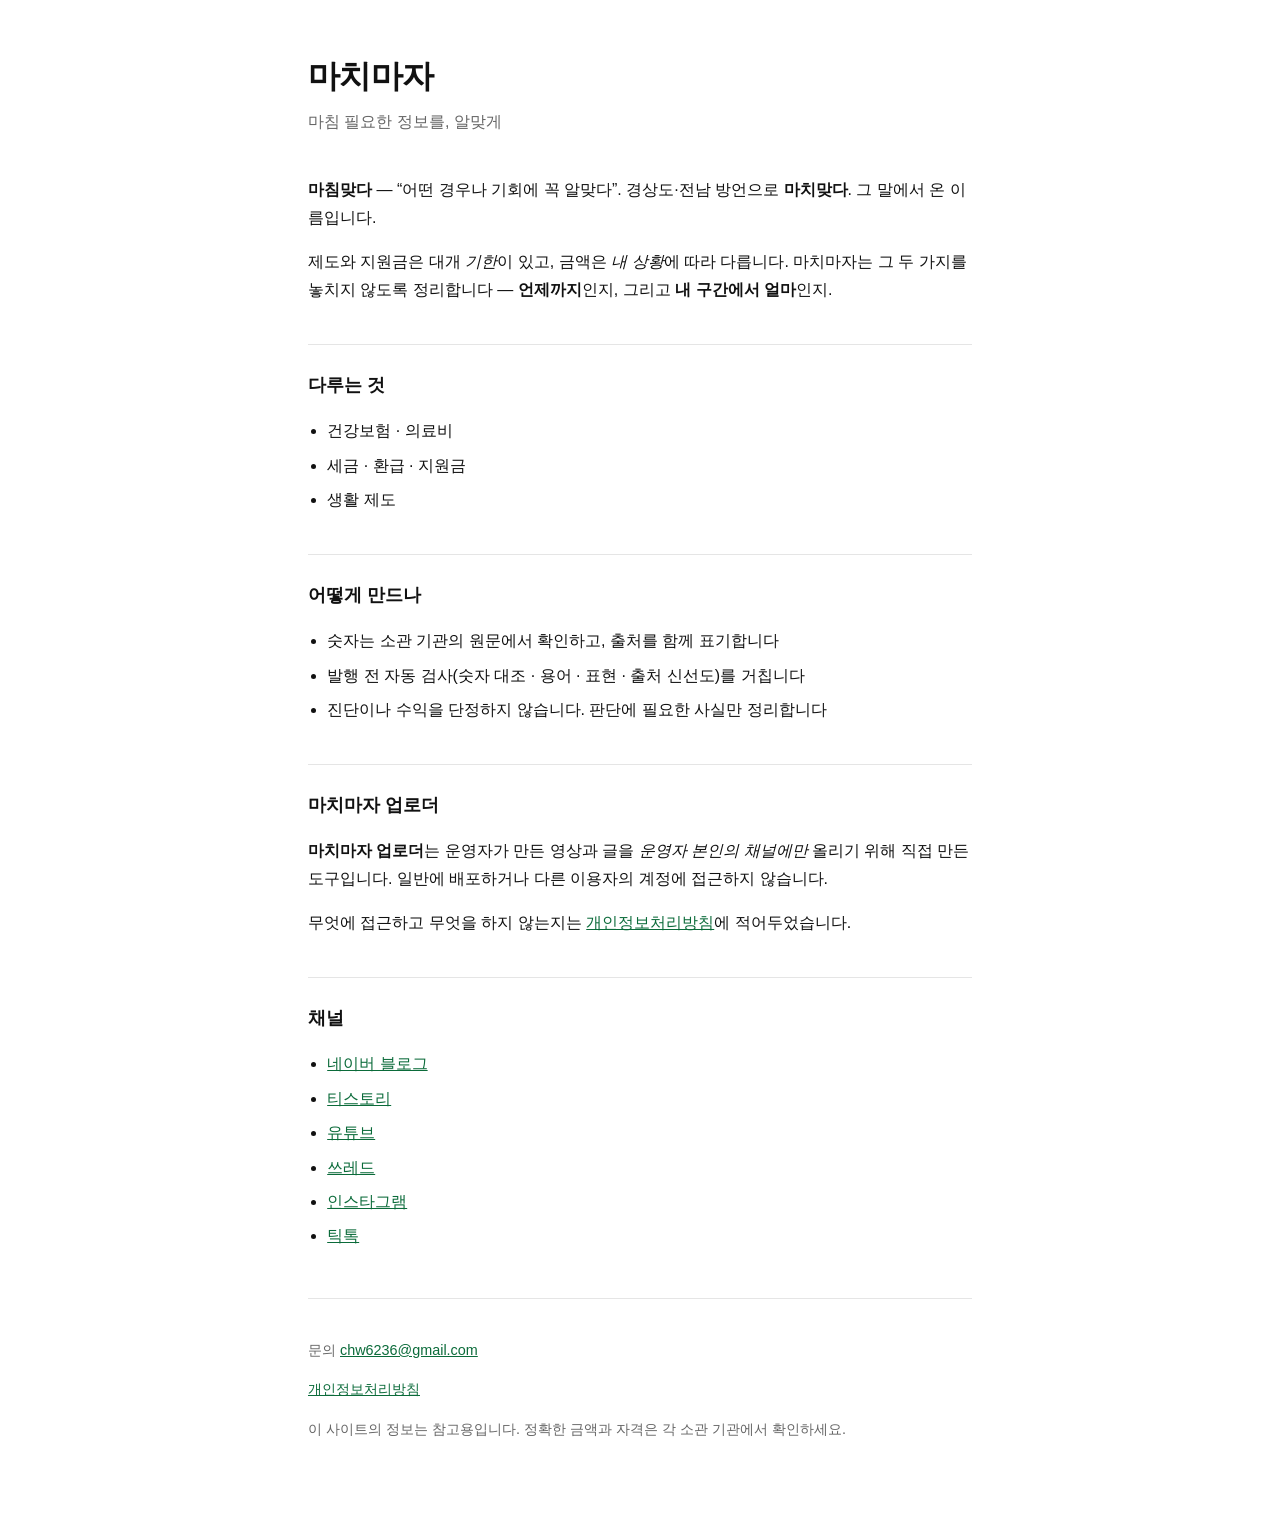
<file: docs/index.html>
<!doctype html>
<html lang="ko">
<meta charset="utf-8">
<meta name="viewport" content="width=device-width,initial-scale=1">
<title>마치마자 — 마침 필요한 정보를, 알맞게</title>
<style>
  :root{--bg:#fff;--fg:#111;--muted:#666;--line:#e5e5e5;--accent:#0b6b3a}
  @media (prefers-color-scheme:dark){
    :root{--bg:#111;--fg:#eee;--muted:#999;--line:#2a2a2a;--accent:#4ade80}}
  *{box-sizing:border-box}
  body{margin:0;background:var(--bg);color:var(--fg);
    font:16px/1.75 -apple-system,BlinkMacSystemFont,"Apple SD Gothic Neo",
    "Malgun Gothic","Noto Sans KR",sans-serif}
  main{max-width:44rem;margin:0 auto;padding:3rem 1.25rem 5rem}
  h1{font-size:2rem;margin:0 0 .25rem;letter-spacing:-.02em}
  .tag{color:var(--muted);margin:0 0 2.5rem}
  h2{font-size:1.15rem;margin:2.5rem 0 .75rem;padding-top:1.5rem;
    border-top:1px solid var(--line)}
  ul{padding-left:1.2rem}
  li{margin:.4rem 0}
  a{color:var(--accent)}
  footer{margin-top:3rem;padding-top:1.5rem;border-top:1px solid var(--line);
    color:var(--muted);font-size:.9rem}
</style>
<main>
  <h1>마치마자</h1>
  <p class="tag">마침 필요한 정보를, 알맞게</p>

  <p><strong>마침맞다</strong> — “어떤 경우나 기회에 꼭 알맞다”. 경상도·전남 방언으로
  <strong>마치맞다</strong>. 그 말에서 온 이름입니다.</p>

  <p>제도와 지원금은 대개 <em>기한</em>이 있고, 금액은 <em>내 상황</em>에 따라 다릅니다.
  마치마자는 그 두 가지를 놓치지 않도록 정리합니다 —
  <strong>언제까지</strong>인지, 그리고 <strong>내 구간에서 얼마</strong>인지.</p>

  <h2>다루는 것</h2>
  <ul>
    <li>건강보험 · 의료비</li>
    <li>세금 · 환급 · 지원금</li>
    <li>생활 제도</li>
  </ul>

  <h2>어떻게 만드나</h2>
  <ul>
    <li>숫자는 소관 기관의 원문에서 확인하고, 출처를 함께 표기합니다</li>
    <li>발행 전 자동 검사(숫자 대조 · 용어 · 표현 · 출처 신선도)를 거칩니다</li>
    <li>진단이나 수익을 단정하지 않습니다. 판단에 필요한 사실만 정리합니다</li>
  </ul>

  <h2>마치마자 업로더</h2>
  <p><strong>마치마자 업로더</strong>는 운영자가 만든 영상과 글을
  <em>운영자 본인의 채널에만</em> 올리기 위해 직접 만든 도구입니다.
  일반에 배포하거나 다른 이용자의 계정에 접근하지 않습니다.</p>
  <p>무엇에 접근하고 무엇을 하지 않는지는
  <a href="privacy.html">개인정보처리방침</a>에 적어두었습니다.</p>

  <h2>채널</h2>
  <ul>
    <li><a href="https://blog.naver.com/machimaza">네이버 블로그</a></li>
    <li><a href="https://machimaza.tistory.com">티스토리</a></li>
    <li><a href="https://www.youtube.com/@machimaza">유튜브</a></li>
    <li><a href="https://www.threads.net/@machi_maza">쓰레드</a></li>
    <li><a href="https://www.instagram.com/machi_maza/">인스타그램</a></li>
    <li><a href="https://www.tiktok.com/@machimaza">틱톡</a></li>
  </ul>

  <footer>
    <p>문의 <a href="mailto:chw6236@gmail.com">chw6236@gmail.com</a></p>
    <p><a href="privacy.html">개인정보처리방침</a></p>
    <p>이 사이트의 정보는 참고용입니다. 정확한 금액과 자격은 각 소관 기관에서 확인하세요.</p>
  </footer>
</main>
</html>
</file>
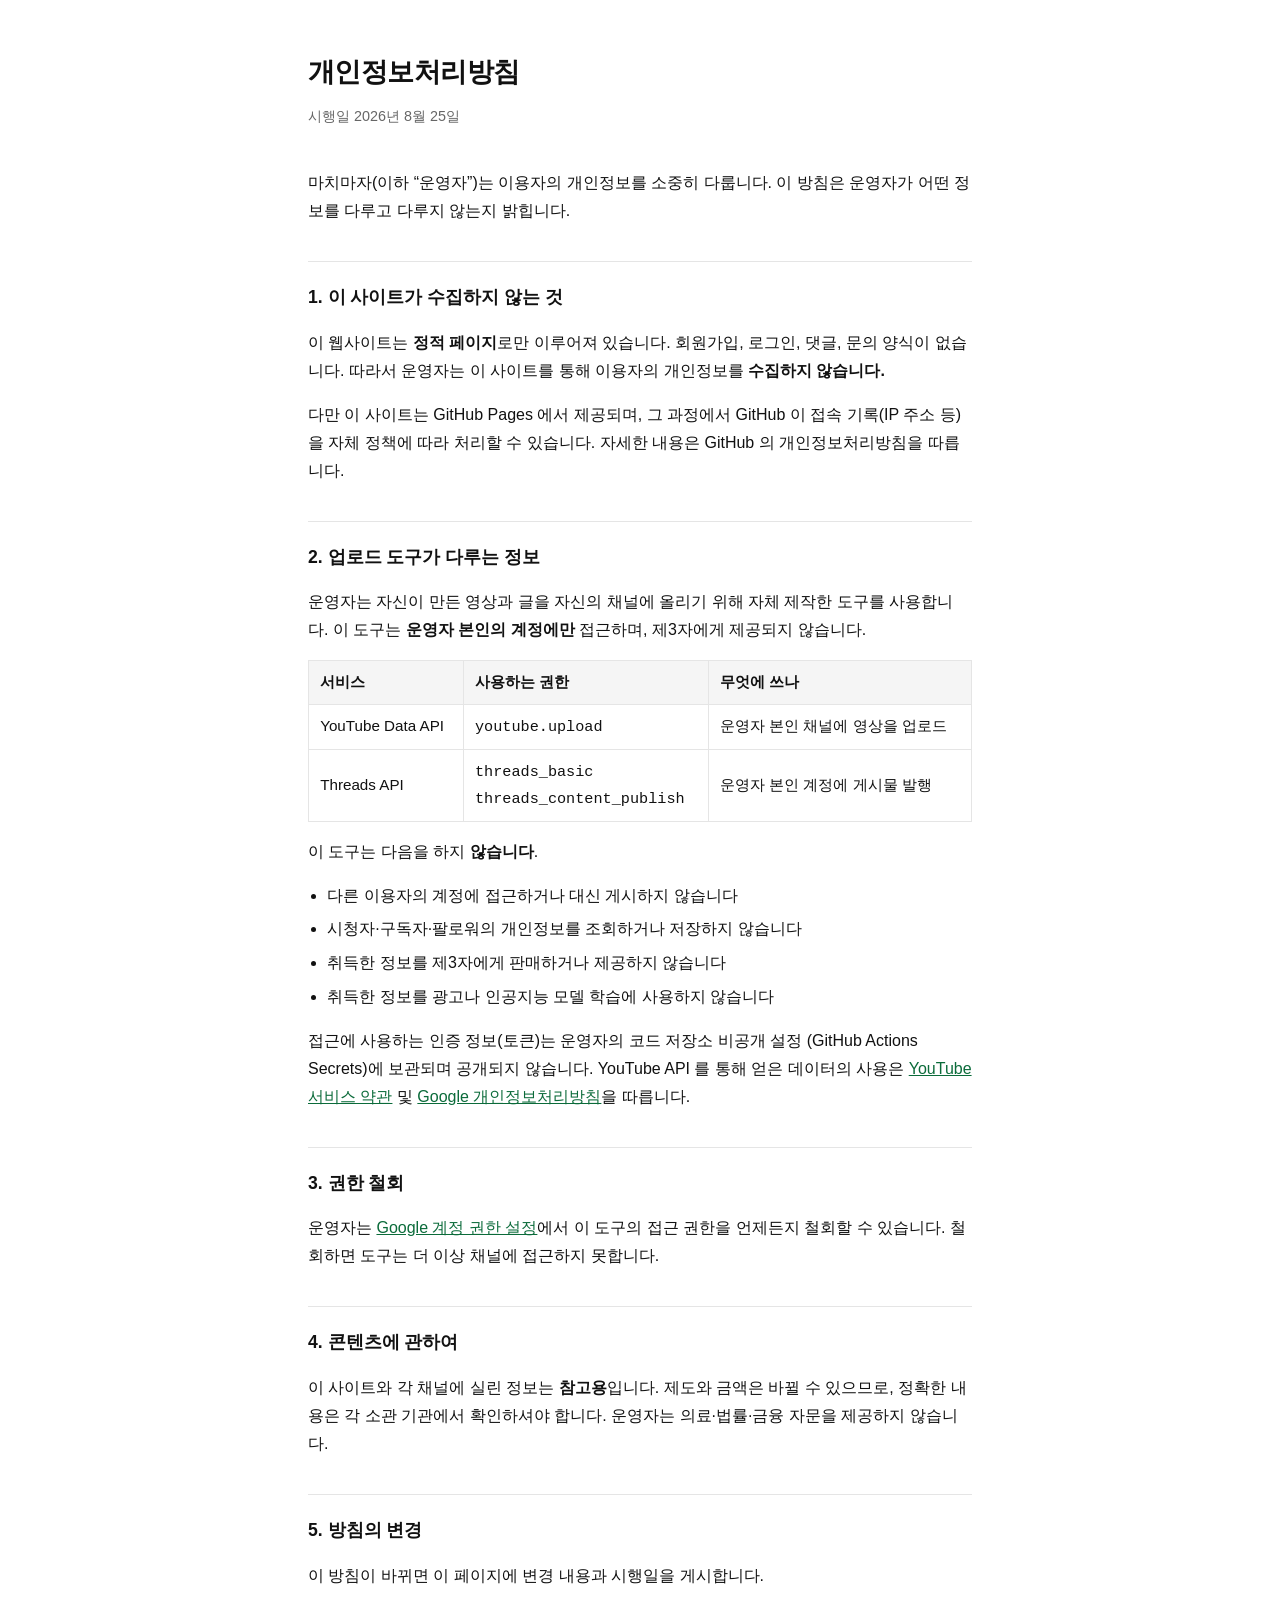
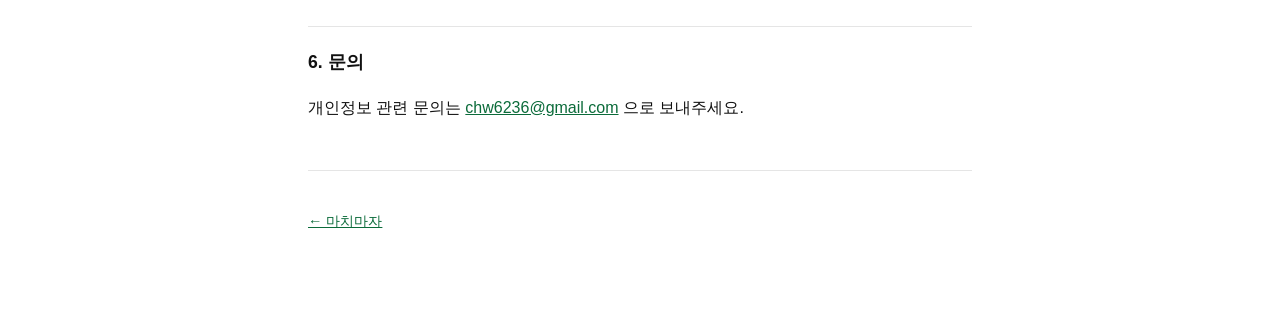
<file: docs/privacy.html>
<!doctype html>
<html lang="ko">
<meta charset="utf-8">
<meta name="viewport" content="width=device-width,initial-scale=1">
<title>개인정보처리방침 — 마치마자</title>
<style>
  :root{--bg:#fff;--fg:#111;--muted:#666;--line:#e5e5e5;--accent:#0b6b3a}
  @media (prefers-color-scheme:dark){
    :root{--bg:#111;--fg:#eee;--muted:#999;--line:#2a2a2a;--accent:#4ade80}}
  *{box-sizing:border-box}
  body{margin:0;background:var(--bg);color:var(--fg);
    font:16px/1.75 -apple-system,BlinkMacSystemFont,"Apple SD Gothic Neo",
    "Malgun Gothic","Noto Sans KR",sans-serif}
  main{max-width:44rem;margin:0 auto;padding:3rem 1.25rem 5rem}
  h1{font-size:1.7rem;margin:0 0 .5rem;letter-spacing:-.02em}
  .date{color:var(--muted);margin:0 0 2.5rem;font-size:.9rem}
  h2{font-size:1.1rem;margin:2.25rem 0 .6rem;padding-top:1.25rem;
    border-top:1px solid var(--line)}
  ul{padding-left:1.2rem}
  li{margin:.35rem 0}
  a{color:var(--accent)}
  table{border-collapse:collapse;width:100%;margin:1rem 0;font-size:.95rem}
  th,td{border:1px solid var(--line);padding:.5rem .7rem;text-align:left}
  th{background:rgba(128,128,128,.08)}
  footer{margin-top:3rem;padding-top:1.5rem;border-top:1px solid var(--line);
    color:var(--muted);font-size:.9rem}
</style>
<main>
  <h1>개인정보처리방침</h1>
  <p class="date">시행일 2026년 8월 25일</p>

  <p>마치마자(이하 “운영자”)는 이용자의 개인정보를 소중히 다룹니다.
  이 방침은 운영자가 어떤 정보를 다루고 다루지 않는지 밝힙니다.</p>

  <h2>1. 이 사이트가 수집하지 않는 것</h2>
  <p>이 웹사이트는 <strong>정적 페이지</strong>로만 이루어져 있습니다.
  회원가입, 로그인, 댓글, 문의 양식이 없습니다.
  따라서 운영자는 이 사이트를 통해 이용자의 개인정보를
  <strong>수집하지 않습니다.</strong></p>
  <p>다만 이 사이트는 GitHub Pages 에서 제공되며, 그 과정에서 GitHub 이
  접속 기록(IP 주소 등)을 자체 정책에 따라 처리할 수 있습니다.
  자세한 내용은 GitHub 의 개인정보처리방침을 따릅니다.</p>

  <h2>2. 업로드 도구가 다루는 정보</h2>
  <p>운영자는 자신이 만든 영상과 글을 자신의 채널에 올리기 위해
  자체 제작한 도구를 사용합니다. 이 도구는 <strong>운영자 본인의 계정에만</strong>
  접근하며, 제3자에게 제공되지 않습니다.</p>

  <table>
    <tr><th>서비스</th><th>사용하는 권한</th><th>무엇에 쓰나</th></tr>
    <tr>
      <td>YouTube Data API</td>
      <td><code>youtube.upload</code></td>
      <td>운영자 본인 채널에 영상을 업로드</td>
    </tr>
    <tr>
      <td>Threads API</td>
      <td><code>threads_basic</code><br><code>threads_content_publish</code></td>
      <td>운영자 본인 계정에 게시물 발행</td>
    </tr>
  </table>

  <p>이 도구는 다음을 하지 <strong>않습니다</strong>.</p>
  <ul>
    <li>다른 이용자의 계정에 접근하거나 대신 게시하지 않습니다</li>
    <li>시청자·구독자·팔로워의 개인정보를 조회하거나 저장하지 않습니다</li>
    <li>취득한 정보를 제3자에게 판매하거나 제공하지 않습니다</li>
    <li>취득한 정보를 광고나 인공지능 모델 학습에 사용하지 않습니다</li>
  </ul>

  <p>접근에 사용하는 인증 정보(토큰)는 운영자의 코드 저장소 비공개 설정
  (GitHub Actions Secrets)에 보관되며 공개되지 않습니다.
  YouTube API 를 통해 얻은 데이터의 사용은
  <a href="https://www.youtube.com/t/terms">YouTube 서비스 약관</a> 및
  <a href="https://policies.google.com/privacy">Google 개인정보처리방침</a>을 따릅니다.</p>

  <h2>3. 권한 철회</h2>
  <p>운영자는 <a href="https://myaccount.google.com/permissions">Google 계정 권한 설정</a>에서
  이 도구의 접근 권한을 언제든지 철회할 수 있습니다.
  철회하면 도구는 더 이상 채널에 접근하지 못합니다.</p>

  <h2>4. 콘텐츠에 관하여</h2>
  <p>이 사이트와 각 채널에 실린 정보는 <strong>참고용</strong>입니다.
  제도와 금액은 바뀔 수 있으므로, 정확한 내용은 각 소관 기관에서 확인하셔야 합니다.
  운영자는 의료·법률·금융 자문을 제공하지 않습니다.</p>

  <h2>5. 방침의 변경</h2>
  <p>이 방침이 바뀌면 이 페이지에 변경 내용과 시행일을 게시합니다.</p>

  <h2>6. 문의</h2>
  <p>개인정보 관련 문의는 <a href="mailto:chw6236@gmail.com">chw6236@gmail.com</a>
  으로 보내주세요.</p>

  <footer>
    <p><a href="index.html">← 마치마자</a></p>
  </footer>
</main>
</html>
</file>
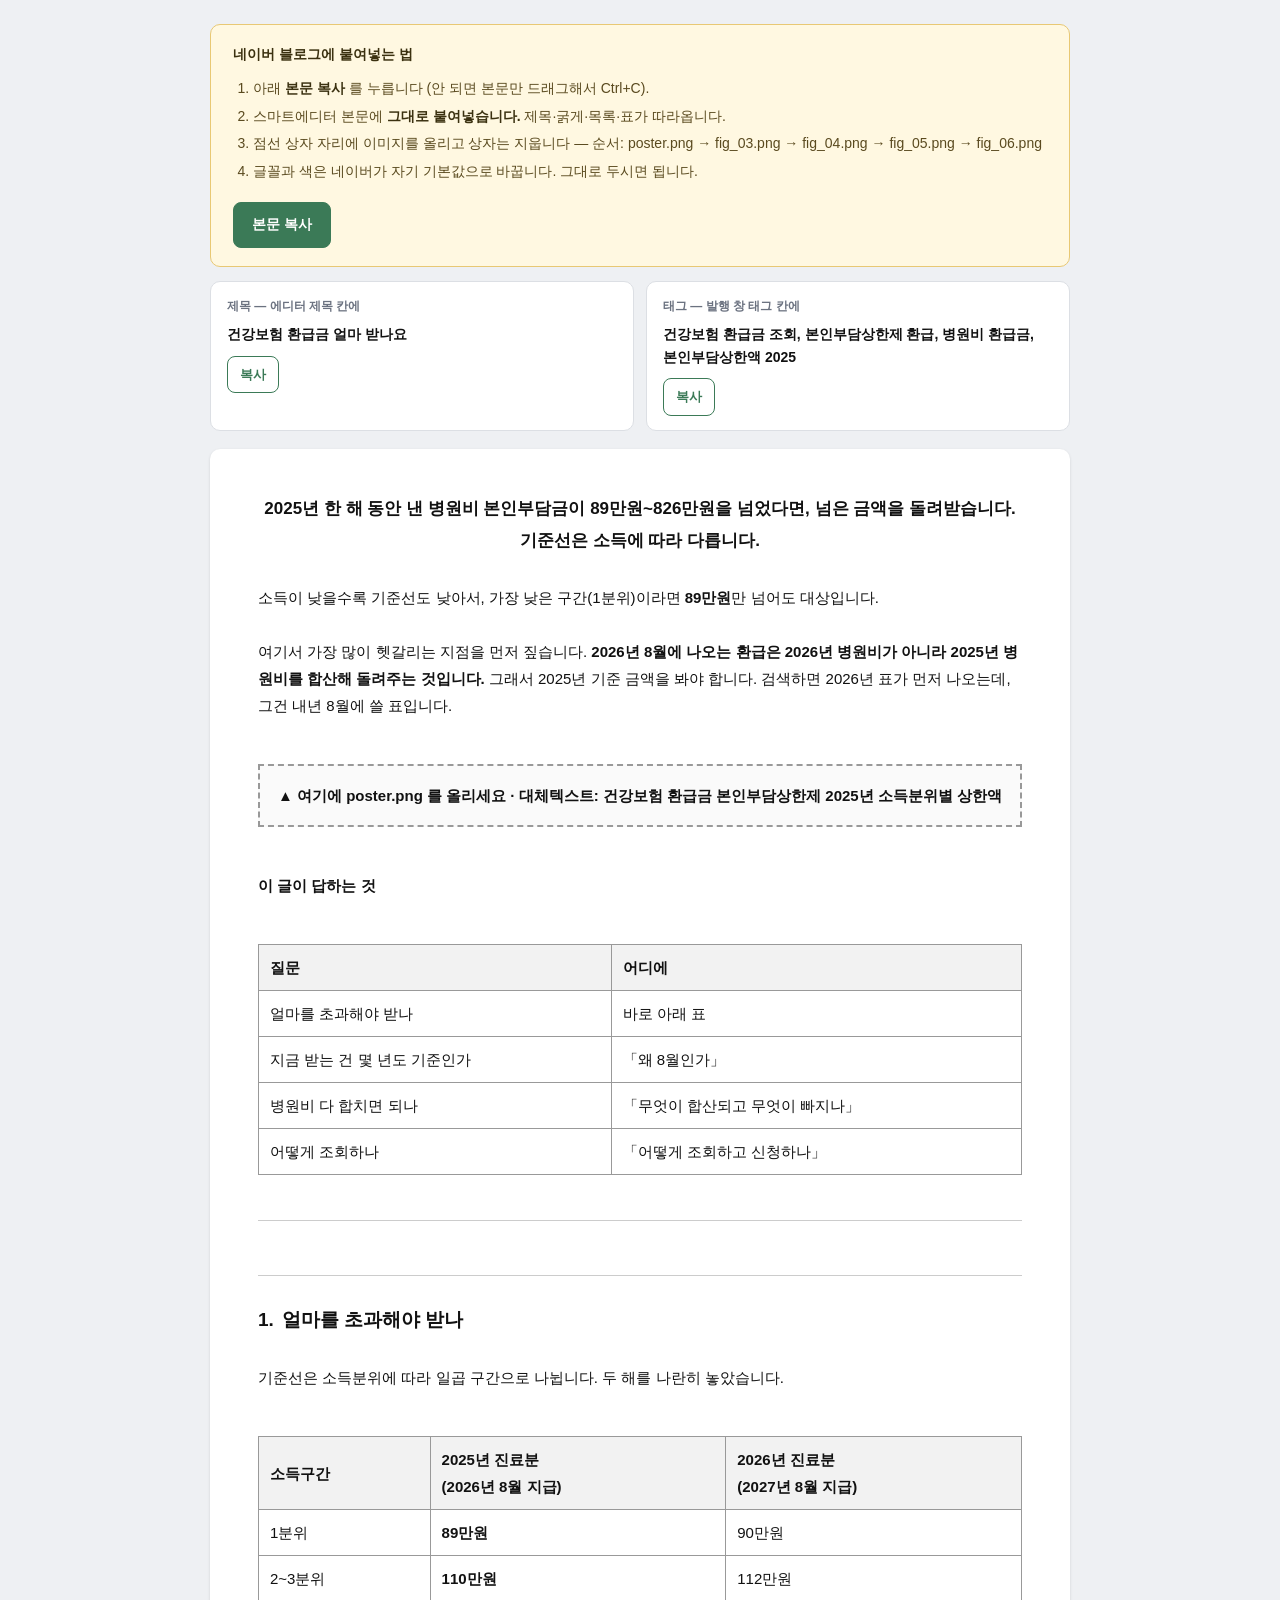
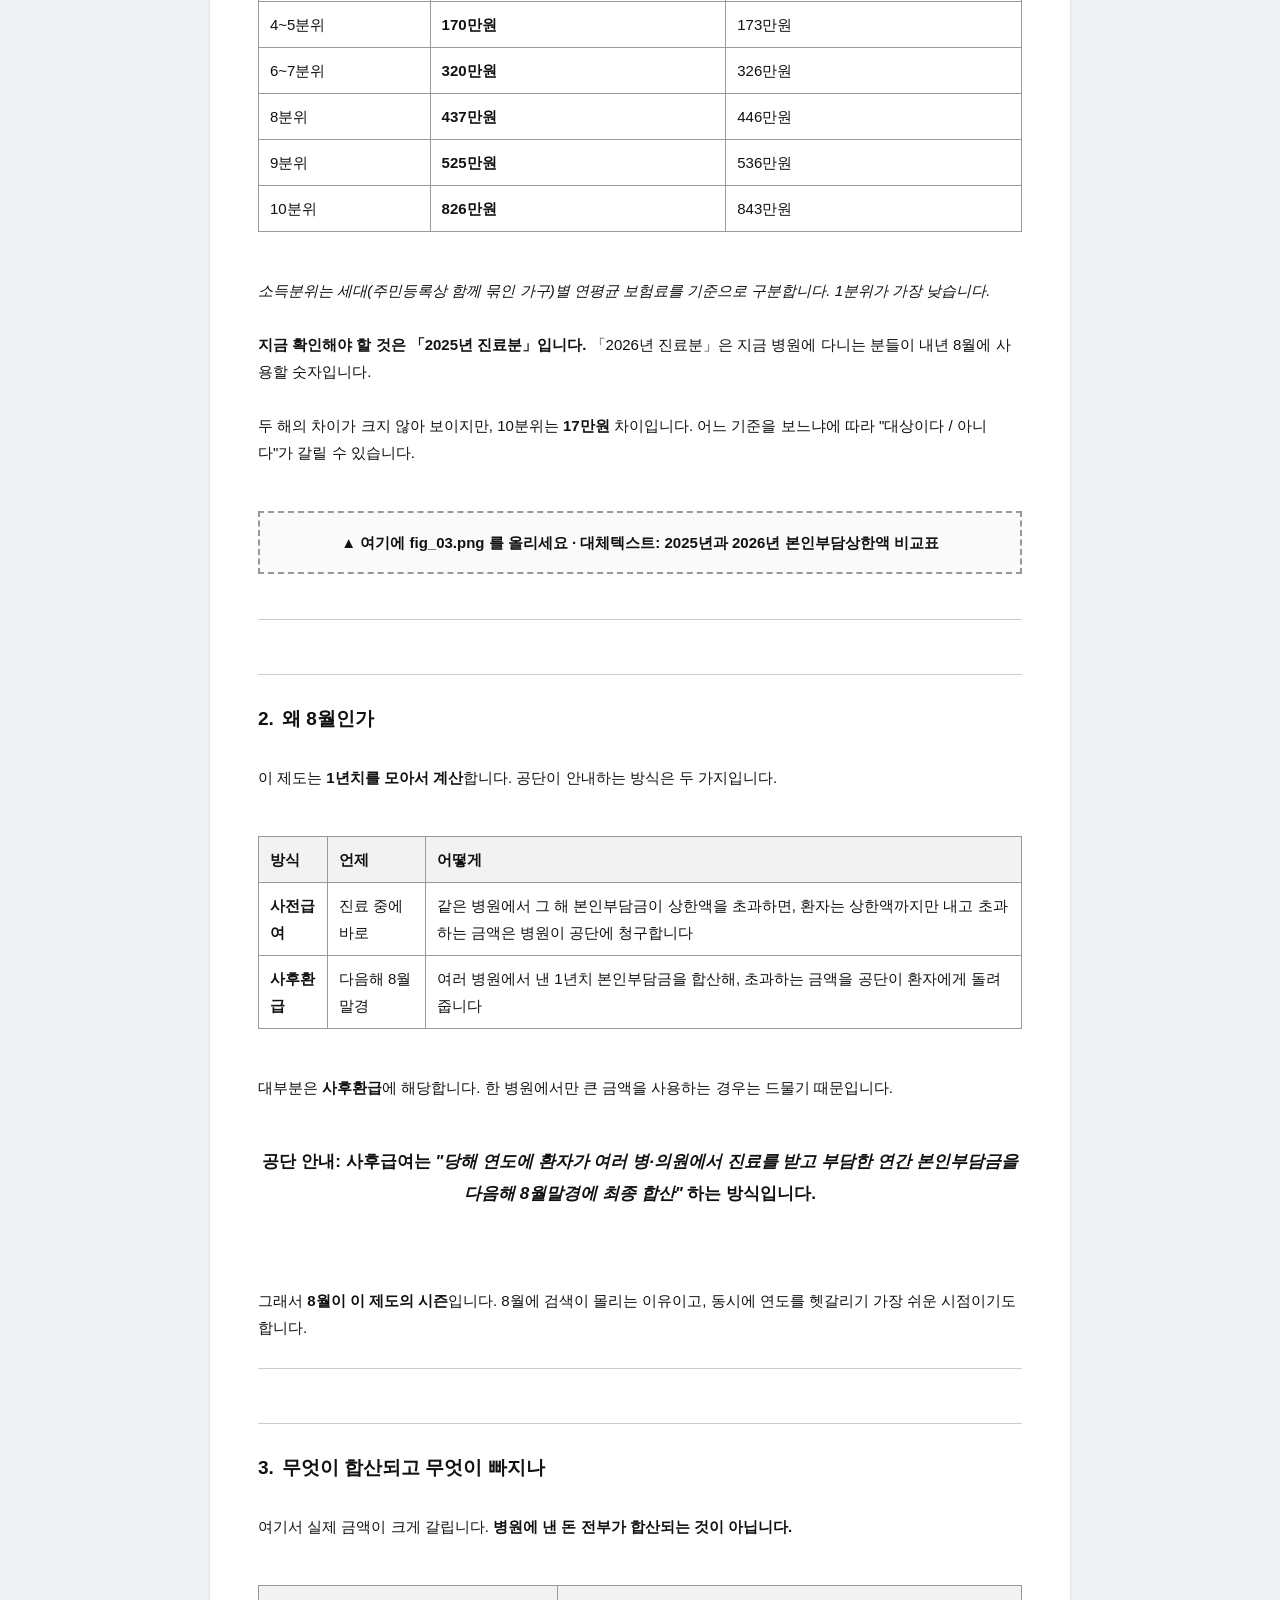
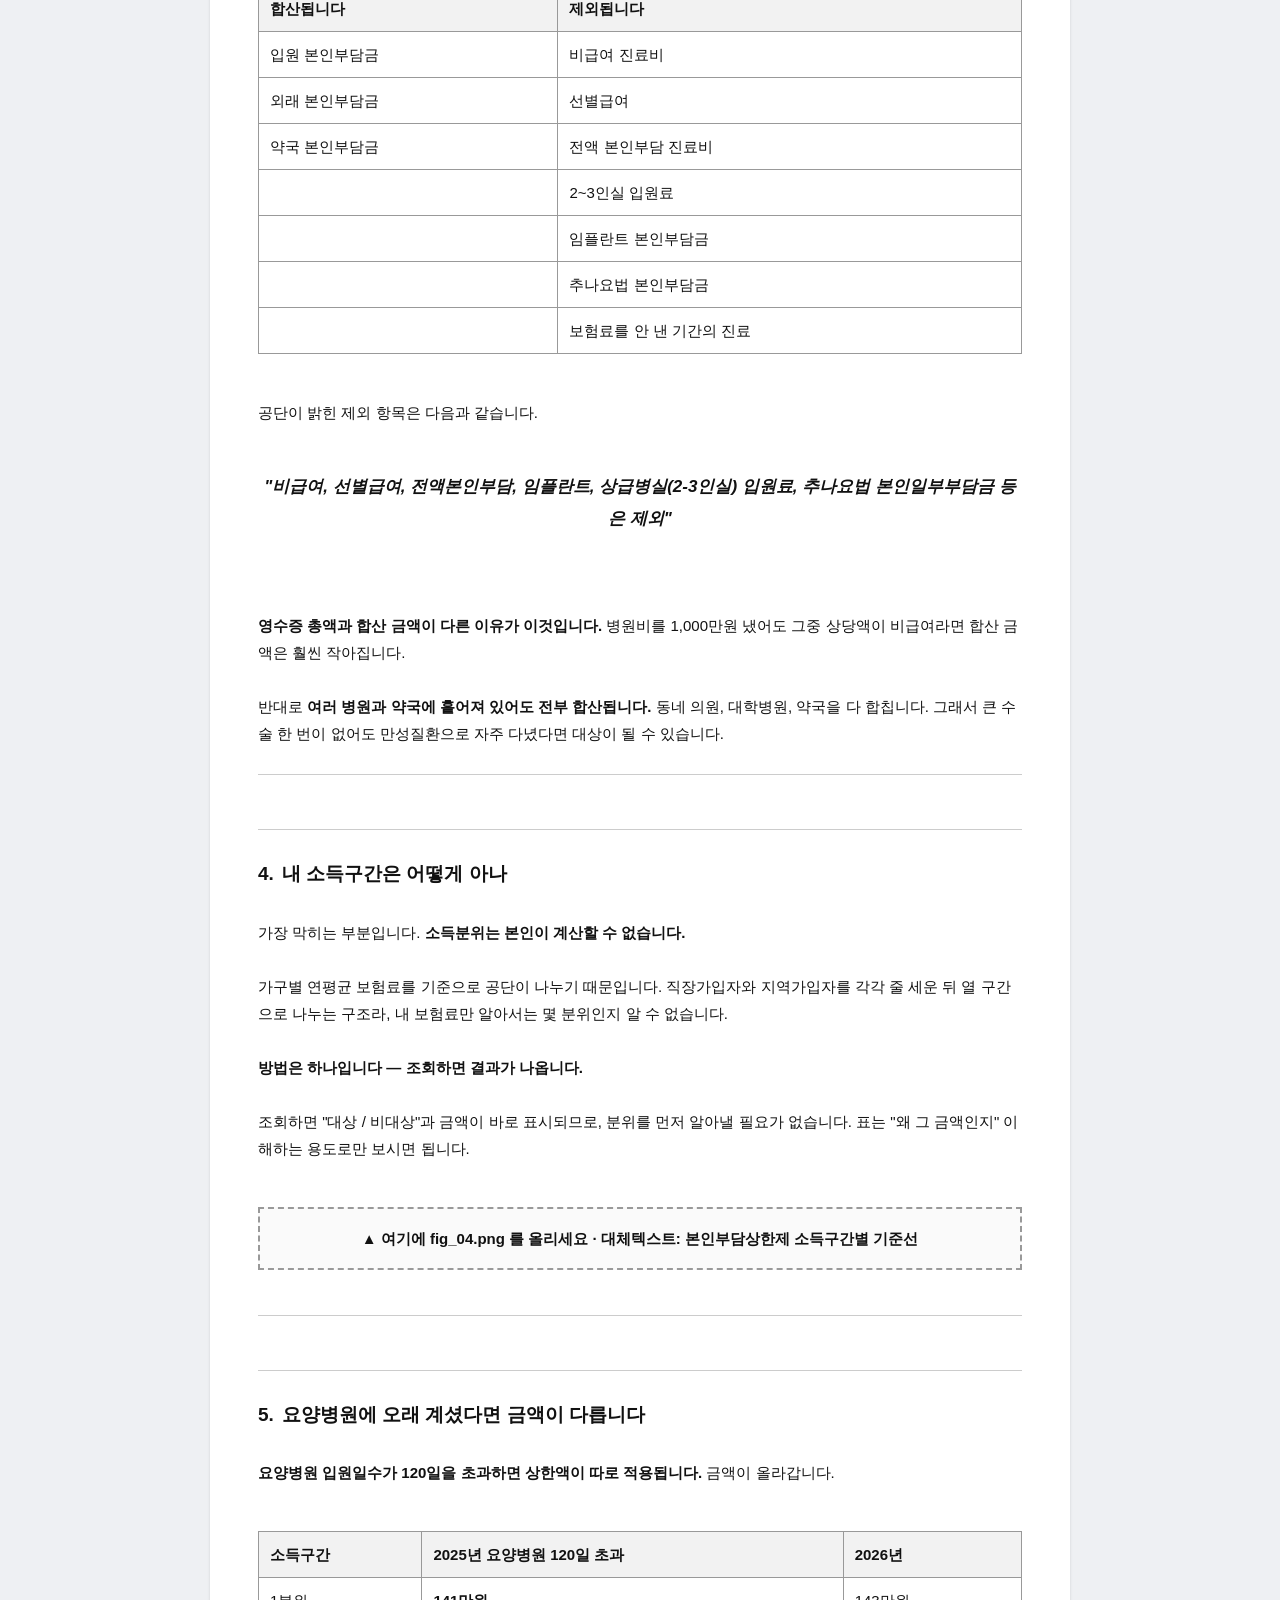
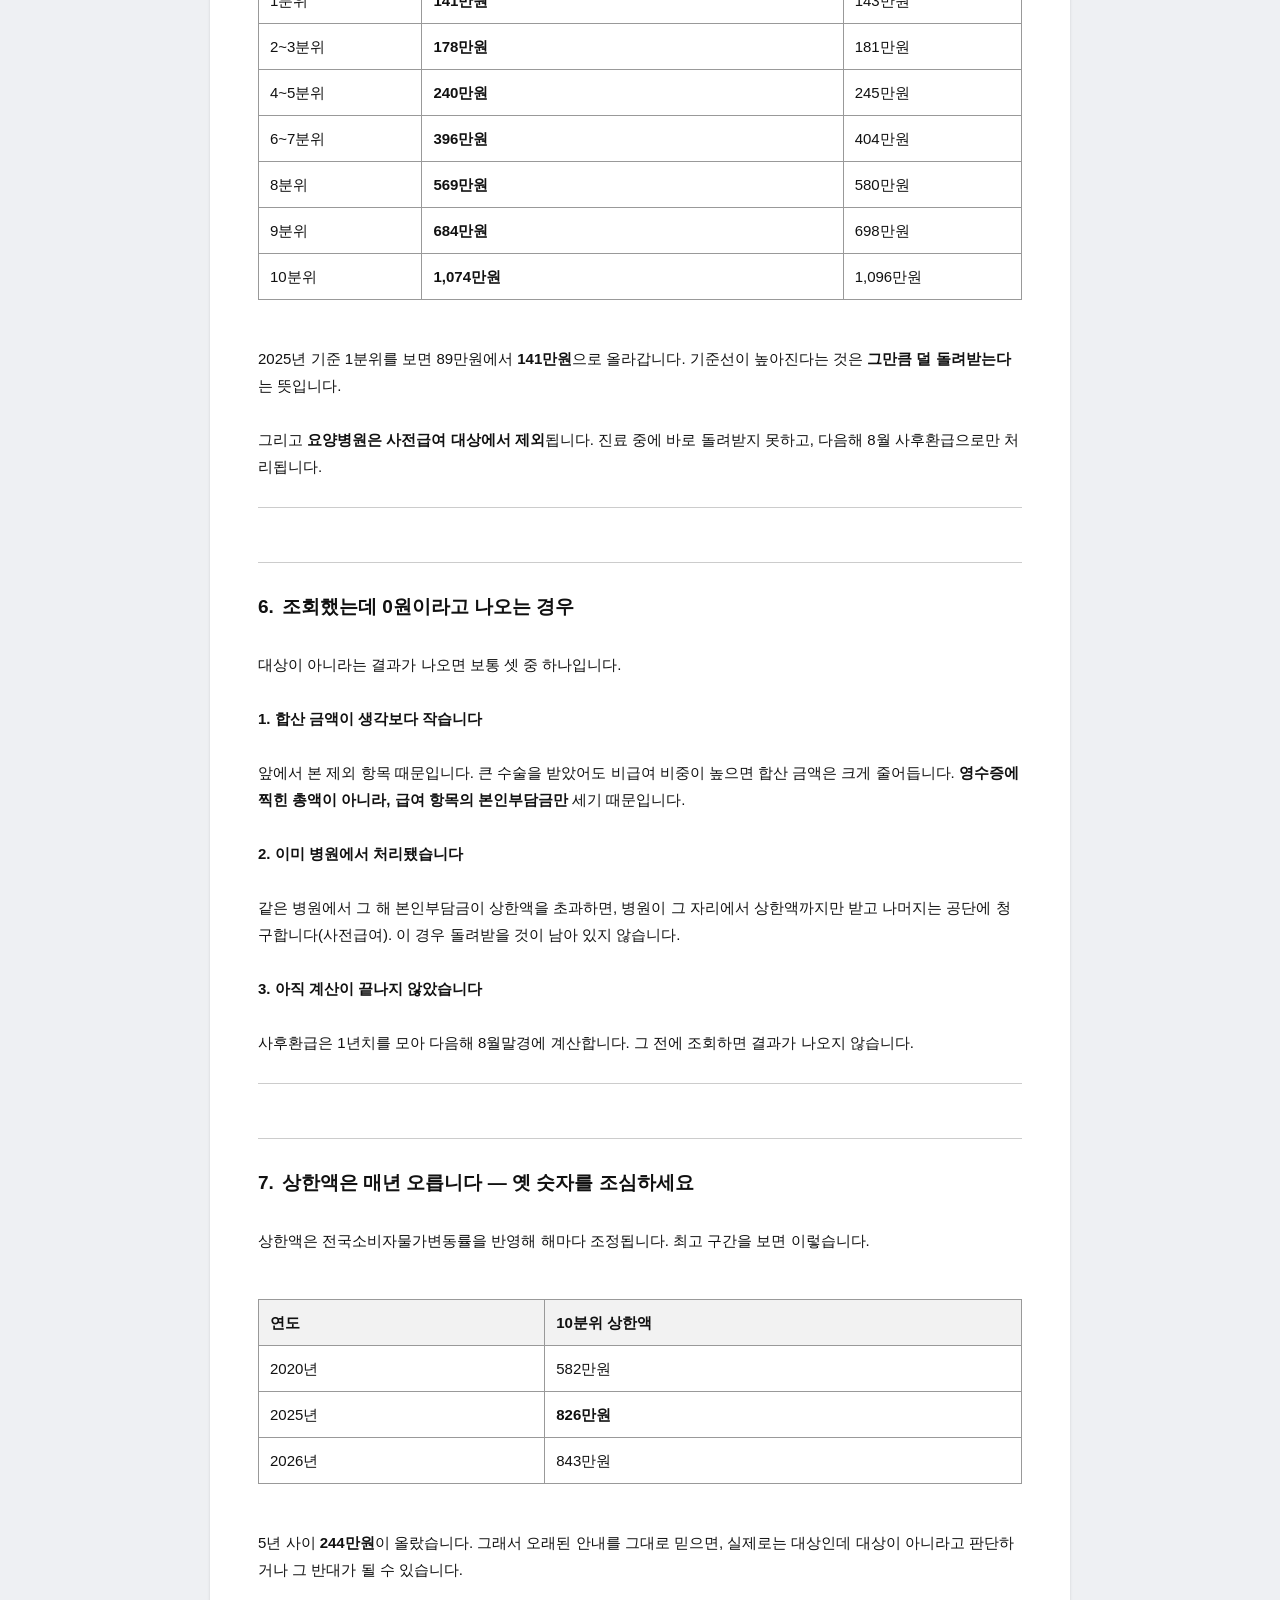
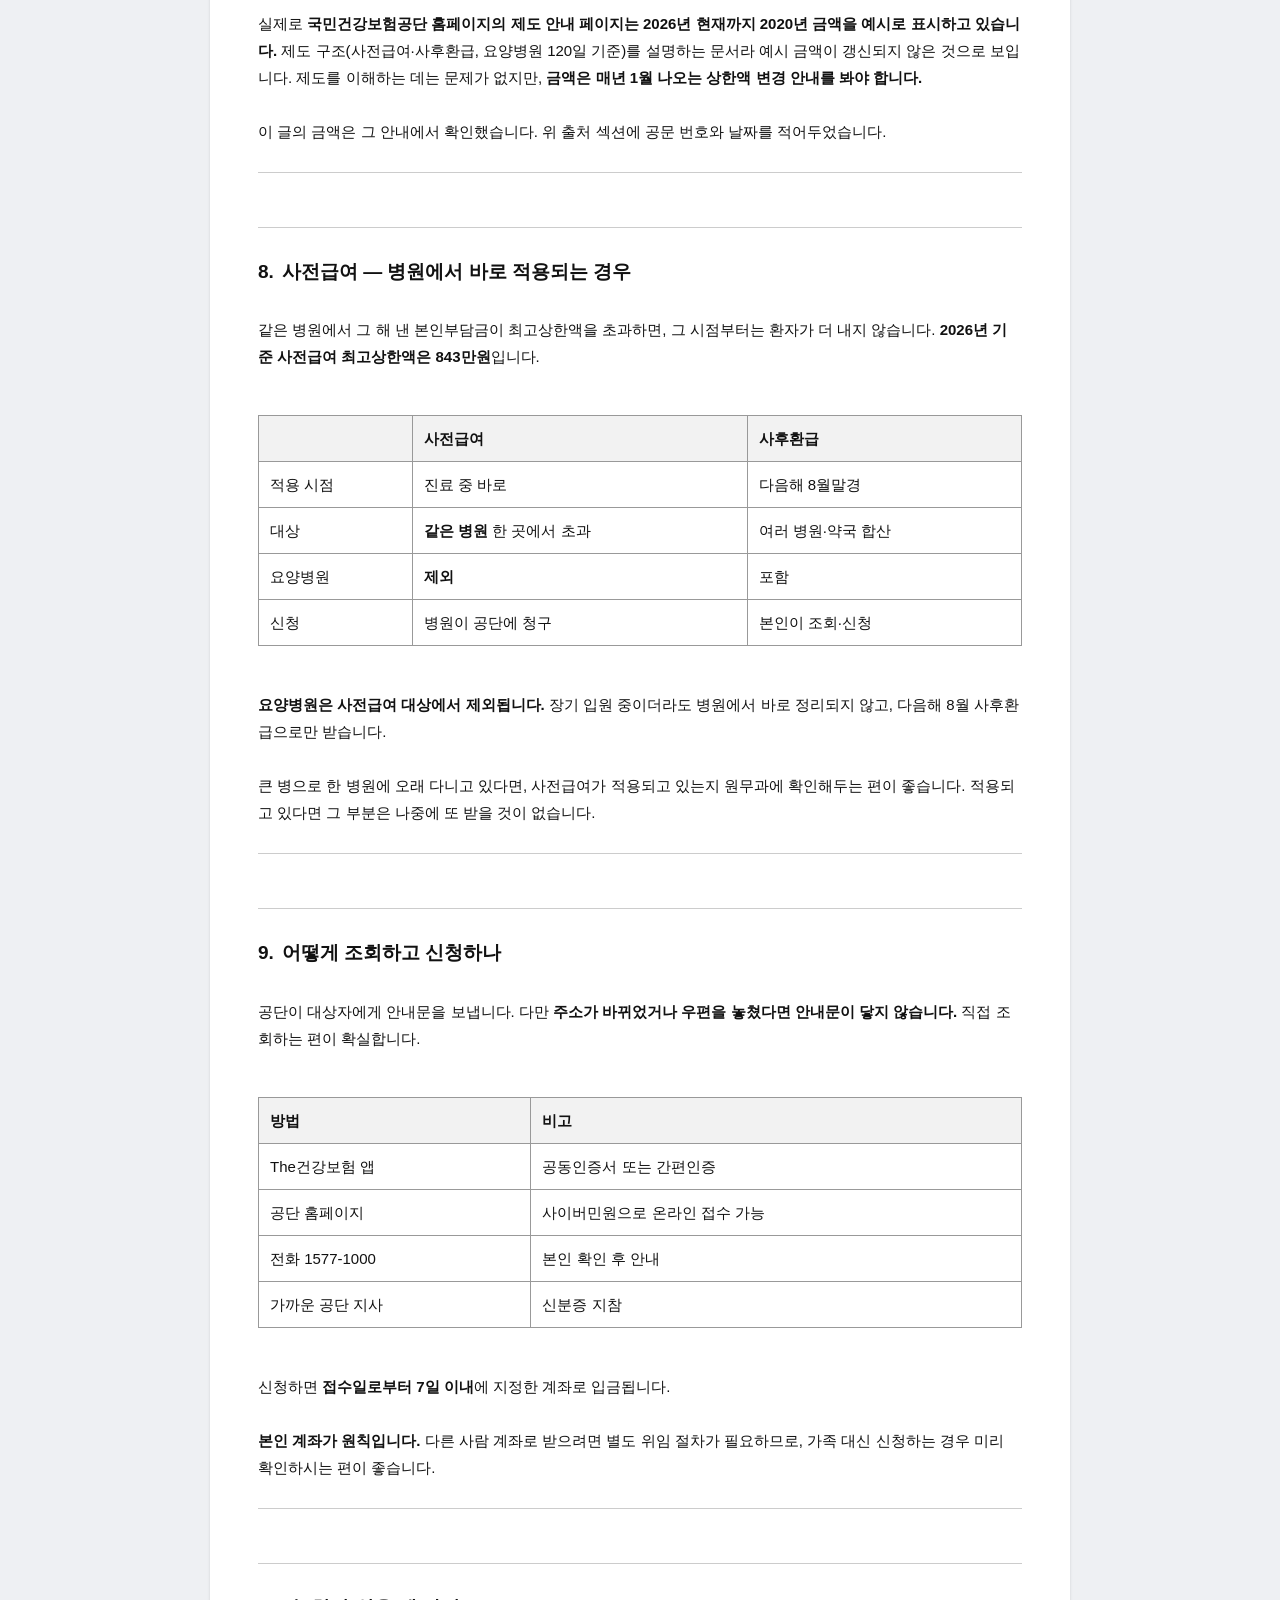
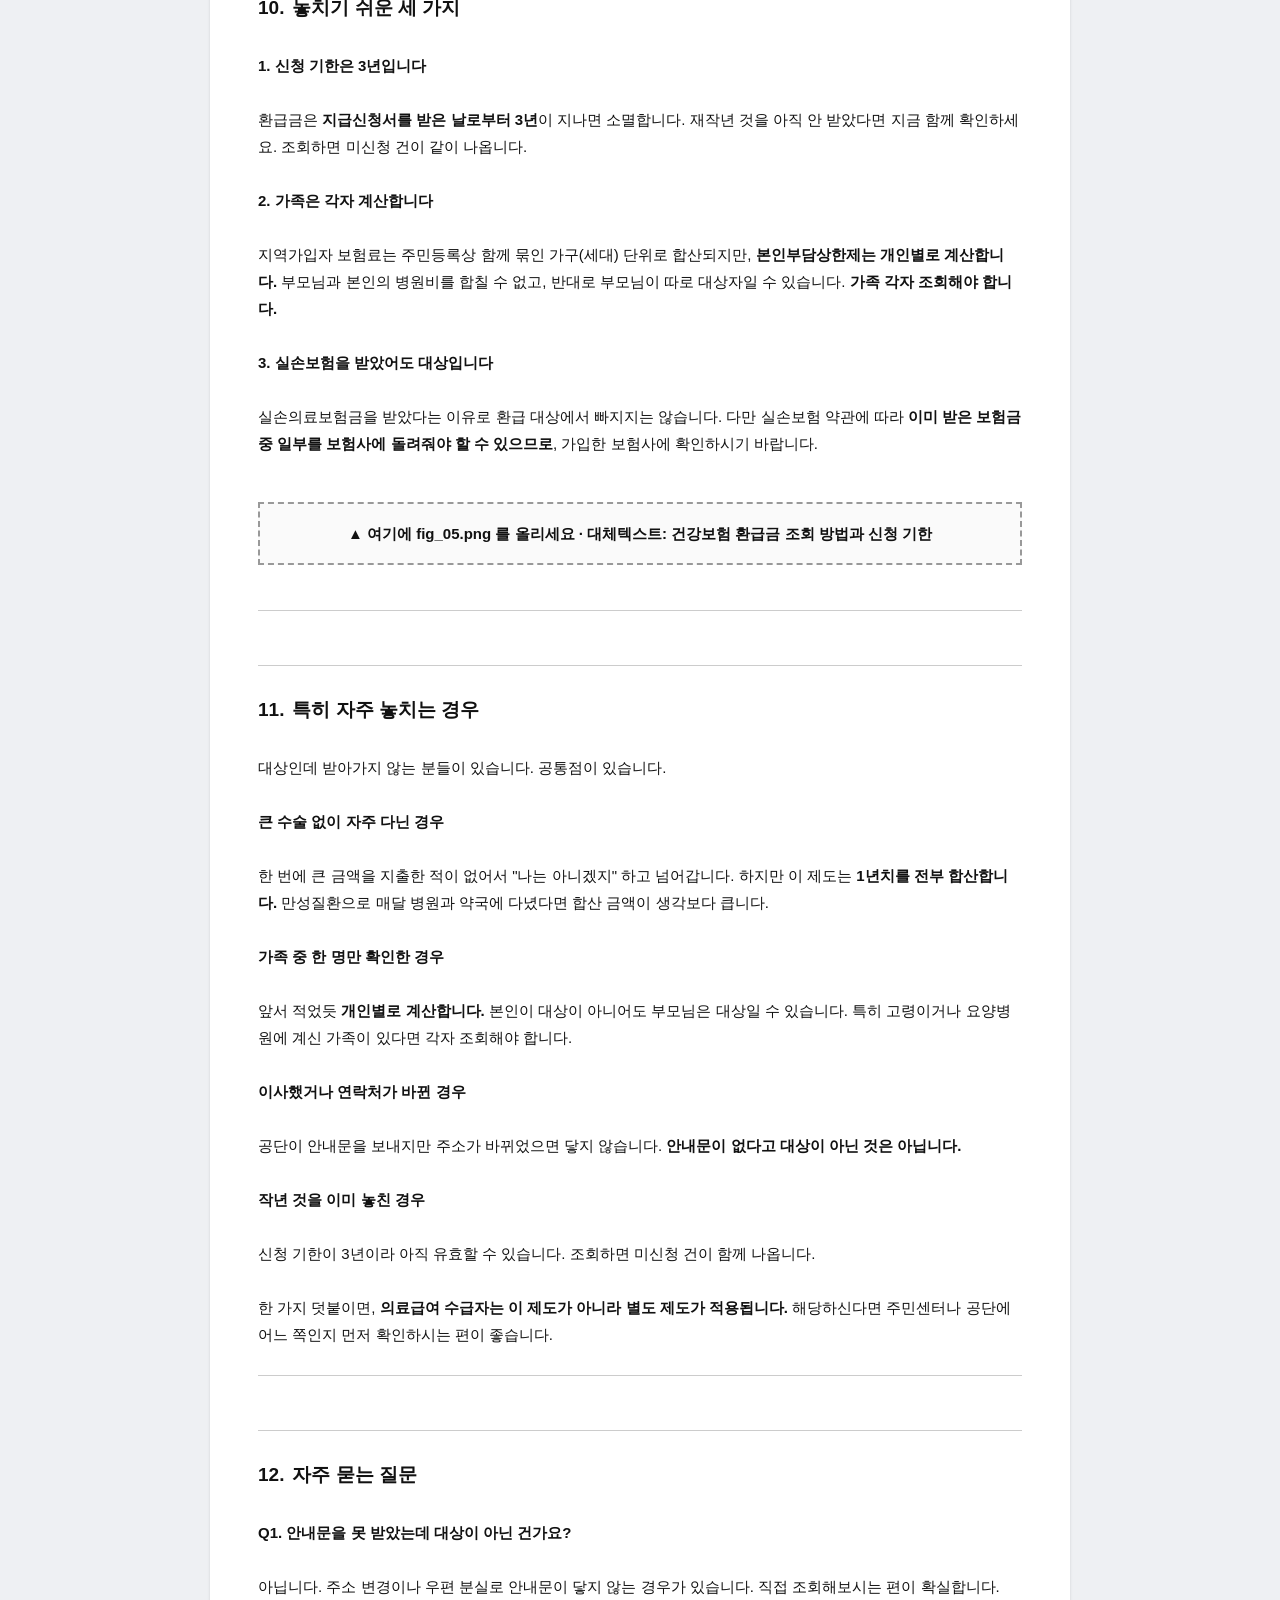
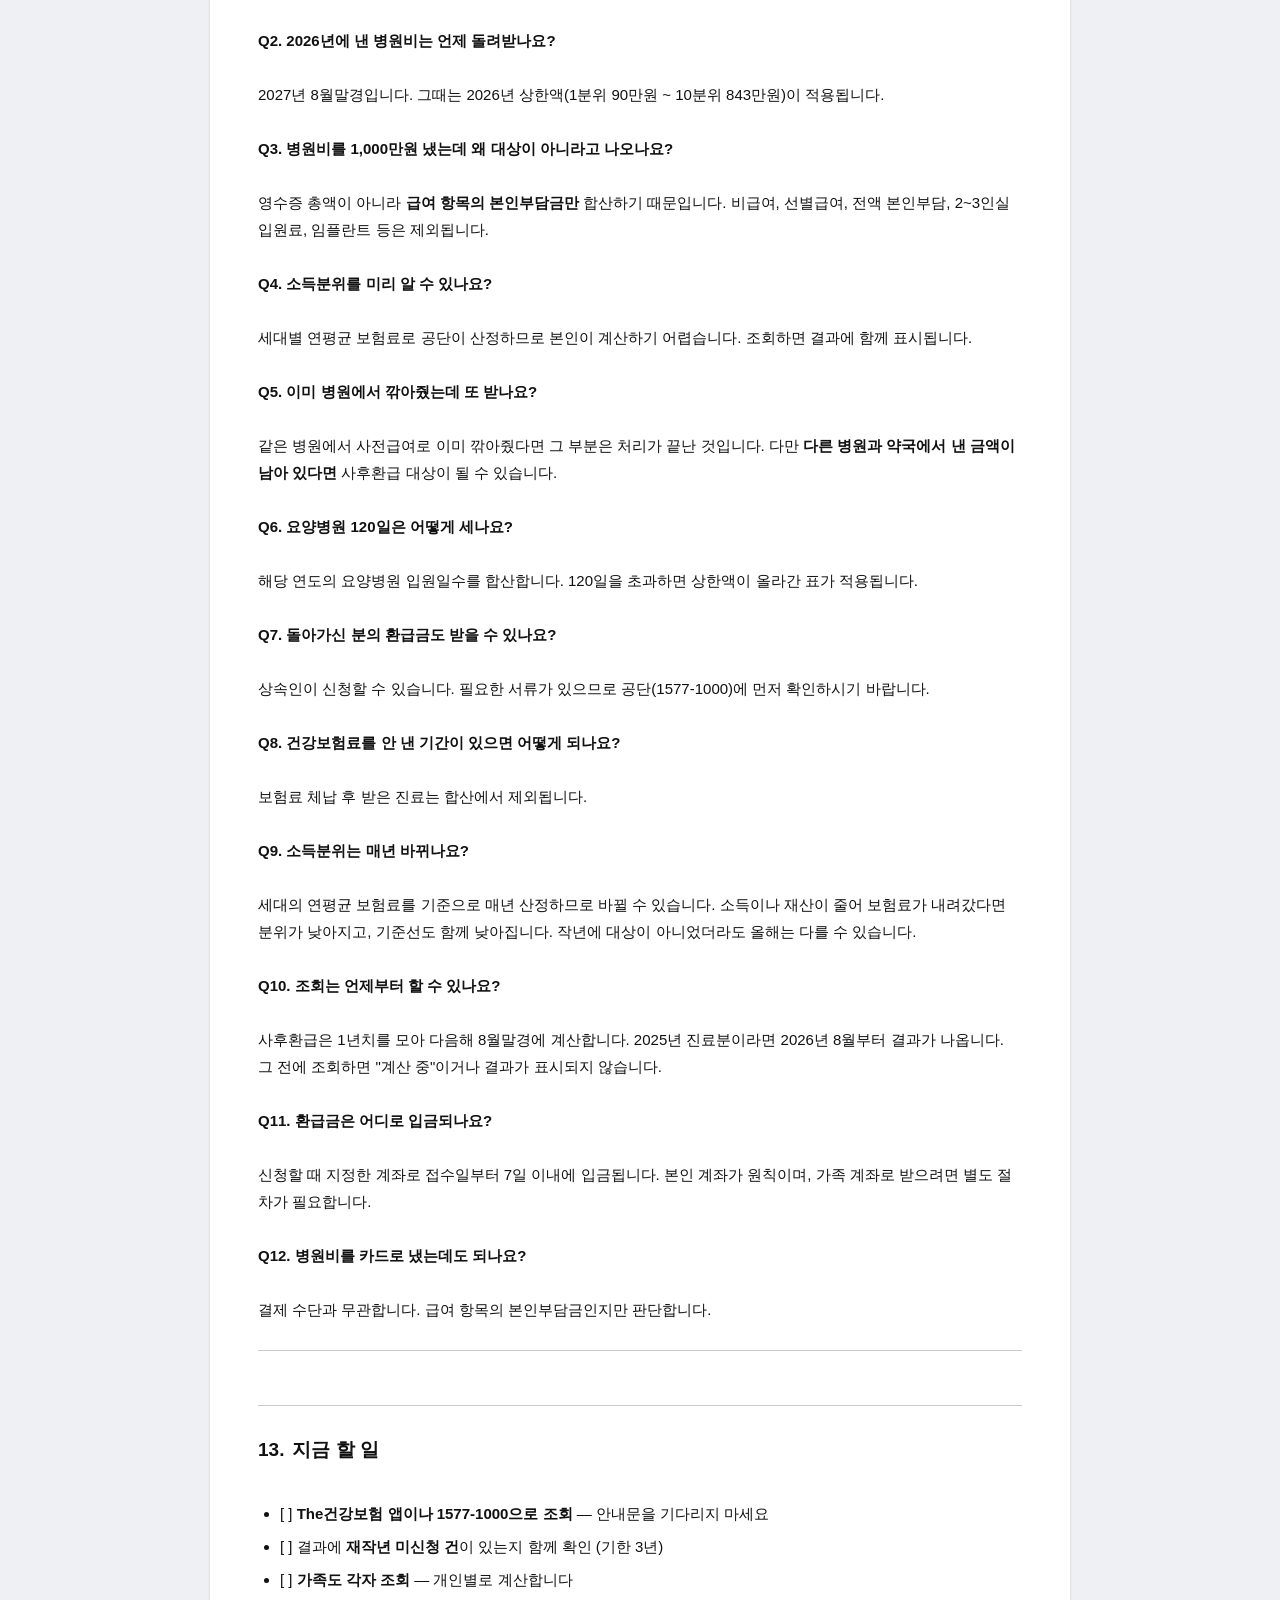
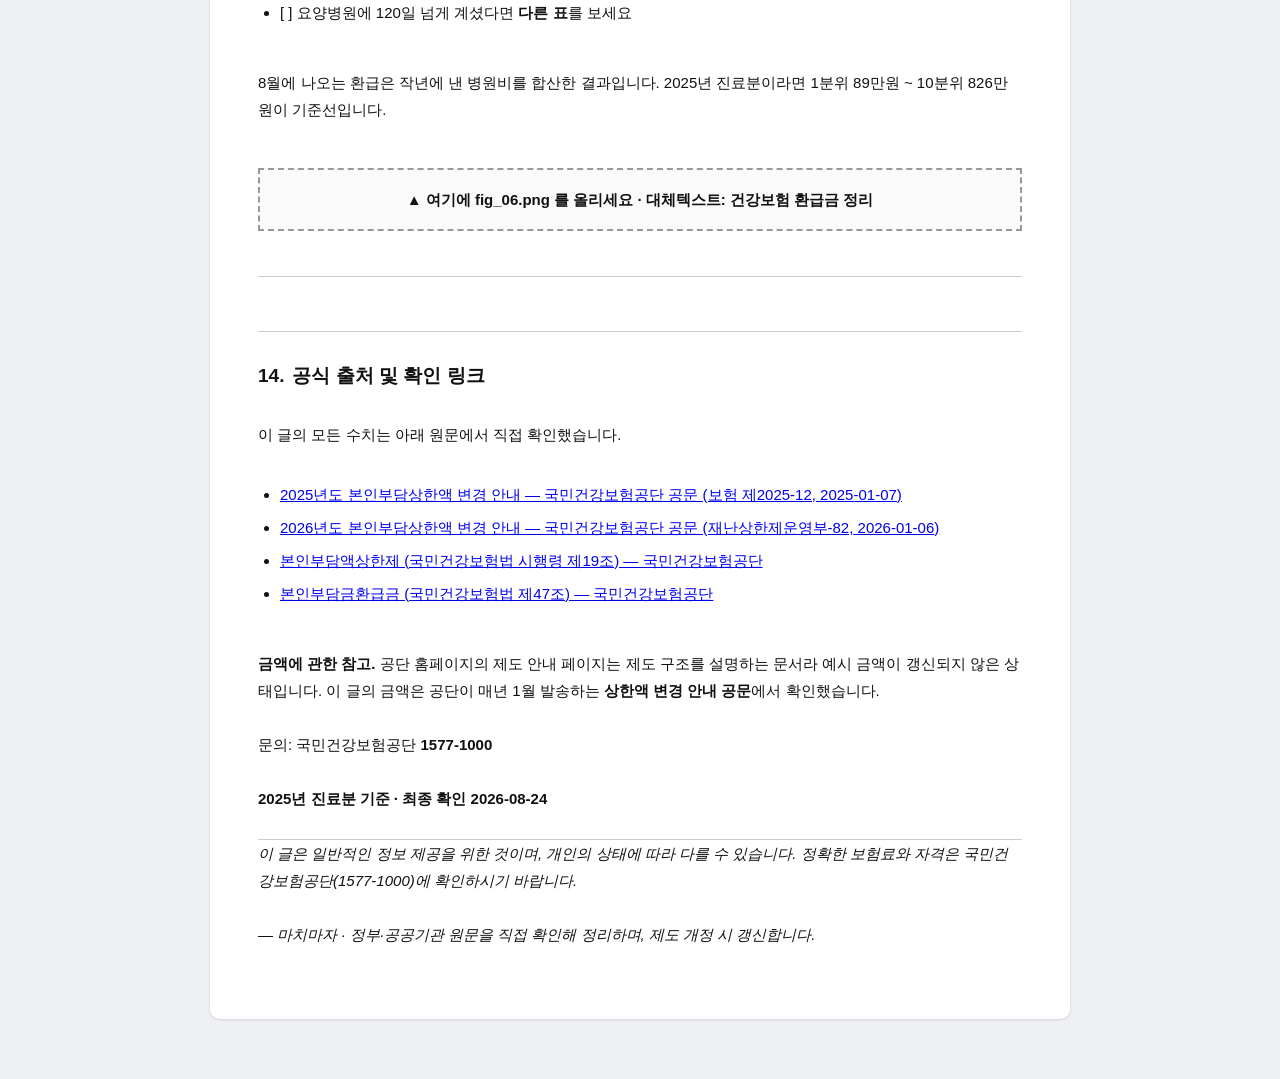
<file: content/2026-08-24-건강보험-환급금/publish/naver.html>
<!doctype html><html lang="ko"><head><meta charset="utf-8"><meta name="viewport" content="width=device-width,initial-scale=1"><title>건강보험 환급금 얼마 받나요 — 네이버 붙여넣기용</title><style>
:root{color-scheme:light}
*{box-sizing:border-box}
body{margin:0;background:#eef0f3;
  font-family:-apple-system,BlinkMacSystemFont,"Apple SD Gothic Neo","Malgun Gothic",
  "Noto Sans KR",sans-serif;color:#111;line-height:1.8}
.guide{max-width:860px;margin:24px auto 0;background:#fff8e1;border:1px solid #e8c874;
  border-radius:10px;padding:18px 22px;font-size:14px;line-height:1.7;color:#5a4a1f}
.guide b{color:#3b3110}
.guide ol{margin:10px 0 0;padding-left:20px}
.guide li{margin:4px 0}
button{margin-top:14px;font:inherit;font-weight:700;padding:10px 18px;border-radius:8px;
  border:1px solid #3b7a57;background:#3b7a57;color:#fff;cursor:pointer}
#msg{margin-left:12px;font-weight:700;color:#3b7a57}
.fields{max-width:860px;margin:14px auto 0;display:flex;gap:12px;flex-wrap:wrap}
.fld{flex:1;min-width:260px;background:#fff;border:1px solid #dcdfe4;border-radius:10px;
  padding:14px 16px;font-size:14px}
.fld b{display:block;font-size:12px;color:#6b7280;margin-bottom:6px;font-weight:700}
.fld>div{font-weight:700;color:#111;line-height:1.6;word-break:keep-all}
button.sm{margin-top:10px;padding:6px 12px;font-size:13px;background:#fff;color:#3b7a57}
.sheet{max-width:860px;margin:18px auto 60px;background:#fff;border-radius:10px;
  padding:44px 48px;box-shadow:0 1px 3px rgba(0,0,0,.12)}
/* 아래부터가 실제로 복사되는 부분입니다. 색을 쓰지 않습니다. */
/* 네이버 본문에 가깝게 — 15px · 줄간격 1.8. 보이는 것과 붙은 것이 다르면
   여기서 아무리 예뻐도 소용이 없습니다. */
#body{font-size:15px;line-height:1.8}
#body h2{font-size:19px;font-weight:800;margin:0}
#body h3{font-size:17px;font-weight:800;margin:0}
#body p{margin:0}
#body p:empty,#body p br:only-child{line-height:1.2}
#body hr{border:0;border-top:1px solid #ccc;margin:0}
/* 상세페이지에서 가져온 것 — 리드는 가운데, 소제목엔 번호, 인용은 가운데.
   본문은 왼쪽 정렬 그대로 둡니다. 정보 글에서 가운데 정렬은 눈이 줄 시작을
   매번 찾아야 해서 오히려 느려집니다. */
#body .lead{text-align:center;font-size:17px;line-height:1.9;font-weight:700}
#body .no{display:inline-block;margin-right:8px;font-weight:900}
#body .pull{text-align:center;border:0;background:none;
  font-size:17px;font-weight:700;line-height:1.9;padding:0}
#body .pull p{margin:0}
#body ul,#body ol{margin:0 0 16px;padding-left:22px}
#body li{margin:6px 0}
#body strong{font-weight:800}
#body table{width:100%;border-collapse:collapse;margin:18px 0;font-size:15px}
#body th{border:1px solid #999;padding:9px 11px;background:#f2f2f2;font-weight:800;
  text-align:left}
#body td{border:1px solid #999;padding:9px 11px}
#body blockquote{margin:18px 0;padding:12px 16px;border-left:4px solid #666;
  background:#f7f7f7}
#body .ph{border:2px dashed #999;background:#fafafa;padding:16px;text-align:center;
  font-weight:800;margin:18px 0}
</style></head><body><div class="guide"><b>네이버 블로그에 붙여넣는 법</b><ol><li>아래 <b>본문 복사</b> 를 누릅니다 (안 되면 본문만 드래그해서 Ctrl+C).</li><li>스마트에디터 본문에 <b>그대로 붙여넣습니다.</b> 제목·굵게·목록·표가 따라옵니다.</li><li>점선 상자 자리에 이미지를 올리고 상자는 지웁니다 — 순서: poster.png → fig_03.png → fig_04.png → fig_05.png → fig_06.png</li><li>글꼴과 색은 네이버가 자기 기본값으로 바꿉니다. 그대로 두시면 됩니다.</li></ol><button onclick="pick()">본문 복사</button><span id="msg"></span></div><div class="fields"><div class="fld"><b>제목 — 에디터 제목 칸에</b><div id="ttl">건강보험 환급금 얼마 받나요</div><button class="sm" onclick="grab('ttl','제목을')">복사</button></div><div class="fld"><b>태그 — 발행 창 태그 칸에</b><div id="tag">건강보험 환급금 조회, 본인부담상한제 환급, 병원비 환급금, 본인부담상한액 2025</div><button class="sm" onclick="grab('tag','태그를')">복사</button></div></div><div class="sheet"><div id="body"><p class="lead"><strong>2025년 한 해 동안 낸 병원비 본인부담금이 89만원~826만원을 넘었다면, 넘은 금액을 돌려받습니다.</strong> 기준선은 소득에 따라 다릅니다.</p><p><br></p><p>소득이 낮을수록 기준선도 낮아서, 가장 낮은 구간(1분위)이라면 <strong>89만원</strong>만 넘어도 대상입니다.</p><p><br></p>
<p>여기서 가장 많이 헷갈리는 지점을 먼저 짚습니다. <strong>2026년 8월에 나오는 환급은 2026년 병원비가 아니라 2025년 병원비를 합산해 돌려주는 것입니다.</strong> 그래서 2025년 기준 금액을 봐야 합니다. 검색하면 2026년 표가 먼저 나오는데, 그건 내년 8월에 쓸 표입니다.</p><p><br></p>
<p class="ph">▲ 여기에 poster.png 를 올리세요 · 대체텍스트: 건강보험 환급금 본인부담상한제 2025년 소득분위별 상한액</p><p><br></p>
<p><strong>이 글이 답하는 것</strong></p><p><br></p>
<table>
<thead>
<tr>
<th>질문</th>
<th>어디에</th>
</tr>
</thead>
<tbody>
<tr>
<td>얼마를 초과해야 받나</td>
<td>바로 아래 표</td>
</tr>
<tr>
<td>지금 받는 건 몇 년도 기준인가</td>
<td>「왜 8월인가」</td>
</tr>
<tr>
<td>병원비 다 합치면 되나</td>
<td>「무엇이 합산되고 무엇이 빠지나」</td>
</tr>
<tr>
<td>어떻게 조회하나</td>
<td>「어떻게 조회하고 신청하나」</td>
</tr>
</tbody>
</table><p><br></p>
<hr />
<p><br></p><p><br></p><hr><p><br></p><h2><span class="no">1.</span>얼마를 초과해야 받나</h2><p><br></p>
<p>기준선은 소득분위에 따라 일곱 구간으로 나뉩니다. 두 해를 나란히 놓았습니다.</p><p><br></p>
<table>
<thead>
<tr>
<th>소득구간</th>
<th><strong>2025년 진료분</strong><br>(2026년 8월 지급)</th>
<th>2026년 진료분<br>(2027년 8월 지급)</th>
</tr>
</thead>
<tbody>
<tr>
<td>1분위</td>
<td><strong>89만원</strong></td>
<td>90만원</td>
</tr>
<tr>
<td>2~3분위</td>
<td><strong>110만원</strong></td>
<td>112만원</td>
</tr>
<tr>
<td>4~5분위</td>
<td><strong>170만원</strong></td>
<td>173만원</td>
</tr>
<tr>
<td>6~7분위</td>
<td><strong>320만원</strong></td>
<td>326만원</td>
</tr>
<tr>
<td>8분위</td>
<td><strong>437만원</strong></td>
<td>446만원</td>
</tr>
<tr>
<td>9분위</td>
<td><strong>525만원</strong></td>
<td>536만원</td>
</tr>
<tr>
<td>10분위</td>
<td><strong>826만원</strong></td>
<td>843만원</td>
</tr>
</tbody>
</table><p><br></p>
<p><em>소득분위는 세대(주민등록상 함께 묶인 가구)별 연평균 보험료를 기준으로 구분합니다. 1분위가 가장 낮습니다.</em></p><p><br></p>
<p><strong>지금 확인해야 할 것은 「2025년 진료분」입니다.</strong> 「2026년 진료분」은 지금 병원에 다니는 분들이 내년 8월에 사용할 숫자입니다.</p><p><br></p>
<p>두 해의 차이가 크지 않아 보이지만, 10분위는 <strong>17만원</strong> 차이입니다. 어느 기준을 보느냐에 따라 "대상이다 / 아니다"가 갈릴 수 있습니다.</p><p><br></p>
<p class="ph">▲ 여기에 fig_03.png 를 올리세요 · 대체텍스트: 2025년과 2026년 본인부담상한액 비교표</p><p><br></p>
<hr />
<p><br></p><p><br></p><hr><p><br></p><h2><span class="no">2.</span>왜 8월인가</h2><p><br></p>
<p>이 제도는 <strong>1년치를 모아서 계산</strong>합니다. 공단이 안내하는 방식은 두 가지입니다.</p><p><br></p>
<table>
<thead>
<tr>
<th>방식</th>
<th>언제</th>
<th>어떻게</th>
</tr>
</thead>
<tbody>
<tr>
<td><strong>사전급여</strong></td>
<td>진료 중에 바로</td>
<td>같은 병원에서 그 해 본인부담금이 상한액을 초과하면, 환자는 상한액까지만 내고 초과하는 금액은 병원이 공단에 청구합니다</td>
</tr>
<tr>
<td><strong>사후환급</strong></td>
<td>다음해 8월말경</td>
<td>여러 병원에서 낸 1년치 본인부담금을 합산해, 초과하는 금액을 공단이 환자에게 돌려줍니다</td>
</tr>
</tbody>
</table><p><br></p>
<p>대부분은 <strong>사후환급</strong>에 해당합니다. 한 병원에서만 큰 금액을 사용하는 경우는 드물기 때문입니다.</p><p><br></p>
<blockquote class="pull">
<p>공단 안내: 사후급여는 <em>"당해 연도에 환자가 여러 병·의원에서 진료를 받고 부담한 연간 본인부담금을 </em><em>다음해 8월말경에 최종 합산</em><em>"</em> 하는 방식입니다.</p><p><br></p>
</blockquote><p><br></p>
<p>그래서 <strong>8월이 이 제도의 시즌</strong>입니다. 8월에 검색이 몰리는 이유이고, 동시에 연도를 헷갈리기 가장 쉬운 시점이기도 합니다.</p><p><br></p>
<hr />
<p><br></p><p><br></p><hr><p><br></p><h2><span class="no">3.</span>무엇이 합산되고 무엇이 빠지나</h2><p><br></p>
<p>여기서 실제 금액이 크게 갈립니다. <strong>병원에 낸 돈 전부가 합산되는 것이 아닙니다.</strong></p><p><br></p>
<table>
<thead>
<tr>
<th>합산됩니다</th>
<th>제외됩니다</th>
</tr>
</thead>
<tbody>
<tr>
<td>입원 본인부담금</td>
<td>비급여 진료비</td>
</tr>
<tr>
<td>외래 본인부담금</td>
<td>선별급여</td>
</tr>
<tr>
<td>약국 본인부담금</td>
<td>전액 본인부담 진료비</td>
</tr>
<tr>
<td></td>
<td>2~3인실 입원료</td>
</tr>
<tr>
<td></td>
<td>임플란트 본인부담금</td>
</tr>
<tr>
<td></td>
<td>추나요법 본인부담금</td>
</tr>
<tr>
<td></td>
<td>보험료를 안 낸 기간의 진료</td>
</tr>
</tbody>
</table><p><br></p>
<p>공단이 밝힌 제외 항목은 다음과 같습니다.</p><p><br></p>
<blockquote class="pull">
<p><em>"비급여, 선별급여, 전액본인부담, 임플란트, 상급병실(2-3인실) 입원료, 추나요법 본인일부부담금 등은 제외"</em></p><p><br></p>
</blockquote><p><br></p>
<p><strong>영수증 총액과 합산 금액이 다른 이유가 이것입니다.</strong> 병원비를 1,000만원 냈어도 그중 상당액이 비급여라면 합산 금액은 훨씬 작아집니다.</p><p><br></p>
<p>반대로 <strong>여러 병원과 약국에 흩어져 있어도 전부 합산됩니다.</strong> 동네 의원, 대학병원, 약국을 다 합칩니다. 그래서 큰 수술 한 번이 없어도 만성질환으로 자주 다녔다면 대상이 될 수 있습니다.</p><p><br></p>
<hr />
<p><br></p><p><br></p><hr><p><br></p><h2><span class="no">4.</span>내 소득구간은 어떻게 아나</h2><p><br></p>
<p>가장 막히는 부분입니다. <strong>소득분위는 본인이 계산할 수 없습니다.</strong></p><p><br></p>
<p>가구별 연평균 보험료를 기준으로 공단이 나누기 때문입니다. 직장가입자와 지역가입자를 각각 줄 세운 뒤 열 구간으로 나누는 구조라, 내 보험료만 알아서는 몇 분위인지 알 수 없습니다.</p><p><br></p>
<p><strong>방법은 하나입니다 — 조회하면 결과가 나옵니다.</strong></p><p><br></p>
<p>조회하면 "대상 / 비대상"과 금액이 바로 표시되므로, 분위를 먼저 알아낼 필요가 없습니다. 표는 "왜 그 금액인지" 이해하는 용도로만 보시면 됩니다.</p><p><br></p>
<p class="ph">▲ 여기에 fig_04.png 를 올리세요 · 대체텍스트: 본인부담상한제 소득구간별 기준선</p><p><br></p>
<hr />
<p><br></p><p><br></p><hr><p><br></p><h2><span class="no">5.</span>요양병원에 오래 계셨다면 금액이 다릅니다</h2><p><br></p>
<p><strong>요양병원 입원일수가 120일을 초과하면 상한액이 따로 적용됩니다.</strong> 금액이 올라갑니다.</p><p><br></p>
<table>
<thead>
<tr>
<th>소득구간</th>
<th><strong>2025년</strong> 요양병원 120일 초과</th>
<th>2026년</th>
</tr>
</thead>
<tbody>
<tr>
<td>1분위</td>
<td><strong>141만원</strong></td>
<td>143만원</td>
</tr>
<tr>
<td>2~3분위</td>
<td><strong>178만원</strong></td>
<td>181만원</td>
</tr>
<tr>
<td>4~5분위</td>
<td><strong>240만원</strong></td>
<td>245만원</td>
</tr>
<tr>
<td>6~7분위</td>
<td><strong>396만원</strong></td>
<td>404만원</td>
</tr>
<tr>
<td>8분위</td>
<td><strong>569만원</strong></td>
<td>580만원</td>
</tr>
<tr>
<td>9분위</td>
<td><strong>684만원</strong></td>
<td>698만원</td>
</tr>
<tr>
<td>10분위</td>
<td><strong>1,074만원</strong></td>
<td>1,096만원</td>
</tr>
</tbody>
</table><p><br></p>
<p>2025년 기준 1분위를 보면 89만원에서 <strong>141만원</strong>으로 올라갑니다. 기준선이 높아진다는 것은 <strong>그만큼 덜 돌려받는다</strong>는 뜻입니다.</p><p><br></p>
<p>그리고 <strong>요양병원은 사전급여 대상에서 제외</strong>됩니다. 진료 중에 바로 돌려받지 못하고, 다음해 8월 사후환급으로만 처리됩니다.</p><p><br></p>
<hr />
<p><br></p><p><br></p><hr><p><br></p><h2><span class="no">6.</span>조회했는데 0원이라고 나오는 경우</h2><p><br></p>
<p>대상이 아니라는 결과가 나오면 보통 셋 중 하나입니다.</p><p><br></p>
<p><strong>1. 합산 금액이 생각보다 작습니다</strong></p><p><br></p>
<p>앞에서 본 제외 항목 때문입니다. 큰 수술을 받았어도 비급여 비중이 높으면 합산 금액은 크게 줄어듭니다. <strong>영수증에 찍힌 총액이 아니라, 급여 항목의 본인부담금만</strong> 세기 때문입니다.</p><p><br></p>
<p><strong>2. 이미 병원에서 처리됐습니다</strong></p><p><br></p>
<p>같은 병원에서 그 해 본인부담금이 상한액을 초과하면, 병원이 그 자리에서 상한액까지만 받고 나머지는 공단에 청구합니다(사전급여). 이 경우 돌려받을 것이 남아 있지 않습니다.</p><p><br></p>
<p><strong>3. 아직 계산이 끝나지 않았습니다</strong></p><p><br></p>
<p>사후환급은 1년치를 모아 다음해 8월말경에 계산합니다. 그 전에 조회하면 결과가 나오지 않습니다.</p><p><br></p>
<hr />
<p><br></p><p><br></p><hr><p><br></p><h2><span class="no">7.</span>상한액은 매년 오릅니다 — 옛 숫자를 조심하세요</h2><p><br></p>
<p>상한액은 전국소비자물가변동률을 반영해 해마다 조정됩니다. 최고 구간을 보면 이렇습니다.</p><p><br></p>
<table>
<thead>
<tr>
<th>연도</th>
<th>10분위 상한액</th>
</tr>
</thead>
<tbody>
<tr>
<td>2020년</td>
<td>582만원</td>
</tr>
<tr>
<td>2025년</td>
<td><strong>826만원</strong></td>
</tr>
<tr>
<td>2026년</td>
<td>843만원</td>
</tr>
</tbody>
</table><p><br></p>
<p>5년 사이 <strong>244만원</strong>이 올랐습니다. 그래서 오래된 안내를 그대로 믿으면, 실제로는 대상인데 대상이 아니라고 판단하거나 그 반대가 될 수 있습니다.</p><p><br></p>
<p>실제로 <strong>국민건강보험공단 홈페이지의 제도 안내 페이지는 2026년 현재까지 2020년 금액을 예시로 표시하고 있습니다.</strong> 제도 구조(사전급여·사후환급, 요양병원 120일 기준)를 설명하는 문서라 예시 금액이 갱신되지 않은 것으로 보입니다. 제도를 이해하는 데는 문제가 없지만, <strong>금액은 매년 1월 나오는 상한액 변경 안내를 봐야 합니다.</strong></p><p><br></p>
<p>이 글의 금액은 그 안내에서 확인했습니다. 위 출처 섹션에 공문 번호와 날짜를 적어두었습니다.</p><p><br></p>
<hr />
<p><br></p><p><br></p><hr><p><br></p><h2><span class="no">8.</span>사전급여 — 병원에서 바로 적용되는 경우</h2><p><br></p>
<p>같은 병원에서 그 해 낸 본인부담금이 최고상한액을 초과하면, 그 시점부터는 환자가 더 내지 않습니다. <strong>2026년 기준 사전급여 최고상한액은 843만원</strong>입니다.</p><p><br></p>
<table>
<thead>
<tr>
<th></th>
<th>사전급여</th>
<th>사후환급</th>
</tr>
</thead>
<tbody>
<tr>
<td>적용 시점</td>
<td>진료 중 바로</td>
<td>다음해 8월말경</td>
</tr>
<tr>
<td>대상</td>
<td><strong>같은 병원</strong> 한 곳에서 초과</td>
<td>여러 병원·약국 합산</td>
</tr>
<tr>
<td>요양병원</td>
<td><strong>제외</strong></td>
<td>포함</td>
</tr>
<tr>
<td>신청</td>
<td>병원이 공단에 청구</td>
<td>본인이 조회·신청</td>
</tr>
</tbody>
</table><p><br></p>
<p><strong>요양병원은 사전급여 대상에서 제외됩니다.</strong> 장기 입원 중이더라도 병원에서 바로 정리되지 않고, 다음해 8월 사후환급으로만 받습니다.</p><p><br></p>
<p>큰 병으로 한 병원에 오래 다니고 있다면, 사전급여가 적용되고 있는지 원무과에 확인해두는 편이 좋습니다. 적용되고 있다면 그 부분은 나중에 또 받을 것이 없습니다.</p><p><br></p>
<hr />
<p><br></p><p><br></p><hr><p><br></p><h2><span class="no">9.</span>어떻게 조회하고 신청하나</h2><p><br></p>
<p>공단이 대상자에게 안내문을 보냅니다. 다만 <strong>주소가 바뀌었거나 우편을 놓쳤다면 안내문이 닿지 않습니다.</strong> 직접 조회하는 편이 확실합니다.</p><p><br></p>
<table>
<thead>
<tr>
<th>방법</th>
<th>비고</th>
</tr>
</thead>
<tbody>
<tr>
<td>The건강보험 앱</td>
<td>공동인증서 또는 간편인증</td>
</tr>
<tr>
<td>공단 홈페이지</td>
<td>사이버민원으로 온라인 접수 가능</td>
</tr>
<tr>
<td>전화 1577-1000</td>
<td>본인 확인 후 안내</td>
</tr>
<tr>
<td>가까운 공단 지사</td>
<td>신분증 지참</td>
</tr>
</tbody>
</table><p><br></p>
<p>신청하면 <strong>접수일로부터 7일 이내</strong>에 지정한 계좌로 입금됩니다.</p><p><br></p>
<p><strong>본인 계좌가 원칙입니다.</strong> 다른 사람 계좌로 받으려면 별도 위임 절차가 필요하므로, 가족 대신 신청하는 경우 미리 확인하시는 편이 좋습니다.</p><p><br></p>
<hr />
<p><br></p><p><br></p><hr><p><br></p><h2><span class="no">10.</span>놓치기 쉬운 세 가지</h2><p><br></p>
<p><strong>1. 신청 기한은 3년입니다</strong></p><p><br></p>
<p>환급금은 <strong>지급신청서를 받은 날로부터 3년</strong>이 지나면 소멸합니다. 재작년 것을 아직 안 받았다면 지금 함께 확인하세요. 조회하면 미신청 건이 같이 나옵니다.</p><p><br></p>
<p><strong>2. 가족은 각자 계산합니다</strong></p><p><br></p>
<p>지역가입자 보험료는 주민등록상 함께 묶인 가구(세대) 단위로 합산되지만, <strong>본인부담상한제는 개인별로 계산합니다.</strong> 부모님과 본인의 병원비를 합칠 수 없고, 반대로 부모님이 따로 대상자일 수 있습니다. <strong>가족 각자 조회해야 합니다.</strong></p><p><br></p>
<p><strong>3. 실손보험을 받았어도 대상입니다</strong></p><p><br></p>
<p>실손의료보험금을 받았다는 이유로 환급 대상에서 빠지지는 않습니다. 다만 실손보험 약관에 따라 <strong>이미 받은 보험금 중 일부를 보험사에 돌려줘야 할 수 있으므로</strong>, 가입한 보험사에 확인하시기 바랍니다.</p><p><br></p>
<p class="ph">▲ 여기에 fig_05.png 를 올리세요 · 대체텍스트: 건강보험 환급금 조회 방법과 신청 기한</p><p><br></p>
<hr />
<p><br></p><p><br></p><hr><p><br></p><h2><span class="no">11.</span>특히 자주 놓치는 경우</h2><p><br></p>
<p>대상인데 받아가지 않는 분들이 있습니다. 공통점이 있습니다.</p><p><br></p>
<p><strong>큰 수술 없이 자주 다닌 경우</strong></p><p><br></p>
<p>한 번에 큰 금액을 지출한 적이 없어서 "나는 아니겠지" 하고 넘어갑니다. 하지만 이 제도는 <strong>1년치를 전부 합산합니다.</strong> 만성질환으로 매달 병원과 약국에 다녔다면 합산 금액이 생각보다 큽니다.</p><p><br></p>
<p><strong>가족 중 한 명만 확인한 경우</strong></p><p><br></p>
<p>앞서 적었듯 <strong>개인별로 계산합니다.</strong> 본인이 대상이 아니어도 부모님은 대상일 수 있습니다. 특히 고령이거나 요양병원에 계신 가족이 있다면 각자 조회해야 합니다.</p><p><br></p>
<p><strong>이사했거나 연락처가 바뀐 경우</strong></p><p><br></p>
<p>공단이 안내문을 보내지만 주소가 바뀌었으면 닿지 않습니다. <strong>안내문이 없다고 대상이 아닌 것은 아닙니다.</strong></p><p><br></p>
<p><strong>작년 것을 이미 놓친 경우</strong></p><p><br></p>
<p>신청 기한이 3년이라 아직 유효할 수 있습니다. 조회하면 미신청 건이 함께 나옵니다.</p><p><br></p>
<p>한 가지 덧붙이면, <strong>의료급여 수급자는 이 제도가 아니라 별도 제도가 적용됩니다.</strong> 해당하신다면 주민센터나 공단에 어느 쪽인지 먼저 확인하시는 편이 좋습니다.</p><p><br></p>
<hr />
<p><br></p><p><br></p><hr><p><br></p><h2><span class="no">12.</span>자주 묻는 질문</h2><p><br></p>
<p><strong>Q1. 안내문을 못 받았는데 대상이 아닌 건가요?</strong></p><p><br></p>
<p>아닙니다. 주소 변경이나 우편 분실로 안내문이 닿지 않는 경우가 있습니다. 직접 조회해보시는 편이 확실합니다.</p><p><br></p>
<p><strong>Q2. 2026년에 낸 병원비는 언제 돌려받나요?</strong></p><p><br></p>
<p>2027년 8월말경입니다. 그때는 2026년 상한액(1분위 90만원 ~ 10분위 843만원)이 적용됩니다.</p><p><br></p>
<p><strong>Q3. 병원비를 1,000만원 냈는데 왜 대상이 아니라고 나오나요?</strong></p><p><br></p>
<p>영수증 총액이 아니라 <strong>급여 항목의 본인부담금만</strong> 합산하기 때문입니다. 비급여, 선별급여, 전액 본인부담, 2~3인실 입원료, 임플란트 등은 제외됩니다.</p><p><br></p>
<p><strong>Q4. 소득분위를 미리 알 수 있나요?</strong></p><p><br></p>
<p>세대별 연평균 보험료로 공단이 산정하므로 본인이 계산하기 어렵습니다. 조회하면 결과에 함께 표시됩니다.</p><p><br></p>
<p><strong>Q5. 이미 병원에서 깎아줬는데 또 받나요?</strong></p><p><br></p>
<p>같은 병원에서 사전급여로 이미 깎아줬다면 그 부분은 처리가 끝난 것입니다. 다만 <strong>다른 병원과 약국에서 낸 금액이 남아 있다면</strong> 사후환급 대상이 될 수 있습니다.</p><p><br></p>
<p><strong>Q6. 요양병원 120일은 어떻게 세나요?</strong></p><p><br></p>
<p>해당 연도의 요양병원 입원일수를 합산합니다. 120일을 초과하면 상한액이 올라간 표가 적용됩니다.</p><p><br></p>
<p><strong>Q7. 돌아가신 분의 환급금도 받을 수 있나요?</strong></p><p><br></p>
<p>상속인이 신청할 수 있습니다. 필요한 서류가 있으므로 공단(1577-1000)에 먼저 확인하시기 바랍니다.</p><p><br></p>
<p><strong>Q8. 건강보험료를 안 낸 기간이 있으면 어떻게 되나요?</strong></p><p><br></p>
<p>보험료 체납 후 받은 진료는 합산에서 제외됩니다.</p><p><br></p>
<p><strong>Q9. 소득분위는 매년 바뀌나요?</strong></p><p><br></p>
<p>세대의 연평균 보험료를 기준으로 매년 산정하므로 바뀔 수 있습니다. 소득이나 재산이 줄어 보험료가 내려갔다면 분위가 낮아지고, 기준선도 함께 낮아집니다. 작년에 대상이 아니었더라도 올해는 다를 수 있습니다.</p><p><br></p>
<p><strong>Q10. 조회는 언제부터 할 수 있나요?</strong></p><p><br></p>
<p>사후환급은 1년치를 모아 다음해 8월말경에 계산합니다. 2025년 진료분이라면 2026년 8월부터 결과가 나옵니다. 그 전에 조회하면 "계산 중"이거나 결과가 표시되지 않습니다.</p><p><br></p>
<p><strong>Q11. 환급금은 어디로 입금되나요?</strong></p><p><br></p>
<p>신청할 때 지정한 계좌로 접수일부터 7일 이내에 입금됩니다. 본인 계좌가 원칙이며, 가족 계좌로 받으려면 별도 절차가 필요합니다.</p><p><br></p>
<p><strong>Q12. 병원비를 카드로 냈는데도 되나요?</strong></p><p><br></p>
<p>결제 수단과 무관합니다. 급여 항목의 본인부담금인지만 판단합니다.</p><p><br></p>
<hr />
<p><br></p><p><br></p><hr><p><br></p><h2><span class="no">13.</span>지금 할 일</h2><p><br></p>
<ul>
<li>[ ] <strong>The건강보험 앱이나 1577-1000으로 조회</strong> — 안내문을 기다리지 마세요</li>
<li>[ ] 결과에 <strong>재작년 미신청 건</strong>이 있는지 함께 확인 (기한 3년)</li>
<li>[ ] <strong>가족도 각자 조회</strong> — 개인별로 계산합니다</li>
<li>[ ] 요양병원에 120일 넘게 계셨다면 <strong>다른 표</strong>를 보세요</li>
</ul><p><br></p>
<p>8월에 나오는 환급은 작년에 낸 병원비를 합산한 결과입니다. 2025년 진료분이라면 1분위 89만원 ~ 10분위 826만원이 기준선입니다.</p><p><br></p>
<p class="ph">▲ 여기에 fig_06.png 를 올리세요 · 대체텍스트: 건강보험 환급금 정리</p><p><br></p>
<hr />
<p><br></p><p><br></p><hr><p><br></p><h2><span class="no">14.</span>공식 출처 및 확인 링크</h2><p><br></p>
<p>이 글의 모든 수치는 아래 원문에서 직접 확인했습니다.</p><p><br></p>
<ul>
<li><a href="https://www.kha.or.kr/kha_home/notice_list.do?mode=view&amp;articleNo=43830">2025년도 본인부담상한액 변경 안내 — 국민건강보험공단 공문 (보험 제2025-12, 2025-01-07)</a></li>
<li><a href="https://www.kha.or.kr/kha_home/notice_list.do?mode=view&amp;articleNo=46119">2026년도 본인부담상한액 변경 안내 — 국민건강보험공단 공문 (재난상한제운영부-82, 2026-01-06)</a></li>
<li><a href="https://www.nhis.or.kr/static/html/wbma/c/wbmac0209.html">본인부담액상한제 (국민건강보험법 시행령 제19조) — 국민건강보험공단</a></li>
<li><a href="https://www.nhis.or.kr/static/html/wbma/c/wbmac0211.html">본인부담금환급금 (국민건강보험법 제47조) — 국민건강보험공단</a></li>
</ul><p><br></p>
<p><strong>금액에 관한 참고.</strong> 공단 홈페이지의 제도 안내 페이지는 제도 구조를 설명하는 문서라 예시 금액이 갱신되지 않은 상태입니다. 이 글의 금액은 공단이 매년 1월 발송하는 <strong>상한액 변경 안내 공문</strong>에서 확인했습니다.</p><p><br></p>
<p>문의: 국민건강보험공단 <strong>1577-1000</strong></p><p><br></p>
<p><strong>2025년 진료분 기준 · 최종 확인 2026-08-24</strong></p><p><br></p>
<hr />
<p><em>이 글은 일반적인 정보 제공을 위한 것이며, 개인의 상태에 따라 다를 수 있습니다. 정확한 보험료와 자격은 국민건강보험공단(1577-1000)에 확인하시기 바랍니다.</em></p><p><br></p>
<p><em>— 마치마자 · 정부·공공기관 원문을 직접 확인해 정리하며, 제도 개정 시 갱신합니다.</em></p><p><br></p></div></div><script>
function grab(id, label){
  const el = document.getElementById(id);
  const r = document.createRange(); r.selectNodeContents(el);
  const s = window.getSelection(); s.removeAllRanges(); s.addRange(r);
  let ok = false;
  try { ok = document.execCommand('copy'); } catch (e) { ok = false; }
  s.removeAllRanges();
  document.getElementById('msg').textContent =
    ok ? label + ' 복사했습니다.' : label + ' 직접 드래그해서 Ctrl+C 하세요.';
}
function pick(){
  const el = document.getElementById('body');
  const r = document.createRange(); r.selectNodeContents(el);
  const s = window.getSelection(); s.removeAllRanges(); s.addRange(r);
  let ok = false;
  try { ok = document.execCommand('copy'); } catch (e) { ok = false; }
  document.getElementById('msg').textContent =
    ok ? '복사했습니다. 스마트에디터에 붙여넣으세요.'
       : '본문이 선택됐습니다. Ctrl+C (맥은 Cmd+C) 를 누르세요.';
}
</script></body></html>
</file>
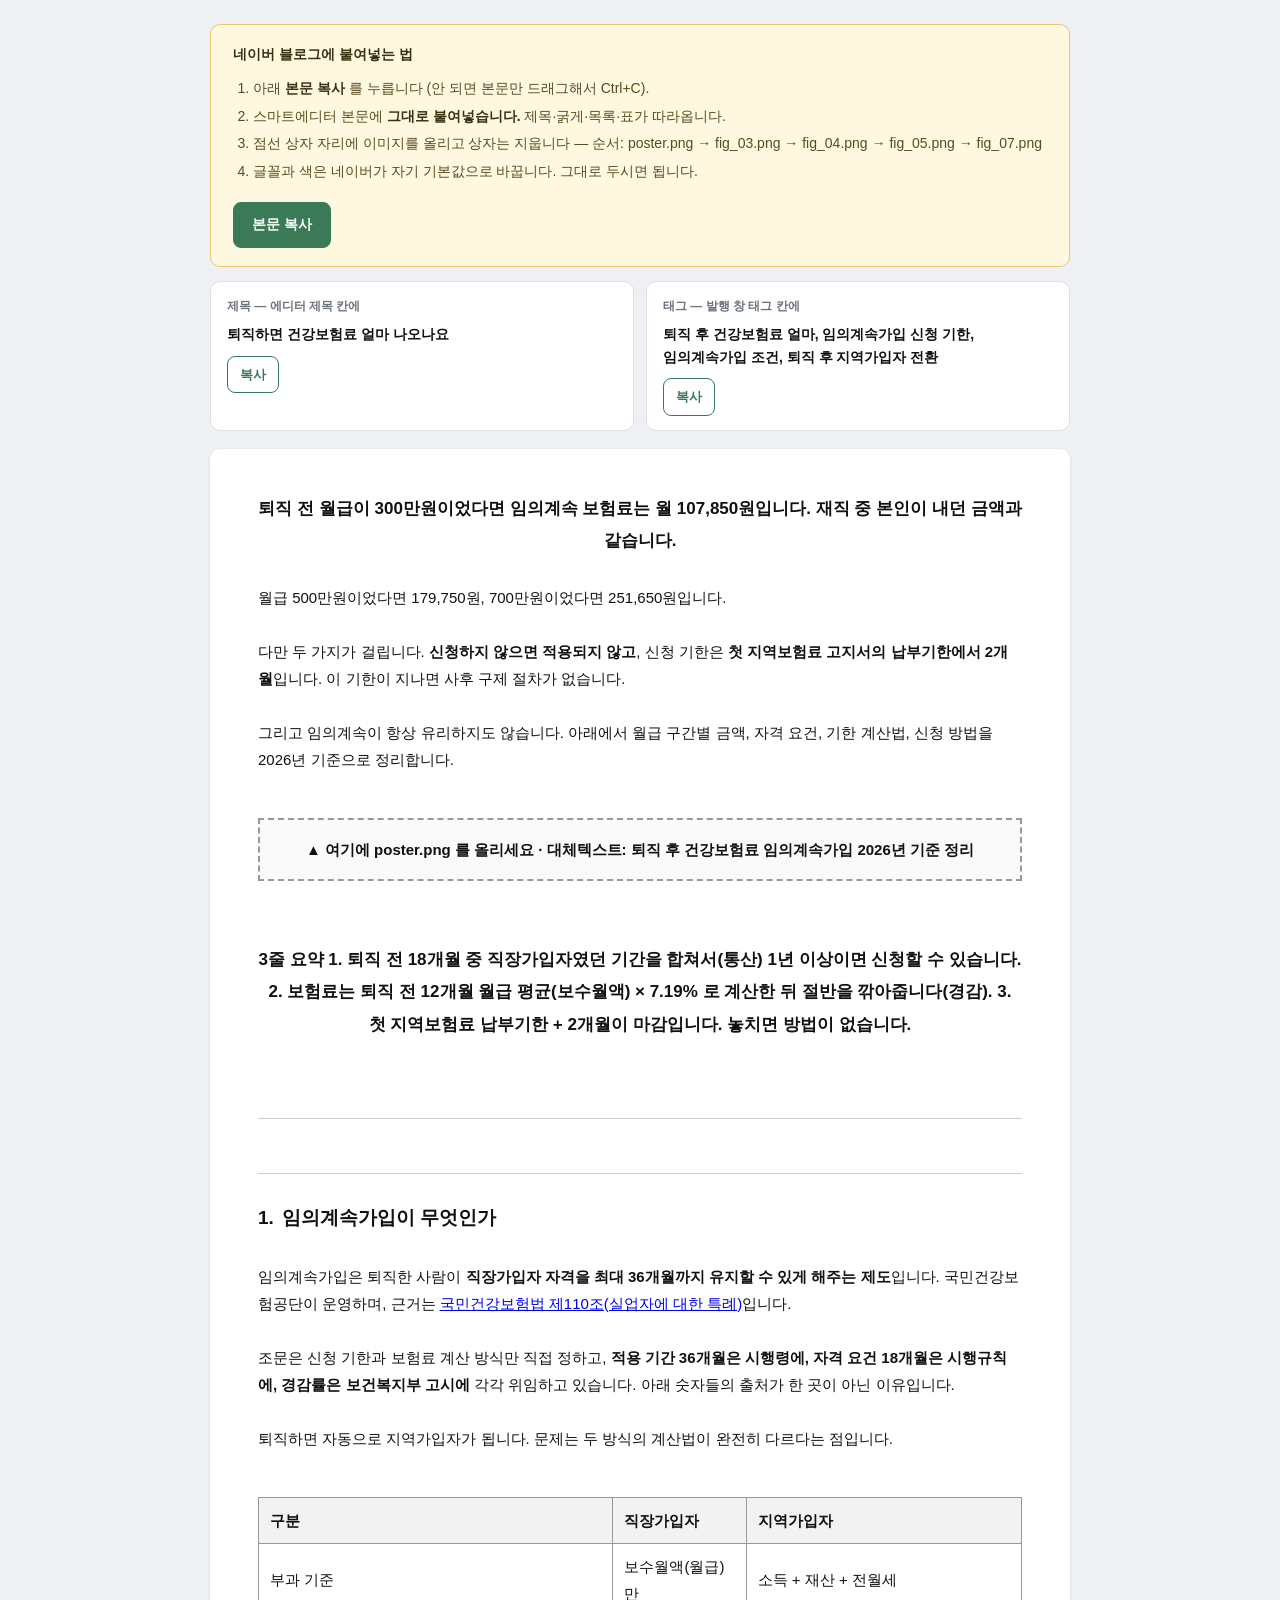
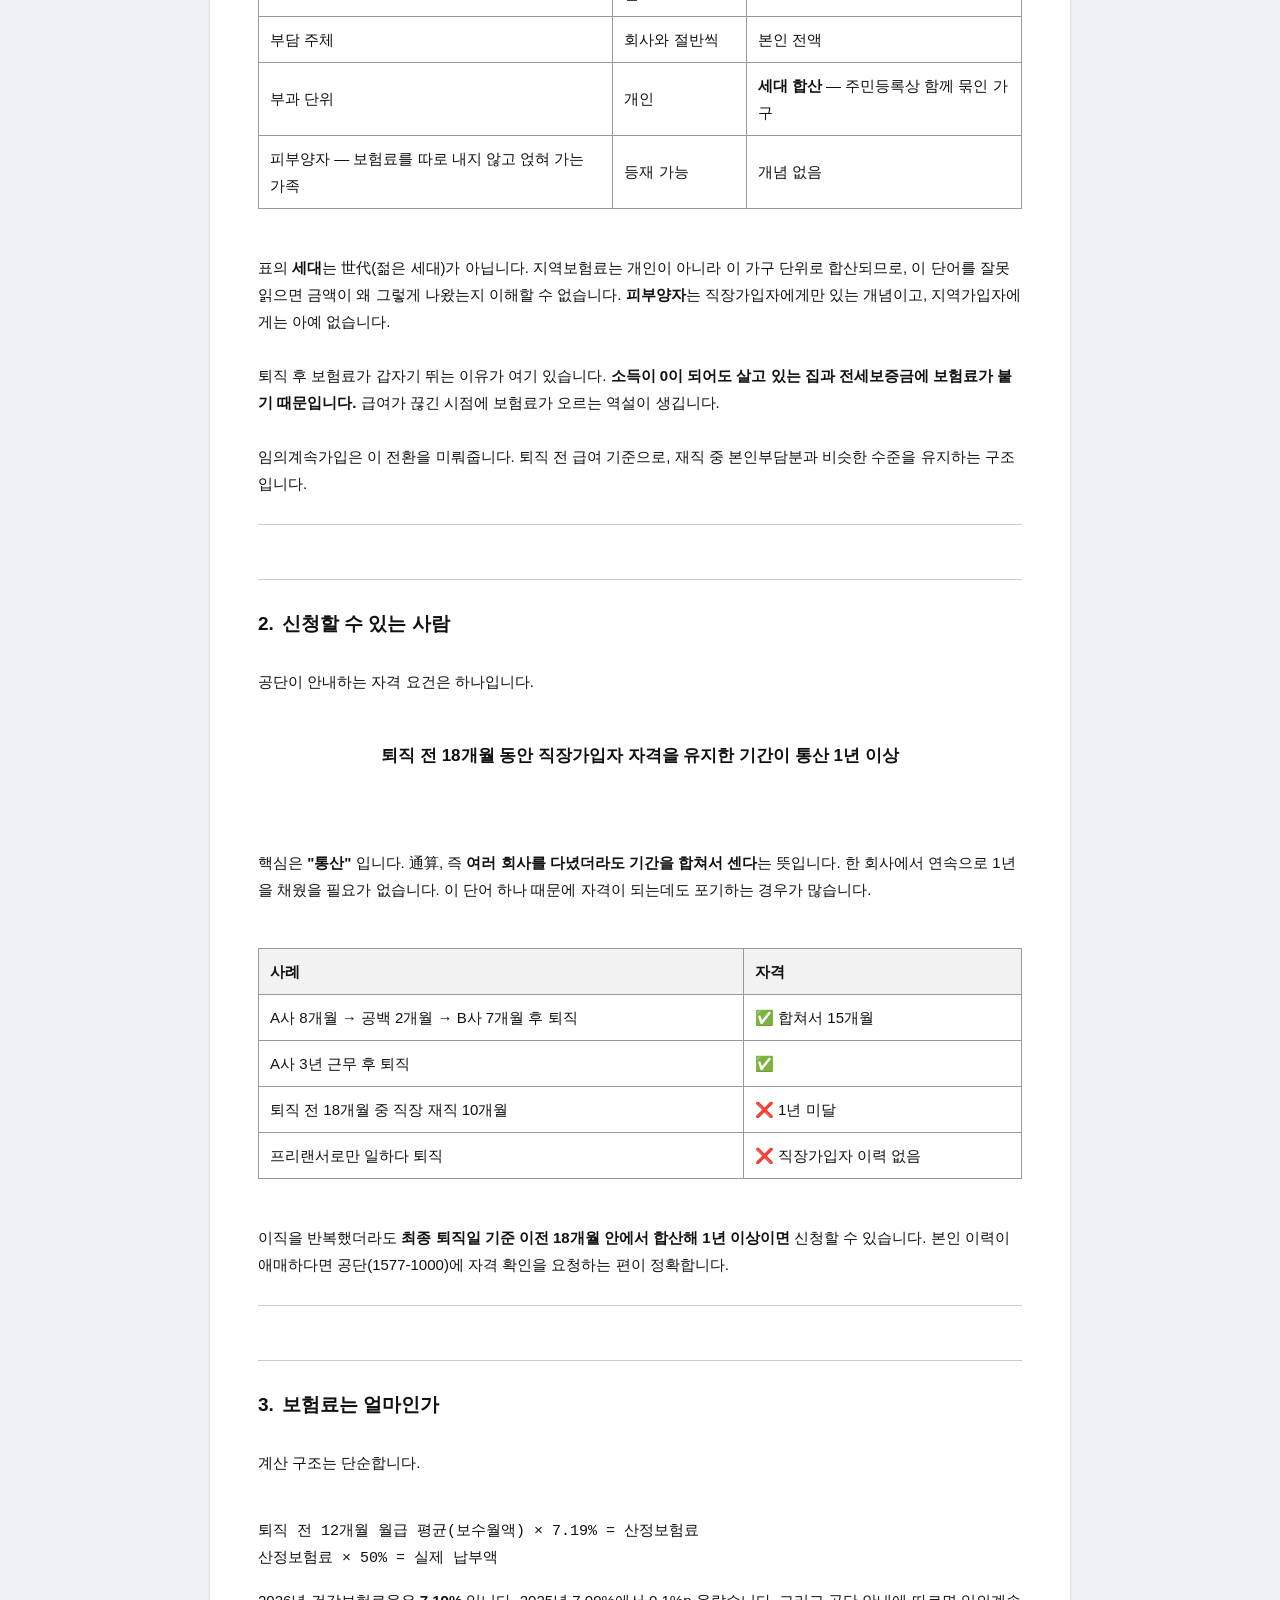
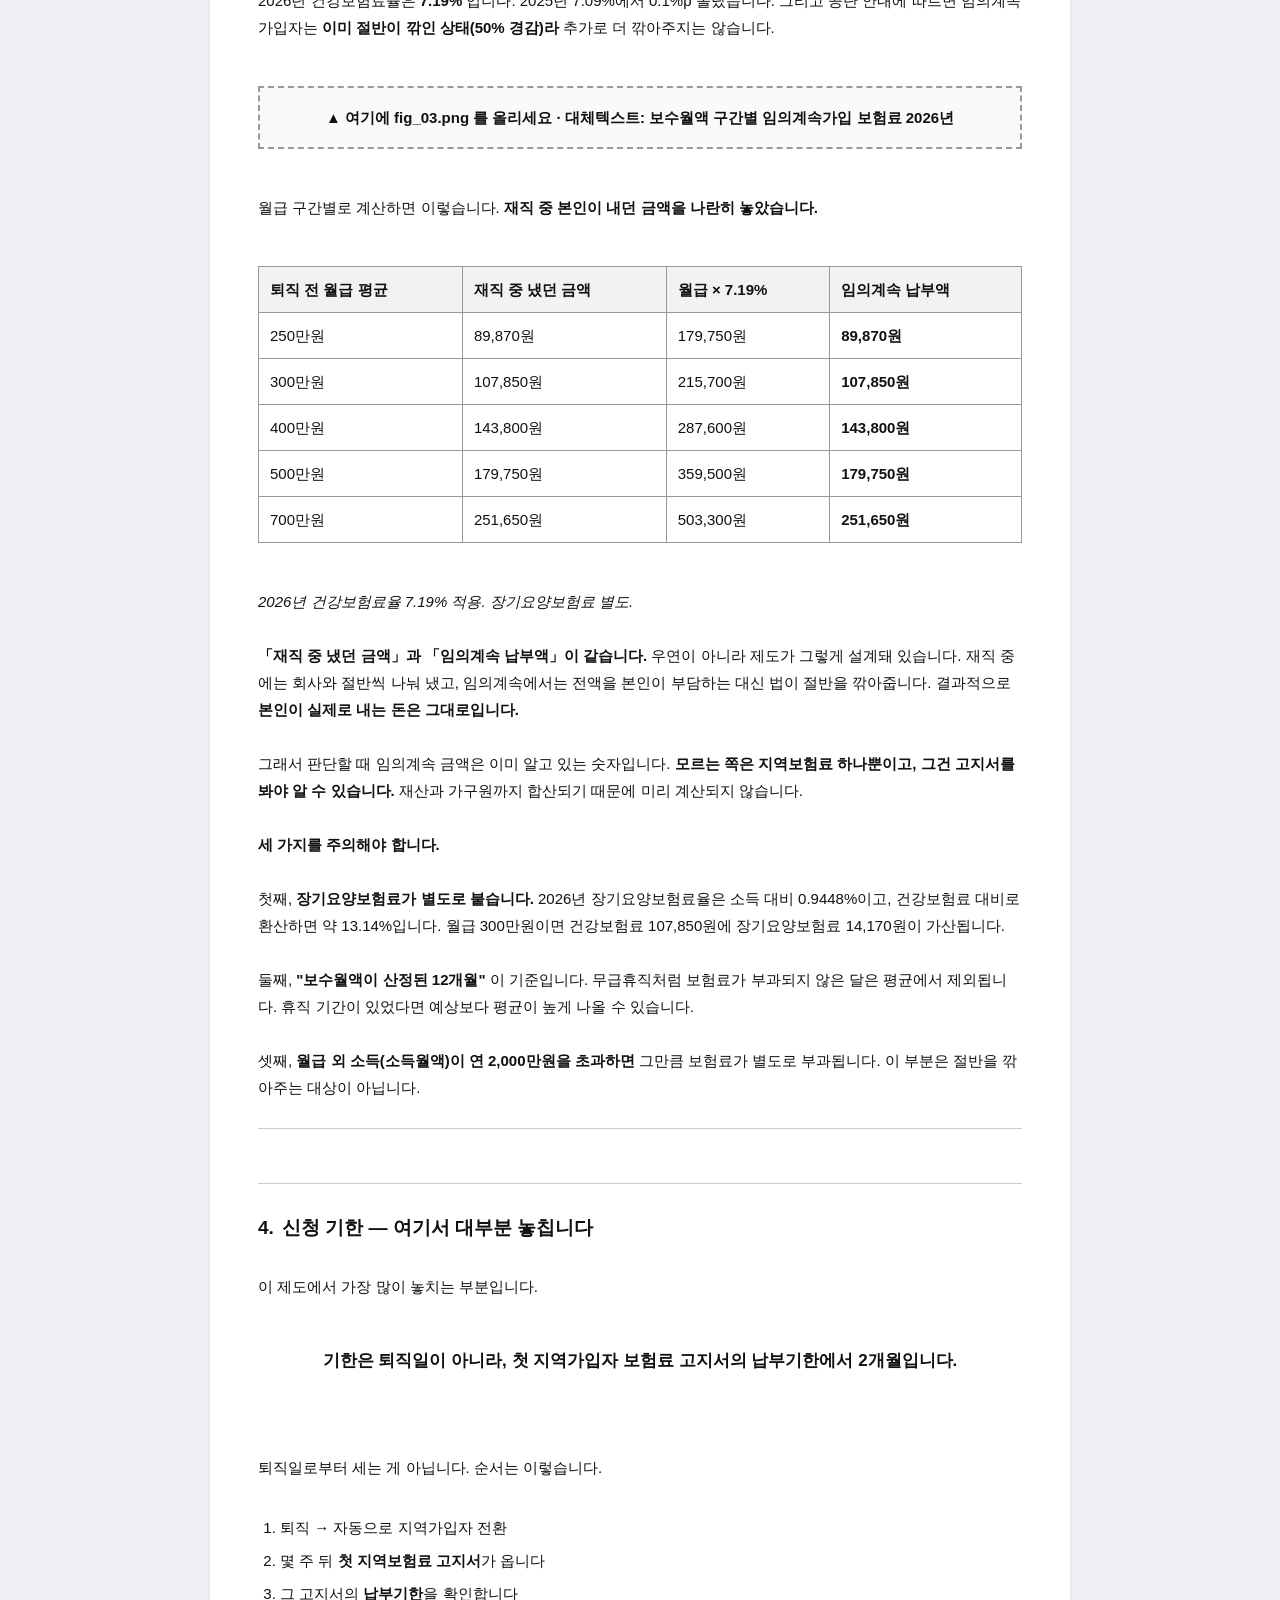
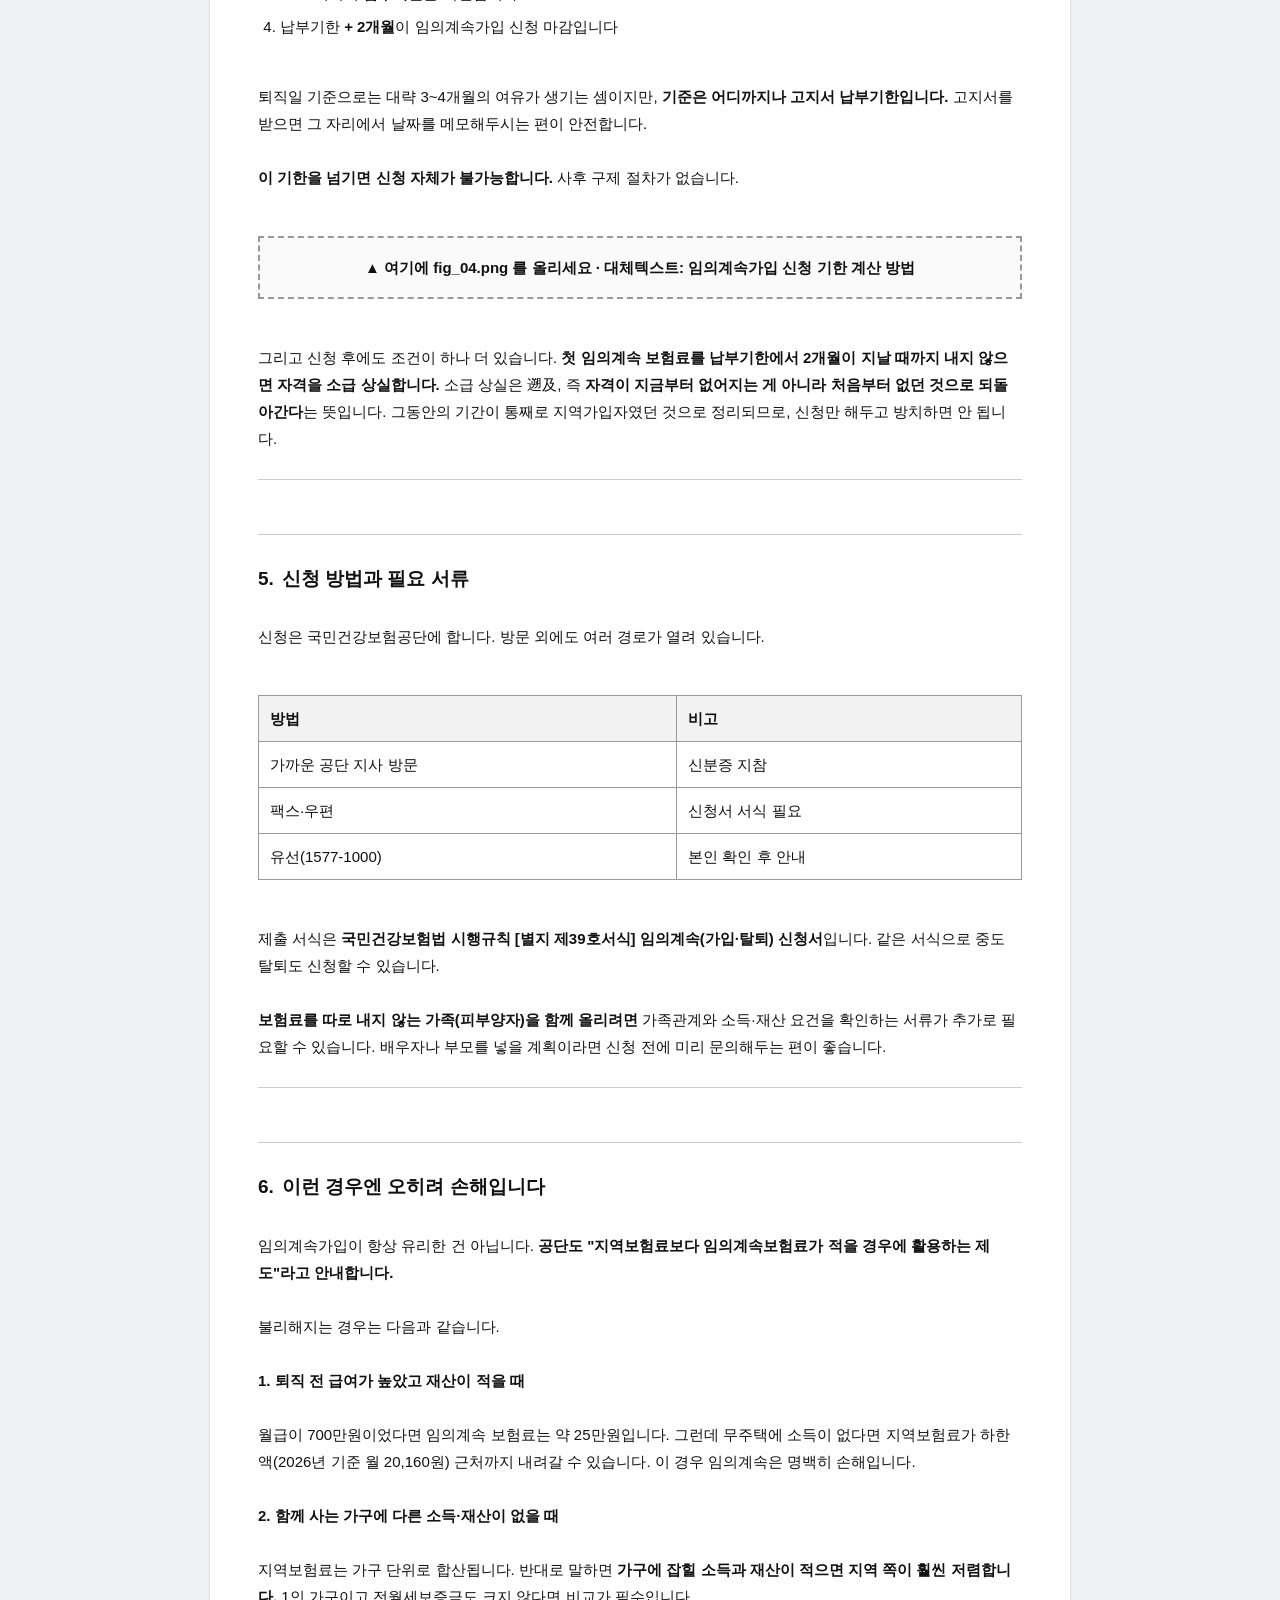
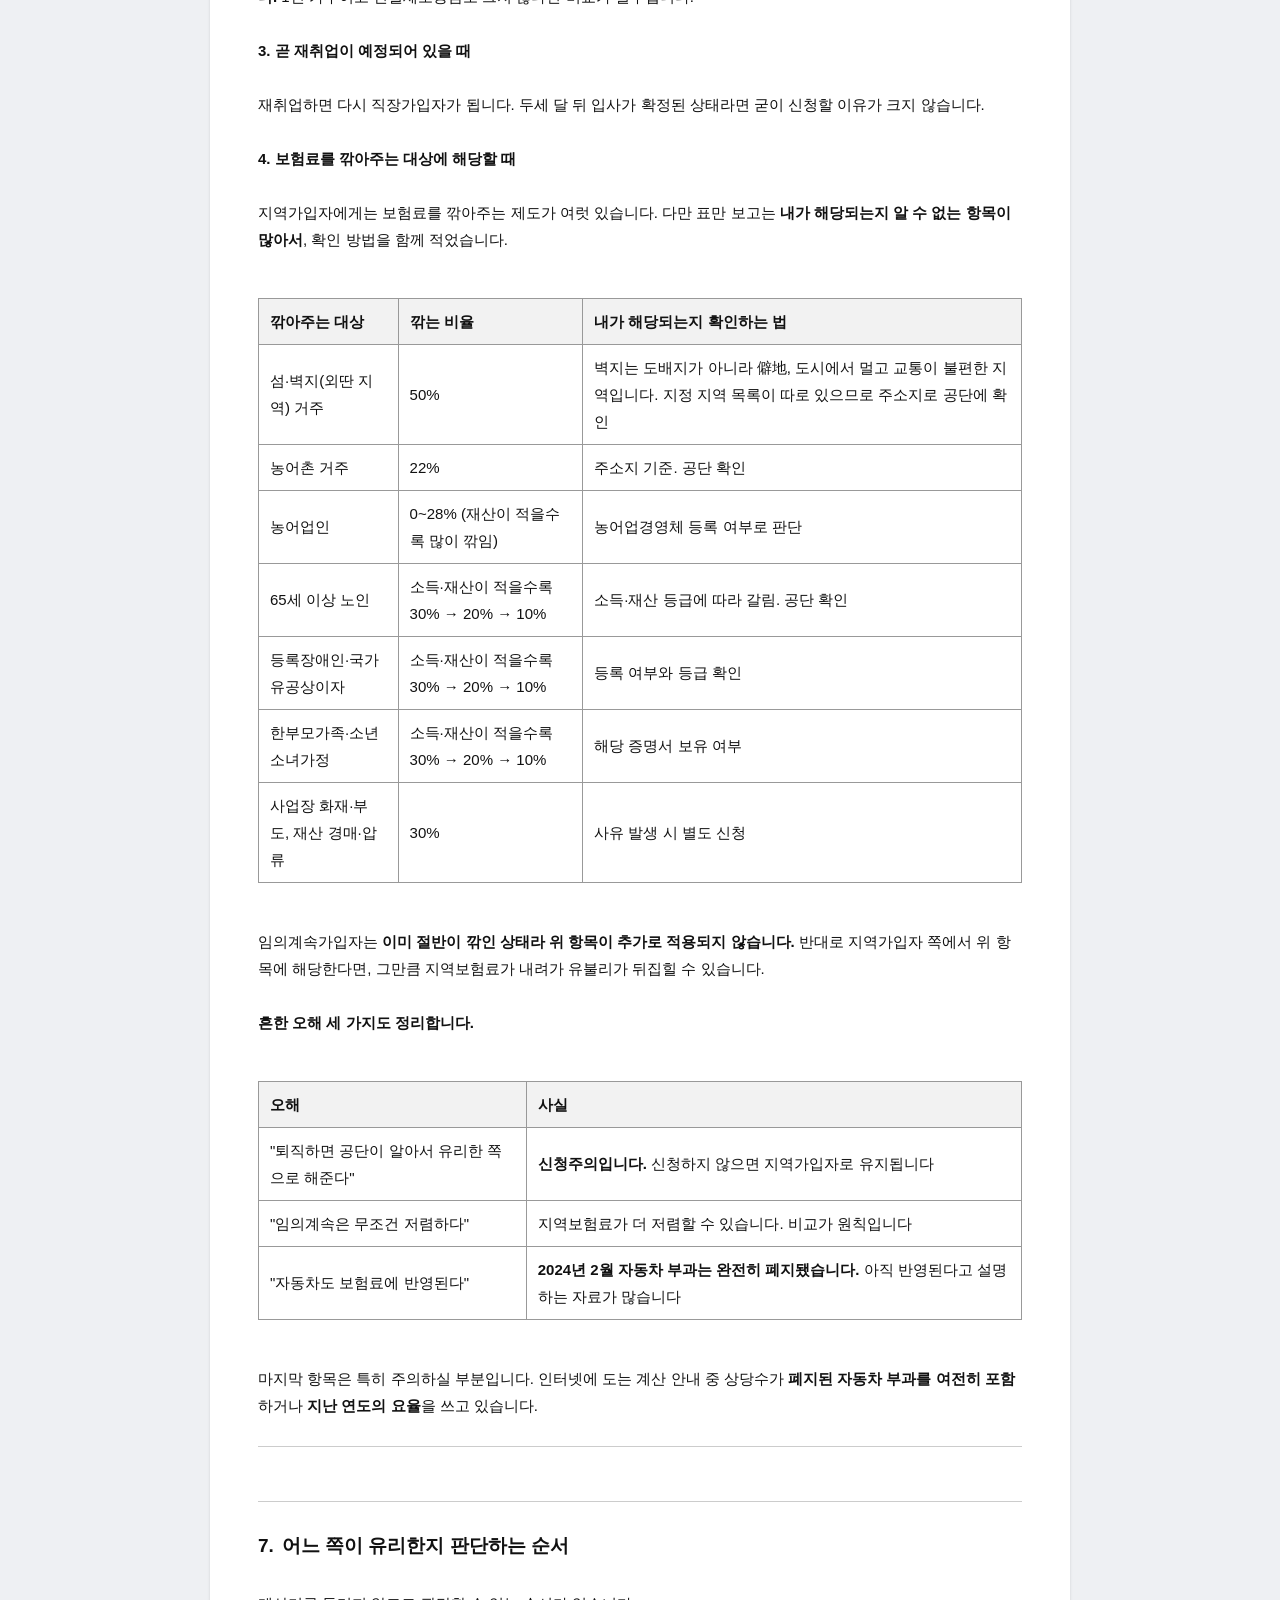
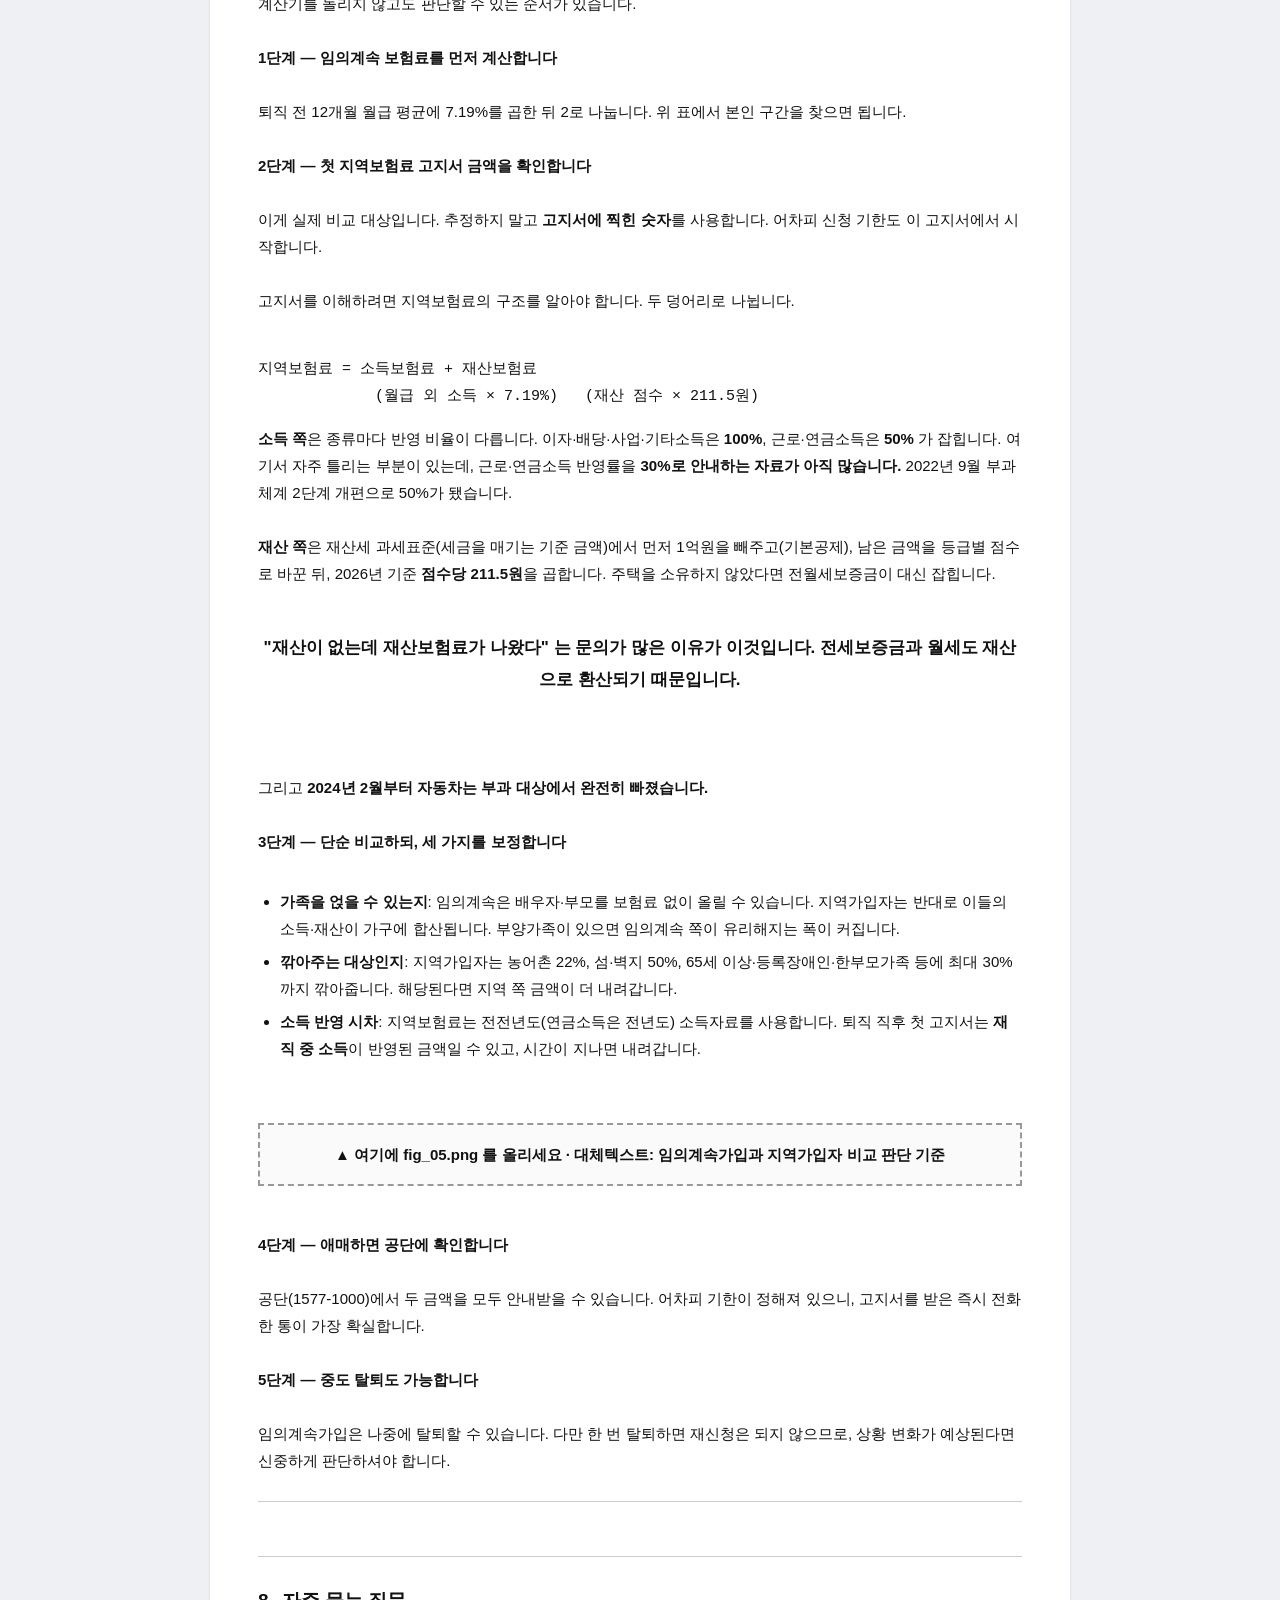
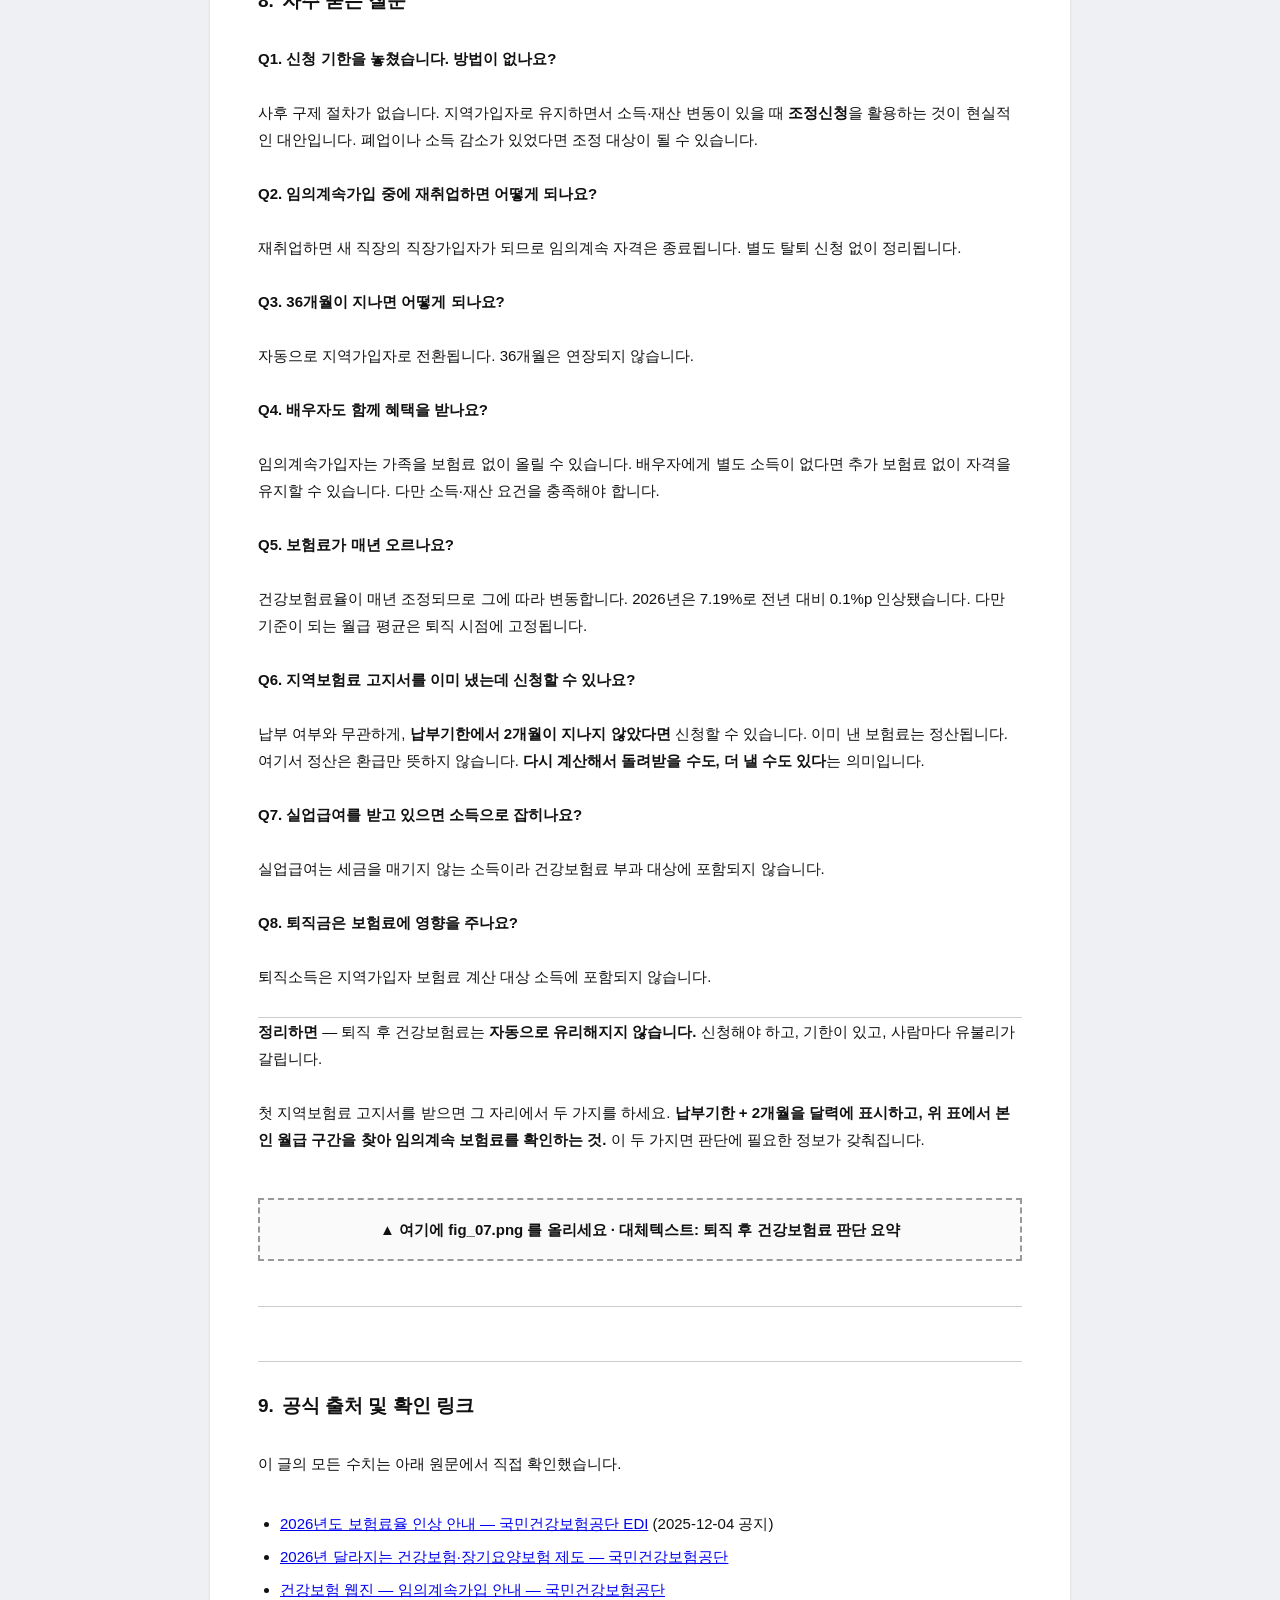
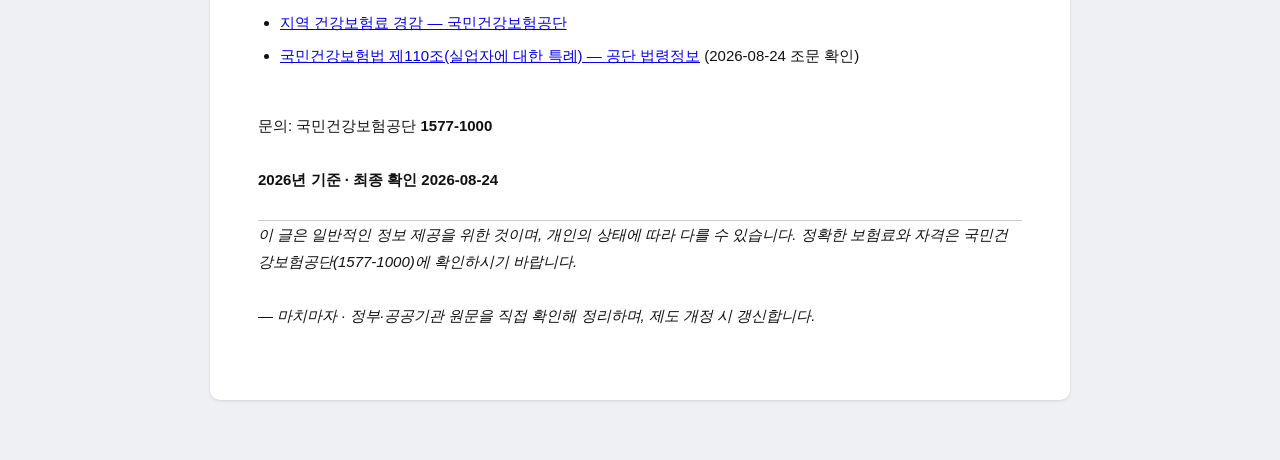
<file: content/2026-08-24-퇴직후-건강보험료/publish/naver.html>
<!doctype html><html lang="ko"><head><meta charset="utf-8"><meta name="viewport" content="width=device-width,initial-scale=1"><title>퇴직하면 건강보험료 얼마 나오나요 — 네이버 붙여넣기용</title><style>
:root{color-scheme:light}
*{box-sizing:border-box}
body{margin:0;background:#eef0f3;
  font-family:-apple-system,BlinkMacSystemFont,"Apple SD Gothic Neo","Malgun Gothic",
  "Noto Sans KR",sans-serif;color:#111;line-height:1.8}
.guide{max-width:860px;margin:24px auto 0;background:#fff8e1;border:1px solid #e8c874;
  border-radius:10px;padding:18px 22px;font-size:14px;line-height:1.7;color:#5a4a1f}
.guide b{color:#3b3110}
.guide ol{margin:10px 0 0;padding-left:20px}
.guide li{margin:4px 0}
button{margin-top:14px;font:inherit;font-weight:700;padding:10px 18px;border-radius:8px;
  border:1px solid #3b7a57;background:#3b7a57;color:#fff;cursor:pointer}
#msg{margin-left:12px;font-weight:700;color:#3b7a57}
.fields{max-width:860px;margin:14px auto 0;display:flex;gap:12px;flex-wrap:wrap}
.fld{flex:1;min-width:260px;background:#fff;border:1px solid #dcdfe4;border-radius:10px;
  padding:14px 16px;font-size:14px}
.fld b{display:block;font-size:12px;color:#6b7280;margin-bottom:6px;font-weight:700}
.fld>div{font-weight:700;color:#111;line-height:1.6;word-break:keep-all}
button.sm{margin-top:10px;padding:6px 12px;font-size:13px;background:#fff;color:#3b7a57}
.sheet{max-width:860px;margin:18px auto 60px;background:#fff;border-radius:10px;
  padding:44px 48px;box-shadow:0 1px 3px rgba(0,0,0,.12)}
/* 아래부터가 실제로 복사되는 부분입니다. 색을 쓰지 않습니다. */
/* 네이버 본문에 가깝게 — 15px · 줄간격 1.8. 보이는 것과 붙은 것이 다르면
   여기서 아무리 예뻐도 소용이 없습니다. */
#body{font-size:15px;line-height:1.8}
#body h2{font-size:19px;font-weight:800;margin:0}
#body h3{font-size:17px;font-weight:800;margin:0}
#body p{margin:0}
#body p:empty,#body p br:only-child{line-height:1.2}
#body hr{border:0;border-top:1px solid #ccc;margin:0}
/* 상세페이지에서 가져온 것 — 리드는 가운데, 소제목엔 번호, 인용은 가운데.
   본문은 왼쪽 정렬 그대로 둡니다. 정보 글에서 가운데 정렬은 눈이 줄 시작을
   매번 찾아야 해서 오히려 느려집니다. */
#body .lead{text-align:center;font-size:17px;line-height:1.9;font-weight:700}
#body .no{display:inline-block;margin-right:8px;font-weight:900}
#body .pull{text-align:center;border:0;background:none;
  font-size:17px;font-weight:700;line-height:1.9;padding:0}
#body .pull p{margin:0}
#body ul,#body ol{margin:0 0 16px;padding-left:22px}
#body li{margin:6px 0}
#body strong{font-weight:800}
#body table{width:100%;border-collapse:collapse;margin:18px 0;font-size:15px}
#body th{border:1px solid #999;padding:9px 11px;background:#f2f2f2;font-weight:800;
  text-align:left}
#body td{border:1px solid #999;padding:9px 11px}
#body blockquote{margin:18px 0;padding:12px 16px;border-left:4px solid #666;
  background:#f7f7f7}
#body .ph{border:2px dashed #999;background:#fafafa;padding:16px;text-align:center;
  font-weight:800;margin:18px 0}
</style></head><body><div class="guide"><b>네이버 블로그에 붙여넣는 법</b><ol><li>아래 <b>본문 복사</b> 를 누릅니다 (안 되면 본문만 드래그해서 Ctrl+C).</li><li>스마트에디터 본문에 <b>그대로 붙여넣습니다.</b> 제목·굵게·목록·표가 따라옵니다.</li><li>점선 상자 자리에 이미지를 올리고 상자는 지웁니다 — 순서: poster.png → fig_03.png → fig_04.png → fig_05.png → fig_07.png</li><li>글꼴과 색은 네이버가 자기 기본값으로 바꿉니다. 그대로 두시면 됩니다.</li></ol><button onclick="pick()">본문 복사</button><span id="msg"></span></div><div class="fields"><div class="fld"><b>제목 — 에디터 제목 칸에</b><div id="ttl">퇴직하면 건강보험료 얼마 나오나요</div><button class="sm" onclick="grab('ttl','제목을')">복사</button></div><div class="fld"><b>태그 — 발행 창 태그 칸에</b><div id="tag">퇴직 후 건강보험료 얼마, 임의계속가입 신청 기한, 임의계속가입 조건, 퇴직 후 지역가입자 전환</div><button class="sm" onclick="grab('tag','태그를')">복사</button></div></div><div class="sheet"><div id="body"><p class="lead"><strong>퇴직 전 월급이 300만원이었다면 임의계속 보험료는 월 107,850원입니다.</strong> 재직 중 본인이 내던 금액과 같습니다.</p><p><br></p><p>월급 500만원이었다면 179,750원, 700만원이었다면 251,650원입니다.</p><p><br></p>
<p>다만 두 가지가 걸립니다. <strong>신청하지 않으면 적용되지 않고</strong>, 신청 기한은 <strong>첫 지역보험료 고지서의 납부기한에서 2개월</strong>입니다. 이 기한이 지나면 사후 구제 절차가 없습니다.</p><p><br></p>
<p>그리고 임의계속이 항상 유리하지도 않습니다. 아래에서 월급 구간별 금액, 자격 요건, 기한 계산법, 신청 방법을 2026년 기준으로 정리합니다.</p><p><br></p>
<p class="ph">▲ 여기에 poster.png 를 올리세요 · 대체텍스트: 퇴직 후 건강보험료 임의계속가입 2026년 기준 정리</p><p><br></p>
<blockquote class="pull">
<p><strong>3줄 요약</strong>
1. 퇴직 전 18개월 중 직장가입자였던 기간을 <strong>합쳐서(통산) 1년 이상</strong>이면 신청할 수 있습니다.
2. 보험료는 <strong>퇴직 전 12개월 월급 평균(보수월액) × 7.19%</strong> 로 계산한 뒤 절반을 깎아줍니다(경감).
3. <strong>첫 지역보험료 납부기한 + 2개월</strong>이 마감입니다. 놓치면 방법이 없습니다.</p><p><br></p>
</blockquote><p><br></p>
<hr />
<p><br></p><p><br></p><hr><p><br></p><h2><span class="no">1.</span>임의계속가입이 무엇인가</h2><p><br></p>
<p>임의계속가입은 퇴직한 사람이 <strong>직장가입자 자격을 최대 36개월까지 유지할 수 있게 해주는 제도</strong>입니다. 국민건강보험공단이 운영하며, 근거는 <a href="https://www.nhis.or.kr/lm/lmxsrv/law/lawLinkContentView.do?SEQ=27&amp;LINKCODE=c011000000">국민건강보험법 제110조(실업자에 대한 특례)</a>입니다.</p><p><br></p>
<p>조문은 신청 기한과 보험료 계산 방식만 직접 정하고, <strong>적용 기간 36개월은 시행령에, 자격 요건 18개월은 시행규칙에, 경감률은 보건복지부 고시에</strong> 각각 위임하고 있습니다. 아래 숫자들의 출처가 한 곳이 아닌 이유입니다.</p><p><br></p>
<p>퇴직하면 자동으로 지역가입자가 됩니다. 문제는 두 방식의 계산법이 완전히 다르다는 점입니다.</p><p><br></p>
<table>
<thead>
<tr>
<th>구분</th>
<th>직장가입자</th>
<th>지역가입자</th>
</tr>
</thead>
<tbody>
<tr>
<td>부과 기준</td>
<td>보수월액(월급)만</td>
<td>소득 + 재산 + 전월세</td>
</tr>
<tr>
<td>부담 주체</td>
<td>회사와 절반씩</td>
<td>본인 전액</td>
</tr>
<tr>
<td>부과 단위</td>
<td>개인</td>
<td><strong>세대 합산</strong> — 주민등록상 함께 묶인 가구</td>
</tr>
<tr>
<td>피부양자 — 보험료를 따로 내지 않고 얹혀 가는 가족</td>
<td>등재 가능</td>
<td>개념 없음</td>
</tr>
</tbody>
</table><p><br></p>
<p>표의 <strong>세대</strong>는 世代(젊은 세대)가 아닙니다. 지역보험료는 개인이 아니라 이 가구 단위로 합산되므로, 이 단어를 잘못 읽으면 금액이 왜 그렇게 나왔는지 이해할 수 없습니다. <strong>피부양자</strong>는 직장가입자에게만 있는 개념이고, 지역가입자에게는 아예 없습니다.</p><p><br></p>
<p>퇴직 후 보험료가 갑자기 뛰는 이유가 여기 있습니다. <strong>소득이 0이 되어도 살고 있는 집과 전세보증금에 보험료가 붙기 때문입니다.</strong> 급여가 끊긴 시점에 보험료가 오르는 역설이 생깁니다.</p><p><br></p>
<p>임의계속가입은 이 전환을 미뤄줍니다. 퇴직 전 급여 기준으로, 재직 중 본인부담분과 비슷한 수준을 유지하는 구조입니다.</p><p><br></p>
<hr />
<p><br></p><p><br></p><hr><p><br></p><h2><span class="no">2.</span>신청할 수 있는 사람</h2><p><br></p>
<p>공단이 안내하는 자격 요건은 하나입니다.</p><p><br></p>
<blockquote class="pull">
<p><strong>퇴직 전 18개월 동안 직장가입자 자격을 유지한 기간이 통산 1년 이상</strong></p><p><br></p>
</blockquote><p><br></p>
<p>핵심은 <strong>"통산"</strong> 입니다. 通算, 즉 <strong>여러 회사를 다녔더라도 기간을 합쳐서 센다</strong>는 뜻입니다. 한 회사에서 연속으로 1년을 채웠을 필요가 없습니다. 이 단어 하나 때문에 자격이 되는데도 포기하는 경우가 많습니다.</p><p><br></p>
<table>
<thead>
<tr>
<th>사례</th>
<th>자격</th>
</tr>
</thead>
<tbody>
<tr>
<td>A사 8개월 → 공백 2개월 → B사 7개월 후 퇴직</td>
<td>✅ 합쳐서 15개월</td>
</tr>
<tr>
<td>A사 3년 근무 후 퇴직</td>
<td>✅</td>
</tr>
<tr>
<td>퇴직 전 18개월 중 직장 재직 10개월</td>
<td>❌ 1년 미달</td>
</tr>
<tr>
<td>프리랜서로만 일하다 퇴직</td>
<td>❌ 직장가입자 이력 없음</td>
</tr>
</tbody>
</table><p><br></p>
<p>이직을 반복했더라도 <strong>최종 퇴직일 기준 이전 18개월 안에서 합산해 1년 이상이면</strong> 신청할 수 있습니다. 본인 이력이 애매하다면 공단(1577-1000)에 자격 확인을 요청하는 편이 정확합니다.</p><p><br></p>
<hr />
<p><br></p><p><br></p><hr><p><br></p><h2><span class="no">3.</span>보험료는 얼마인가</h2><p><br></p>
<p>계산 구조는 단순합니다.</p><p><br></p>
<pre><code>퇴직 전 12개월 월급 평균(보수월액) × 7.19% = 산정보험료
산정보험료 × 50% = 실제 납부액
</code></pre>
<p>2026년 건강보험료율은 <strong>7.19%</strong> 입니다. 2025년 7.09%에서 0.1%p 올랐습니다. 그리고 공단 안내에 따르면 임의계속가입자는 <strong>이미 절반이 깎인 상태(50% 경감)라</strong> 추가로 더 깎아주지는 않습니다.</p><p><br></p>
<p class="ph">▲ 여기에 fig_03.png 를 올리세요 · 대체텍스트: 보수월액 구간별 임의계속가입 보험료 2026년</p><p><br></p>
<p>월급 구간별로 계산하면 이렇습니다. <strong>재직 중 본인이 내던 금액을 나란히 놓았습니다.</strong></p><p><br></p>
<table>
<thead>
<tr>
<th>퇴직 전 월급 평균</th>
<th>재직 중 냈던 금액</th>
<th>월급 × 7.19%</th>
<th><strong>임의계속 납부액</strong></th>
</tr>
</thead>
<tbody>
<tr>
<td>250만원</td>
<td>89,870원</td>
<td>179,750원</td>
<td><strong>89,870원</strong></td>
</tr>
<tr>
<td>300만원</td>
<td>107,850원</td>
<td>215,700원</td>
<td><strong>107,850원</strong></td>
</tr>
<tr>
<td>400만원</td>
<td>143,800원</td>
<td>287,600원</td>
<td><strong>143,800원</strong></td>
</tr>
<tr>
<td>500만원</td>
<td>179,750원</td>
<td>359,500원</td>
<td><strong>179,750원</strong></td>
</tr>
<tr>
<td>700만원</td>
<td>251,650원</td>
<td>503,300원</td>
<td><strong>251,650원</strong></td>
</tr>
</tbody>
</table><p><br></p>
<p><em>2026년 건강보험료율 7.19% 적용. 장기요양보험료 별도.</em></p><p><br></p>
<p><strong>「재직 중 냈던 금액」과 「임의계속 납부액」이 같습니다.</strong> 우연이 아니라 제도가 그렇게 설계돼 있습니다.
재직 중에는 회사와 절반씩 나눠 냈고, 임의계속에서는 전액을 본인이 부담하는 대신
법이 절반을 깎아줍니다. 결과적으로 <strong>본인이 실제로 내는 돈은 그대로입니다.</strong></p><p><br></p>
<p>그래서 판단할 때 임의계속 금액은 이미 알고 있는 숫자입니다.
<strong>모르는 쪽은 지역보험료 하나뿐이고, 그건 고지서를 봐야 알 수 있습니다.</strong>
재산과 가구원까지 합산되기 때문에 미리 계산되지 않습니다.</p><p><br></p>
<p><strong>세 가지를 주의해야 합니다.</strong></p><p><br></p>
<p>첫째, <strong>장기요양보험료가 별도로 붙습니다.</strong> 2026년 장기요양보험료율은 소득 대비 0.9448%이고, 건강보험료 대비로 환산하면 약 13.14%입니다. 월급 300만원이면 건강보험료 107,850원에 장기요양보험료 14,170원이 가산됩니다.</p><p><br></p>
<p>둘째, <strong>"보수월액이 산정된 12개월"</strong> 이 기준입니다. 무급휴직처럼 보험료가 부과되지 않은 달은 평균에서 제외됩니다. 휴직 기간이 있었다면 예상보다 평균이 높게 나올 수 있습니다.</p><p><br></p>
<p>셋째, <strong>월급 외 소득(소득월액)이 연 2,000만원을 초과하면</strong> 그만큼 보험료가 별도로 부과됩니다. 이 부분은 절반을 깎아주는 대상이 아닙니다.</p><p><br></p>
<hr />
<p><br></p><p><br></p><hr><p><br></p><h2><span class="no">4.</span>신청 기한 — 여기서 대부분 놓칩니다</h2><p><br></p>
<p>이 제도에서 가장 많이 놓치는 부분입니다.</p><p><br></p>
<blockquote class="pull">
<p><strong>기한은 퇴직일이 아니라, 첫 지역가입자 보험료 고지서의 납부기한에서 2개월입니다.</strong></p><p><br></p>
</blockquote><p><br></p>
<p>퇴직일로부터 세는 게 아닙니다. 순서는 이렇습니다.</p><p><br></p>
<ol>
<li>퇴직 → 자동으로 지역가입자 전환</li>
<li>몇 주 뒤 <strong>첫 지역보험료 고지서</strong>가 옵니다</li>
<li>그 고지서의 <strong>납부기한</strong>을 확인합니다</li>
<li>납부기한 <strong>+ 2개월</strong>이 임의계속가입 신청 마감입니다</li>
</ol><p><br></p>
<p>퇴직일 기준으로는 대략 3~4개월의 여유가 생기는 셈이지만, <strong>기준은 어디까지나 고지서 납부기한입니다.</strong> 고지서를 받으면 그 자리에서 날짜를 메모해두시는 편이 안전합니다.</p><p><br></p>
<p><strong>이 기한을 넘기면 신청 자체가 불가능합니다.</strong> 사후 구제 절차가 없습니다.</p><p><br></p>
<p class="ph">▲ 여기에 fig_04.png 를 올리세요 · 대체텍스트: 임의계속가입 신청 기한 계산 방법</p><p><br></p>
<p>그리고 신청 후에도 조건이 하나 더 있습니다. <strong>첫 임의계속 보험료를 납부기한에서 2개월이 지날 때까지 내지 않으면 자격을 소급 상실합니다.</strong> 소급 상실은 遡及, 즉 <strong>자격이 지금부터 없어지는 게 아니라 처음부터 없던 것으로 되돌아간다</strong>는 뜻입니다. 그동안의 기간이 통째로 지역가입자였던 것으로 정리되므로, 신청만 해두고 방치하면 안 됩니다.</p><p><br></p>
<hr />
<p><br></p><p><br></p><hr><p><br></p><h2><span class="no">5.</span>신청 방법과 필요 서류</h2><p><br></p>
<p>신청은 국민건강보험공단에 합니다. 방문 외에도 여러 경로가 열려 있습니다.</p><p><br></p>
<table>
<thead>
<tr>
<th>방법</th>
<th>비고</th>
</tr>
</thead>
<tbody>
<tr>
<td>가까운 공단 지사 방문</td>
<td>신분증 지참</td>
</tr>
<tr>
<td>팩스·우편</td>
<td>신청서 서식 필요</td>
</tr>
<tr>
<td>유선(1577-1000)</td>
<td>본인 확인 후 안내</td>
</tr>
</tbody>
</table><p><br></p>
<p>제출 서식은 <strong>국민건강보험법 시행규칙 [별지 제39호서식] 임의계속(가입·탈퇴) 신청서</strong>입니다. 같은 서식으로 중도 탈퇴도 신청할 수 있습니다.</p><p><br></p>
<p><strong>보험료를 따로 내지 않는 가족(피부양자)을 함께 올리려면</strong> 가족관계와 소득·재산 요건을 확인하는 서류가 추가로 필요할 수 있습니다. 배우자나 부모를 넣을 계획이라면 신청 전에 미리 문의해두는 편이 좋습니다.</p><p><br></p>
<hr />
<p><br></p><p><br></p><hr><p><br></p><h2><span class="no">6.</span>이런 경우엔 오히려 손해입니다</h2><p><br></p>
<p>임의계속가입이 항상 유리한 건 아닙니다. <strong>공단도 "지역보험료보다 임의계속보험료가 적을 경우에 활용하는 제도"라고 안내합니다.</strong></p><p><br></p>
<p>불리해지는 경우는 다음과 같습니다.</p><p><br></p>
<p><strong>1. 퇴직 전 급여가 높았고 재산이 적을 때</strong></p><p><br></p>
<p>월급이 700만원이었다면 임의계속 보험료는 약 25만원입니다. 그런데 무주택에 소득이 없다면 지역보험료가 하한액(2026년 기준 월 20,160원) 근처까지 내려갈 수 있습니다. 이 경우 임의계속은 명백히 손해입니다.</p><p><br></p>
<p><strong>2. 함께 사는 가구에 다른 소득·재산이 없을 때</strong></p><p><br></p>
<p>지역보험료는 가구 단위로 합산됩니다. 반대로 말하면 <strong>가구에 잡힐 소득과 재산이 적으면 지역 쪽이 훨씬 저렴합니다.</strong> 1인 가구이고 전월세보증금도 크지 않다면 비교가 필수입니다.</p><p><br></p>
<p><strong>3. 곧 재취업이 예정되어 있을 때</strong></p><p><br></p>
<p>재취업하면 다시 직장가입자가 됩니다. 두세 달 뒤 입사가 확정된 상태라면 굳이 신청할 이유가 크지 않습니다.</p><p><br></p>
<p><strong>4. 보험료를 깎아주는 대상에 해당할 때</strong></p><p><br></p>
<p>지역가입자에게는 보험료를 깎아주는 제도가 여럿 있습니다. 다만 표만 보고는 <strong>내가 해당되는지 알 수 없는 항목이 많아서</strong>, 확인 방법을 함께 적었습니다.</p><p><br></p>
<table>
<thead>
<tr>
<th>깎아주는 대상</th>
<th>깎는 비율</th>
<th>내가 해당되는지 확인하는 법</th>
</tr>
</thead>
<tbody>
<tr>
<td>섬·벽지(외딴 지역) 거주</td>
<td>50%</td>
<td>벽지는 도배지가 아니라 僻地, 도시에서 멀고 교통이 불편한 지역입니다. 지정 지역 목록이 따로 있으므로 주소지로 공단에 확인</td>
</tr>
<tr>
<td>농어촌 거주</td>
<td>22%</td>
<td>주소지 기준. 공단 확인</td>
</tr>
<tr>
<td>농어업인</td>
<td>0~28% (재산이 적을수록 많이 깎임)</td>
<td>농어업경영체 등록 여부로 판단</td>
</tr>
<tr>
<td>65세 이상 노인</td>
<td>소득·재산이 적을수록 30% → 20% → 10%</td>
<td>소득·재산 등급에 따라 갈림. 공단 확인</td>
</tr>
<tr>
<td>등록장애인·국가유공상이자</td>
<td>소득·재산이 적을수록 30% → 20% → 10%</td>
<td>등록 여부와 등급 확인</td>
</tr>
<tr>
<td>한부모가족·소년소녀가정</td>
<td>소득·재산이 적을수록 30% → 20% → 10%</td>
<td>해당 증명서 보유 여부</td>
</tr>
<tr>
<td>사업장 화재·부도, 재산 경매·압류</td>
<td>30%</td>
<td>사유 발생 시 별도 신청</td>
</tr>
</tbody>
</table><p><br></p>
<p>임의계속가입자는 <strong>이미 절반이 깎인 상태라 위 항목이 추가로 적용되지 않습니다.</strong> 반대로 지역가입자 쪽에서 위 항목에 해당한다면, 그만큼 지역보험료가 내려가 유불리가 뒤집힐 수 있습니다.</p><p><br></p>
<p><strong>흔한 오해 세 가지도 정리합니다.</strong></p><p><br></p>
<table>
<thead>
<tr>
<th>오해</th>
<th>사실</th>
</tr>
</thead>
<tbody>
<tr>
<td>"퇴직하면 공단이 알아서 유리한 쪽으로 해준다"</td>
<td><strong>신청주의입니다.</strong> 신청하지 않으면 지역가입자로 유지됩니다</td>
</tr>
<tr>
<td>"임의계속은 무조건 저렴하다"</td>
<td>지역보험료가 더 저렴할 수 있습니다. 비교가 원칙입니다</td>
</tr>
<tr>
<td>"자동차도 보험료에 반영된다"</td>
<td><strong>2024년 2월 자동차 부과는 완전히 폐지됐습니다.</strong> 아직 반영된다고 설명하는 자료가 많습니다</td>
</tr>
</tbody>
</table><p><br></p>
<p>마지막 항목은 특히 주의하실 부분입니다. 인터넷에 도는 계산 안내 중 상당수가 <strong>폐지된 자동차 부과를 여전히 포함</strong>하거나 <strong>지난 연도의 요율</strong>을 쓰고 있습니다.</p><p><br></p>
<hr />
<p><br></p><p><br></p><hr><p><br></p><h2><span class="no">7.</span>어느 쪽이 유리한지 판단하는 순서</h2><p><br></p>
<p>계산기를 돌리지 않고도 판단할 수 있는 순서가 있습니다.</p><p><br></p>
<p><strong>1단계 — 임의계속 보험료를 먼저 계산합니다</strong></p><p><br></p>
<p>퇴직 전 12개월 월급 평균에 7.19%를 곱한 뒤 2로 나눕니다. 위 표에서 본인 구간을 찾으면 됩니다.</p><p><br></p>
<p><strong>2단계 — 첫 지역보험료 고지서 금액을 확인합니다</strong></p><p><br></p>
<p>이게 실제 비교 대상입니다. 추정하지 말고 <strong>고지서에 찍힌 숫자</strong>를 사용합니다. 어차피 신청 기한도 이 고지서에서 시작합니다.</p><p><br></p>
<p>고지서를 이해하려면 지역보험료의 구조를 알아야 합니다. 두 덩어리로 나뉩니다.</p><p><br></p>
<pre><code>지역보험료 = 소득보험료 + 재산보험료
             (월급 외 소득 × 7.19%)   (재산 점수 × 211.5원)
</code></pre>
<p><strong>소득 쪽</strong>은 종류마다 반영 비율이 다릅니다. 이자·배당·사업·기타소득은 <strong>100%</strong>, 근로·연금소득은 <strong>50%</strong> 가 잡힙니다. 여기서 자주 틀리는 부분이 있는데, 근로·연금소득 반영률을 <strong>30%로 안내하는 자료가 아직 많습니다.</strong> 2022년 9월 부과체계 2단계 개편으로 50%가 됐습니다.</p><p><br></p>
<p><strong>재산 쪽</strong>은 재산세 과세표준(세금을 매기는 기준 금액)에서 먼저 1억원을 빼주고(기본공제), 남은 금액을 등급별 점수로 바꾼 뒤, 2026년 기준 <strong>점수당 211.5원</strong>을 곱합니다. 주택을 소유하지 않았다면 전월세보증금이 대신 잡힙니다.</p><p><br></p>
<blockquote class="pull">
<p><strong>"재산이 없는데 재산보험료가 나왔다"</strong> 는 문의가 많은 이유가 이것입니다.
전세보증금과 월세도 재산으로 환산되기 때문입니다.</p><p><br></p>
</blockquote><p><br></p>
<p>그리고 <strong>2024년 2월부터 자동차는 부과 대상에서 완전히 빠졌습니다.</strong></p><p><br></p>
<p><strong>3단계 — 단순 비교하되, 세 가지를 보정합니다</strong></p><p><br></p>
<ul>
<li><strong>가족을 얹을 수 있는지</strong>: 임의계속은 배우자·부모를 보험료 없이 올릴 수 있습니다. 지역가입자는 반대로 이들의 소득·재산이 가구에 합산됩니다. 부양가족이 있으면 임의계속 쪽이 유리해지는 폭이 커집니다.</li>
<li><strong>깎아주는 대상인지</strong>: 지역가입자는 농어촌 22%, 섬·벽지 50%, 65세 이상·등록장애인·한부모가족 등에 최대 30%까지 깎아줍니다. 해당된다면 지역 쪽 금액이 더 내려갑니다.</li>
<li><strong>소득 반영 시차</strong>: 지역보험료는 전전년도(연금소득은 전년도) 소득자료를 사용합니다. 퇴직 직후 첫 고지서는 <strong>재직 중 소득</strong>이 반영된 금액일 수 있고, 시간이 지나면 내려갑니다.</li>
</ul><p><br></p>
<p class="ph">▲ 여기에 fig_05.png 를 올리세요 · 대체텍스트: 임의계속가입과 지역가입자 비교 판단 기준</p><p><br></p>
<p><strong>4단계 — 애매하면 공단에 확인합니다</strong></p><p><br></p>
<p>공단(1577-1000)에서 두 금액을 모두 안내받을 수 있습니다. 어차피 기한이 정해져 있으니, 고지서를 받은 즉시 전화 한 통이 가장 확실합니다.</p><p><br></p>
<p><strong>5단계 — 중도 탈퇴도 가능합니다</strong></p><p><br></p>
<p>임의계속가입은 나중에 탈퇴할 수 있습니다. 다만 한 번 탈퇴하면 재신청은 되지 않으므로, 상황 변화가 예상된다면 신중하게 판단하셔야 합니다.</p><p><br></p>
<hr />
<p><br></p><p><br></p><hr><p><br></p><h2><span class="no">8.</span>자주 묻는 질문</h2><p><br></p>
<p><strong>Q1. 신청 기한을 놓쳤습니다. 방법이 없나요?</strong></p><p><br></p>
<p>사후 구제 절차가 없습니다. 지역가입자로 유지하면서 소득·재산 변동이 있을 때 <strong>조정신청</strong>을 활용하는 것이 현실적인 대안입니다. 폐업이나 소득 감소가 있었다면 조정 대상이 될 수 있습니다.</p><p><br></p>
<p><strong>Q2. 임의계속가입 중에 재취업하면 어떻게 되나요?</strong></p><p><br></p>
<p>재취업하면 새 직장의 직장가입자가 되므로 임의계속 자격은 종료됩니다. 별도 탈퇴 신청 없이 정리됩니다.</p><p><br></p>
<p><strong>Q3. 36개월이 지나면 어떻게 되나요?</strong></p><p><br></p>
<p>자동으로 지역가입자로 전환됩니다. 36개월은 연장되지 않습니다.</p><p><br></p>
<p><strong>Q4. 배우자도 함께 혜택을 받나요?</strong></p><p><br></p>
<p>임의계속가입자는 가족을 보험료 없이 올릴 수 있습니다. 배우자에게 별도 소득이 없다면 추가 보험료 없이 자격을 유지할 수 있습니다. 다만 소득·재산 요건을 충족해야 합니다.</p><p><br></p>
<p><strong>Q5. 보험료가 매년 오르나요?</strong></p><p><br></p>
<p>건강보험료율이 매년 조정되므로 그에 따라 변동합니다. 2026년은 7.19%로 전년 대비 0.1%p 인상됐습니다. 다만 기준이 되는 월급 평균은 퇴직 시점에 고정됩니다.</p><p><br></p>
<p><strong>Q6. 지역보험료 고지서를 이미 냈는데 신청할 수 있나요?</strong></p><p><br></p>
<p>납부 여부와 무관하게, <strong>납부기한에서 2개월이 지나지 않았다면</strong> 신청할 수 있습니다. 이미 낸 보험료는 정산됩니다. 여기서 정산은 환급만 뜻하지 않습니다. <strong>다시 계산해서 돌려받을 수도, 더 낼 수도 있다</strong>는 의미입니다.</p><p><br></p>
<p><strong>Q7. 실업급여를 받고 있으면 소득으로 잡히나요?</strong></p><p><br></p>
<p>실업급여는 세금을 매기지 않는 소득이라 건강보험료 부과 대상에 포함되지 않습니다.</p><p><br></p>
<p><strong>Q8. 퇴직금은 보험료에 영향을 주나요?</strong></p><p><br></p>
<p>퇴직소득은 지역가입자 보험료 계산 대상 소득에 포함되지 않습니다.</p><p><br></p>
<hr />
<p><strong>정리하면</strong> — 퇴직 후 건강보험료는 <strong>자동으로 유리해지지 않습니다.</strong> 신청해야 하고, 기한이 있고, 사람마다 유불리가 갈립니다.</p><p><br></p>
<p>첫 지역보험료 고지서를 받으면 그 자리에서 두 가지를 하세요. <strong>납부기한 + 2개월을 달력에 표시하고, 위 표에서 본인 월급 구간을 찾아 임의계속 보험료를 확인하는 것.</strong> 이 두 가지면 판단에 필요한 정보가 갖춰집니다.</p><p><br></p>
<p class="ph">▲ 여기에 fig_07.png 를 올리세요 · 대체텍스트: 퇴직 후 건강보험료 판단 요약</p><p><br></p>
<hr />
<p><br></p><p><br></p><hr><p><br></p><h2><span class="no">9.</span>공식 출처 및 확인 링크</h2><p><br></p>
<p>이 글의 모든 수치는 아래 원문에서 직접 확인했습니다.</p><p><br></p>
<ul>
<li><a href="https://edi.nhis.or.kr/portal/images/popup/20251204_pop01longdesc.html">2026년도 보험료율 인상 안내 — 국민건강보험공단 EDI</a> (2025-12-04 공지)</li>
<li><a href="https://www.nhis.or.kr/renewal_popup/poster/20260204_poster_longdesc_1.html">2026년 달라지는 건강보험·장기요양보험 제도 — 국민건강보험공단</a></li>
<li><a href="https://www.nhis.or.kr/static/alim/paper/oldpaper/202212/sub/18.html">건강보험 웹진 — 임의계속가입 안내 — 국민건강보험공단</a></li>
<li><a href="https://www.nhis.or.kr/static/html/wbma/b/wbmab0301.html">지역 건강보험료 경감 — 국민건강보험공단</a></li>
<li><a href="https://www.nhis.or.kr/lm/lmxsrv/law/lawLinkContentView.do?SEQ=27&amp;LINKCODE=c011000000">국민건강보험법 제110조(실업자에 대한 특례) — 공단 법령정보</a> (2026-08-24 조문 확인)</li>
</ul><p><br></p>
<p>문의: 국민건강보험공단 <strong>1577-1000</strong></p><p><br></p>
<p><strong>2026년 기준 · 최종 확인 2026-08-24</strong></p><p><br></p>
<hr />
<p><em>이 글은 일반적인 정보 제공을 위한 것이며, 개인의 상태에 따라 다를 수 있습니다. 정확한 보험료와 자격은 국민건강보험공단(1577-1000)에 확인하시기 바랍니다.</em></p><p><br></p>
<p><em>— 마치마자 · 정부·공공기관 원문을 직접 확인해 정리하며, 제도 개정 시 갱신합니다.</em></p><p><br></p></div></div><script>
function grab(id, label){
  const el = document.getElementById(id);
  const r = document.createRange(); r.selectNodeContents(el);
  const s = window.getSelection(); s.removeAllRanges(); s.addRange(r);
  let ok = false;
  try { ok = document.execCommand('copy'); } catch (e) { ok = false; }
  s.removeAllRanges();
  document.getElementById('msg').textContent =
    ok ? label + ' 복사했습니다.' : label + ' 직접 드래그해서 Ctrl+C 하세요.';
}
function pick(){
  const el = document.getElementById('body');
  const r = document.createRange(); r.selectNodeContents(el);
  const s = window.getSelection(); s.removeAllRanges(); s.addRange(r);
  let ok = false;
  try { ok = document.execCommand('copy'); } catch (e) { ok = false; }
  document.getElementById('msg').textContent =
    ok ? '복사했습니다. 스마트에디터에 붙여넣으세요.'
       : '본문이 선택됐습니다. Ctrl+C (맥은 Cmd+C) 를 누르세요.';
}
</script></body></html>
</file>
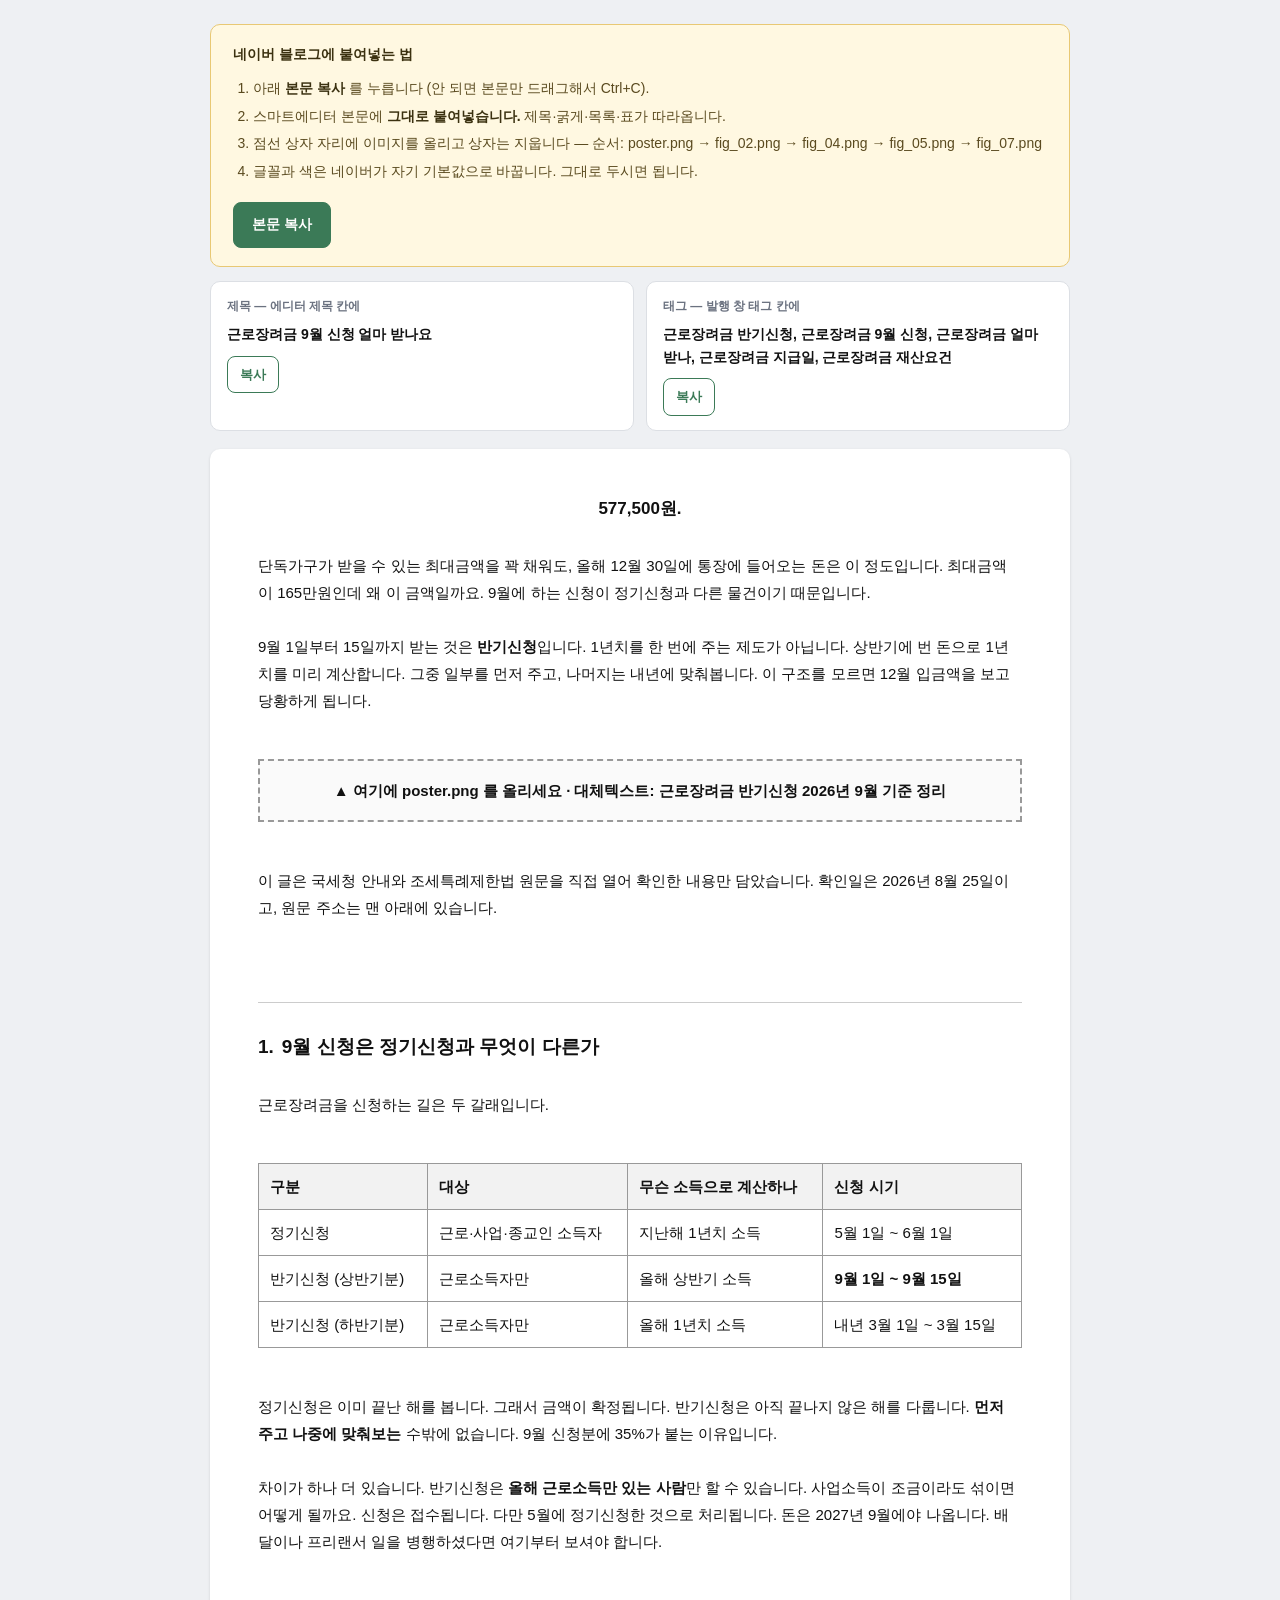
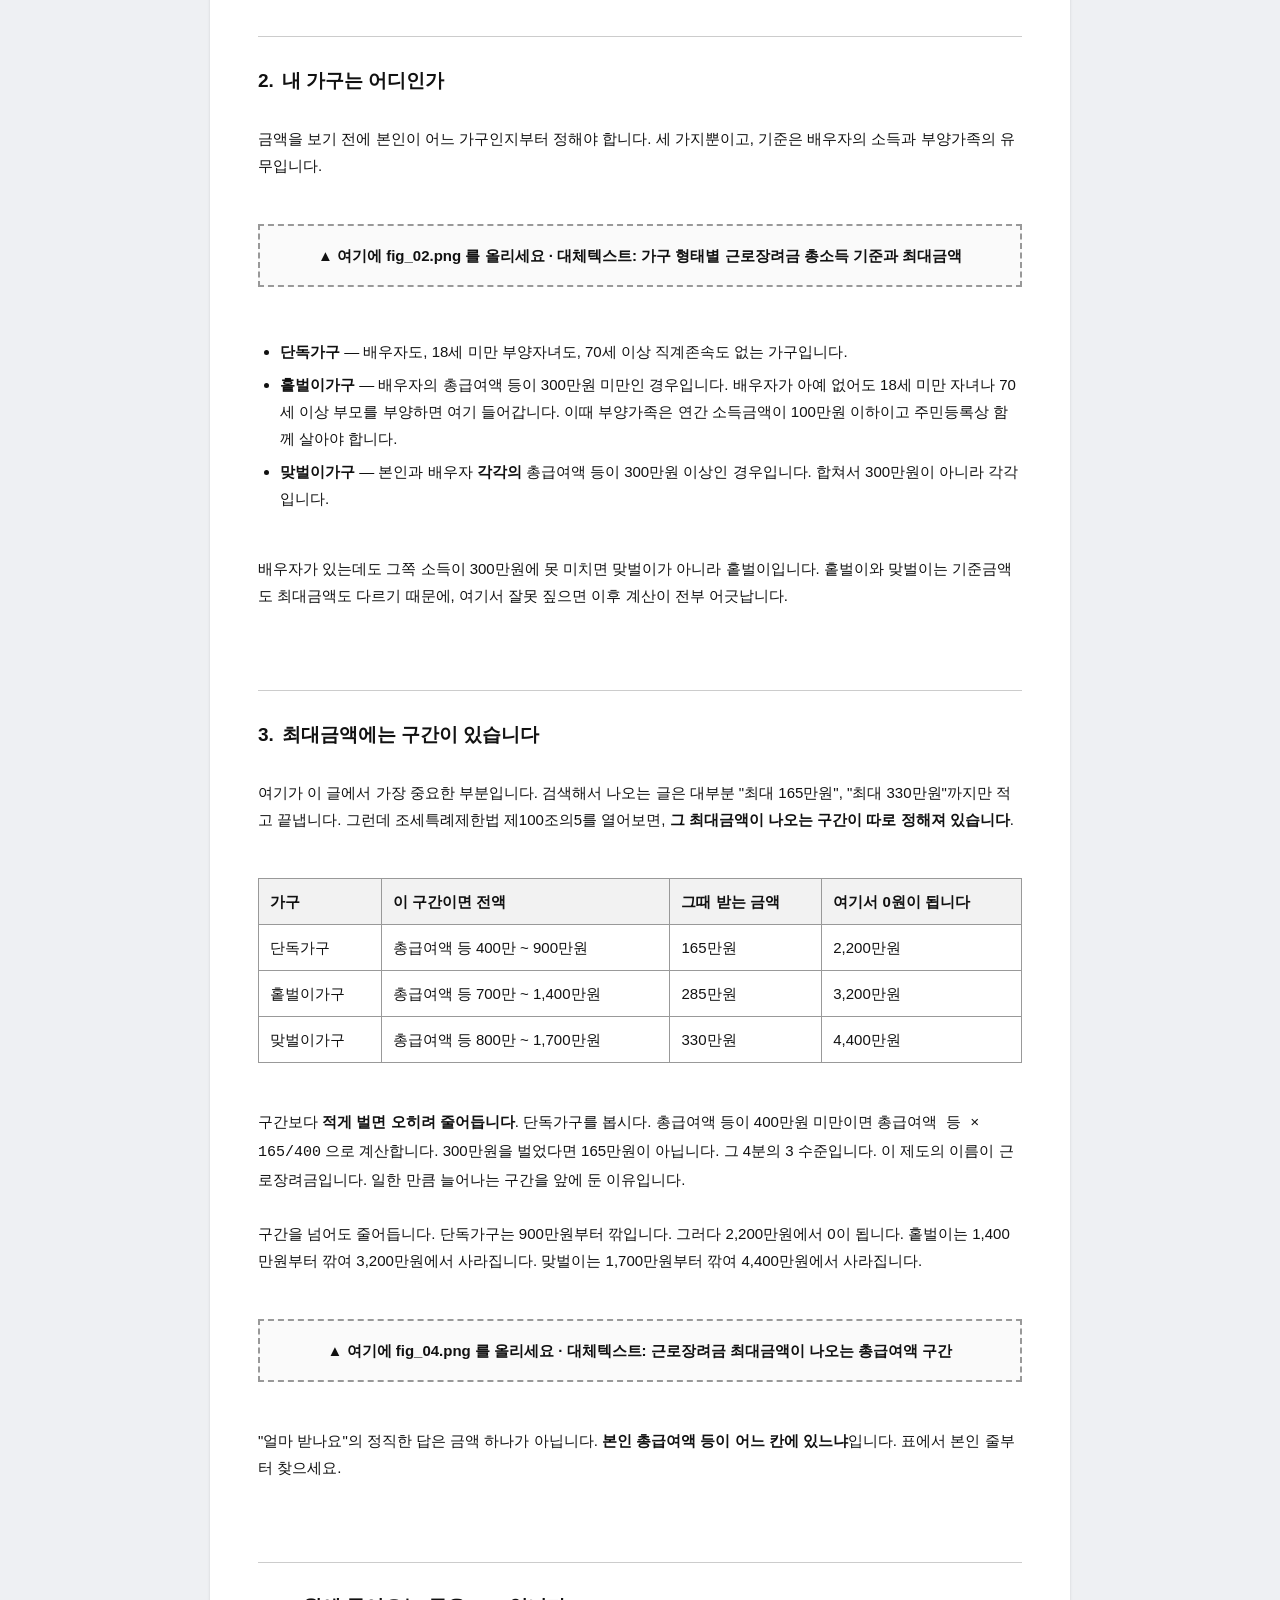
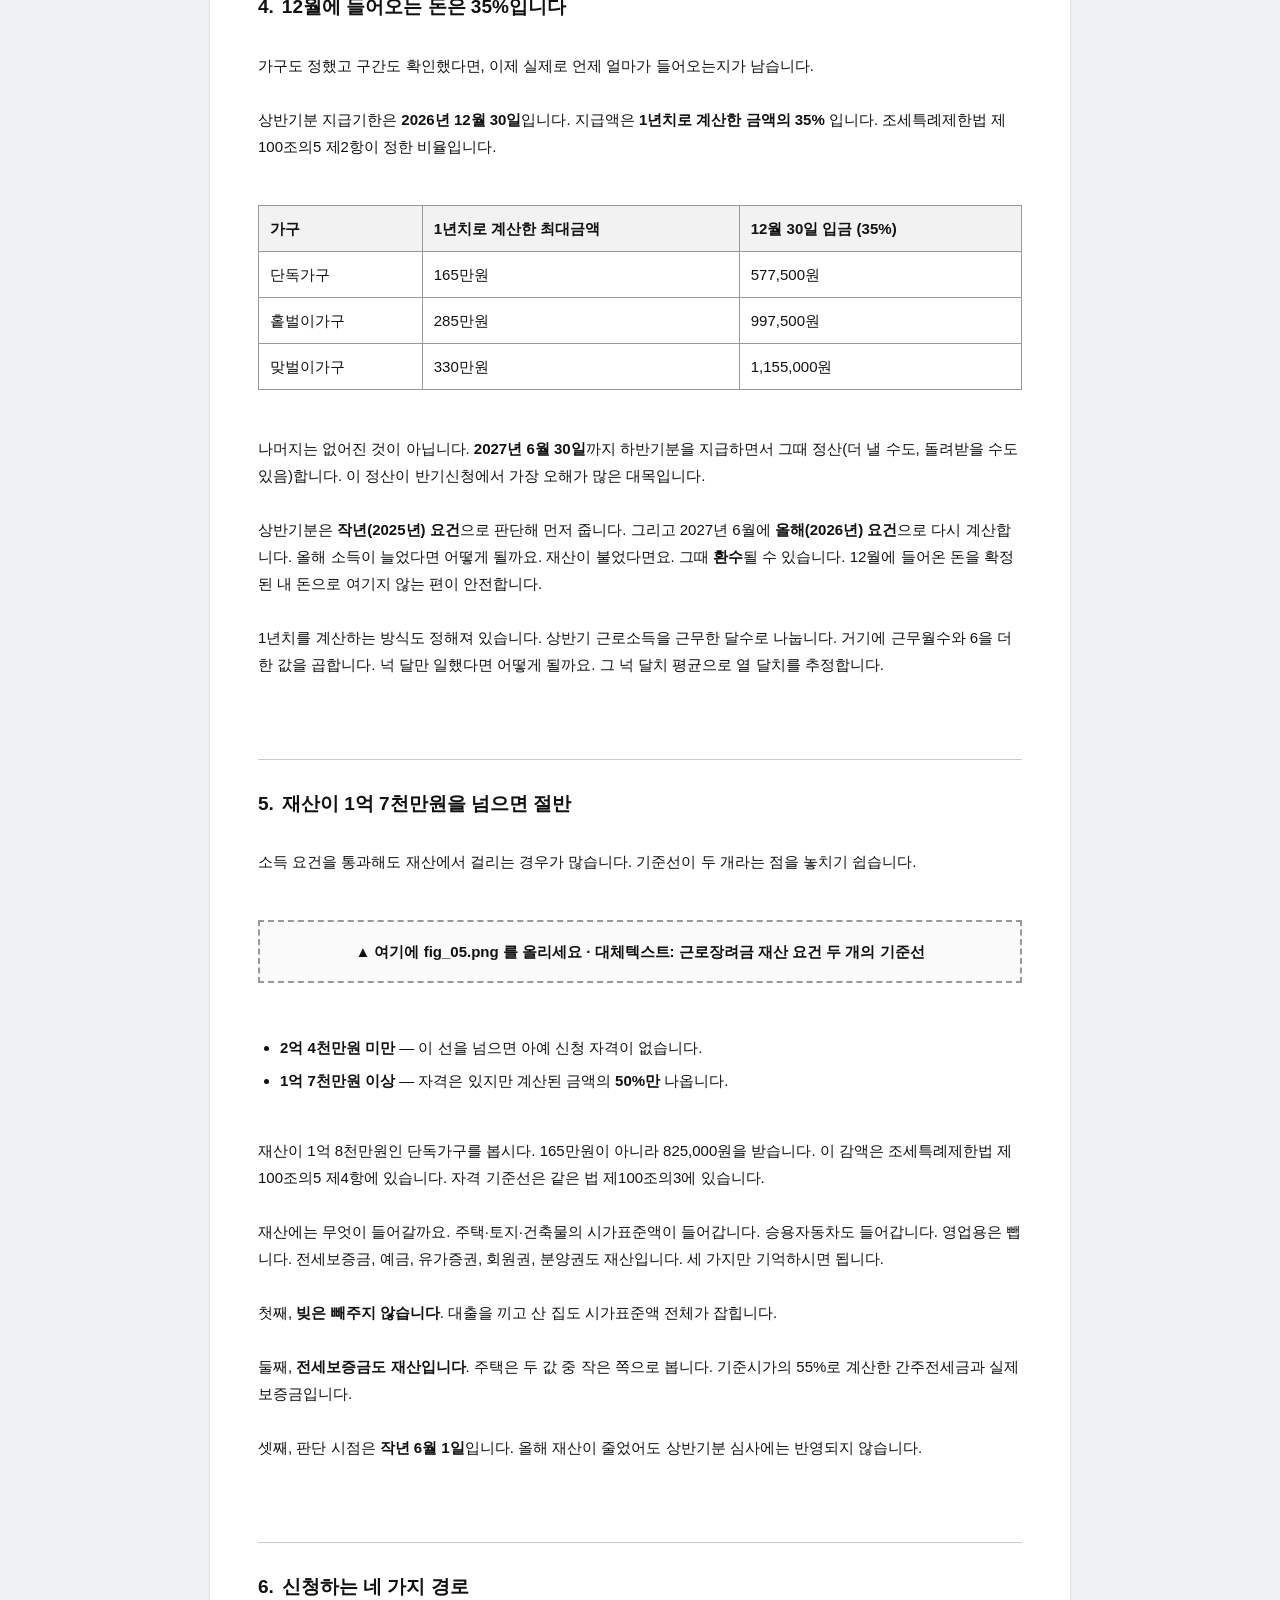
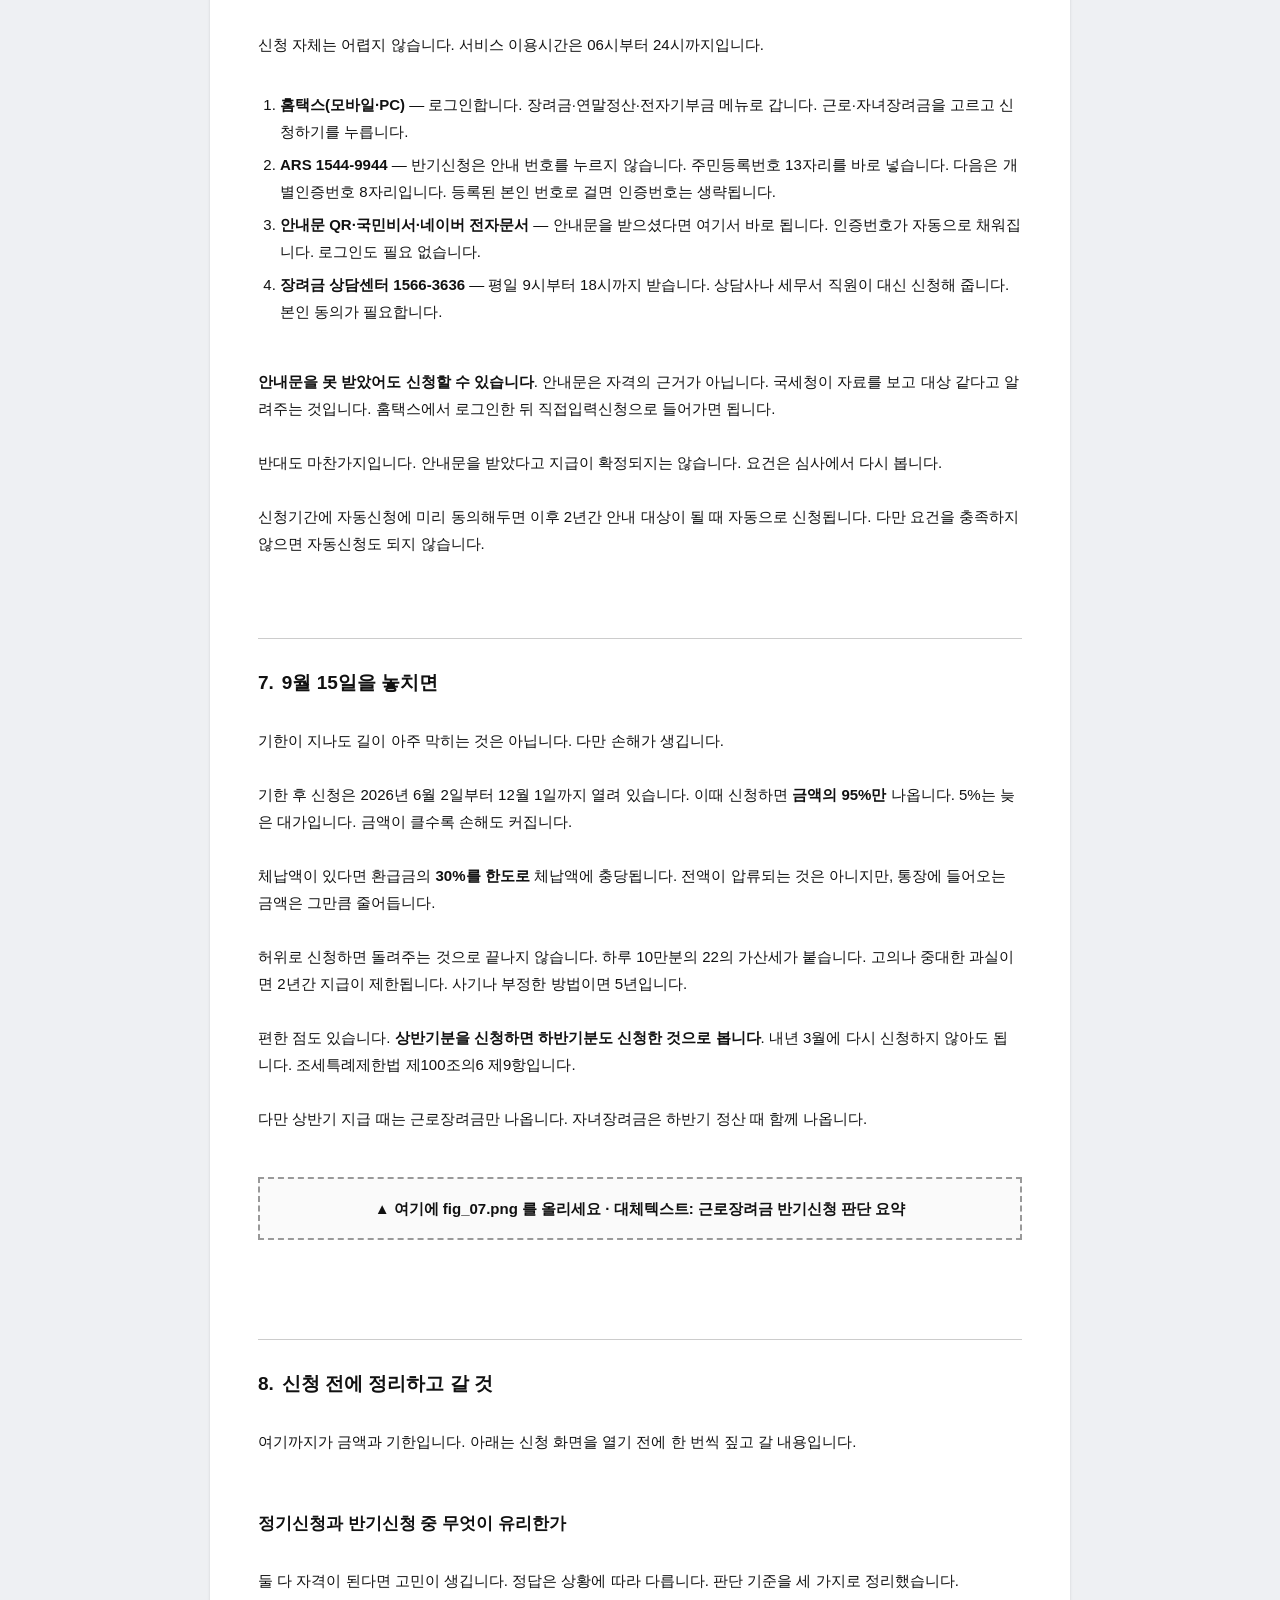
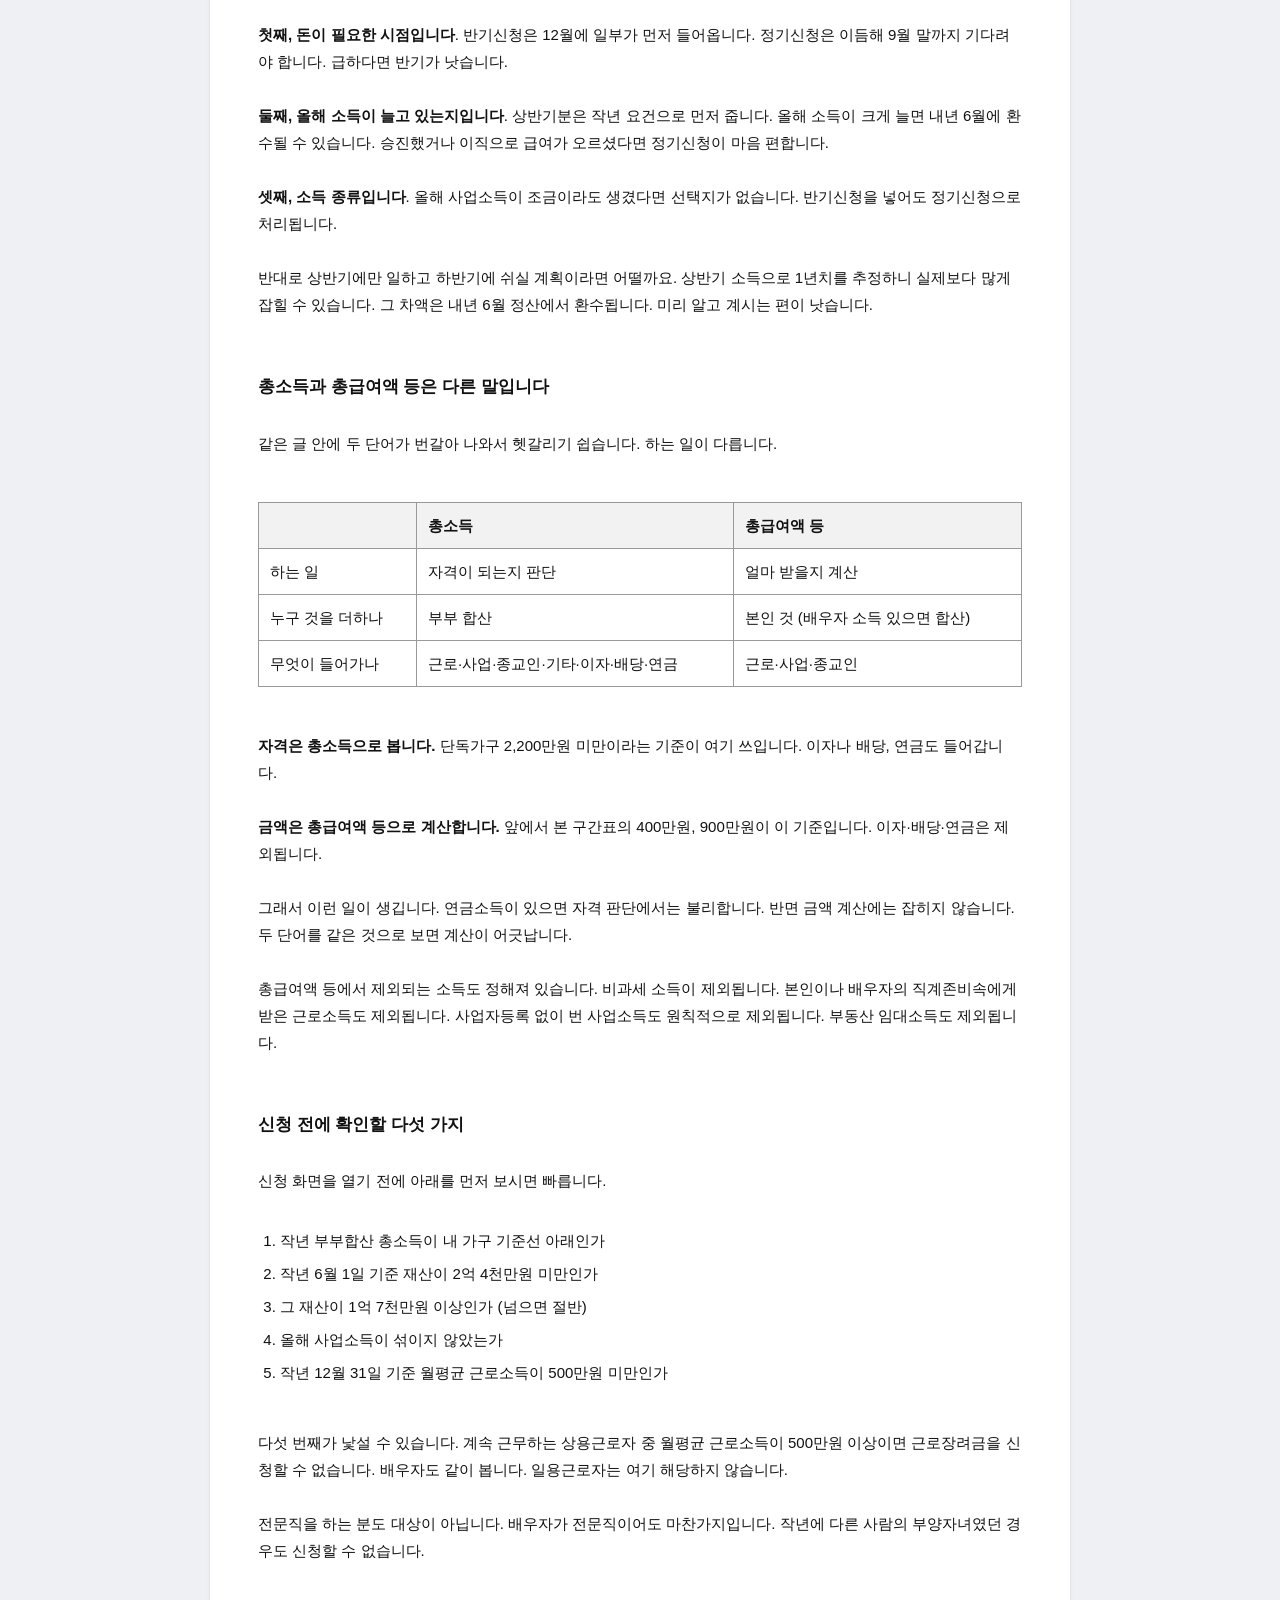
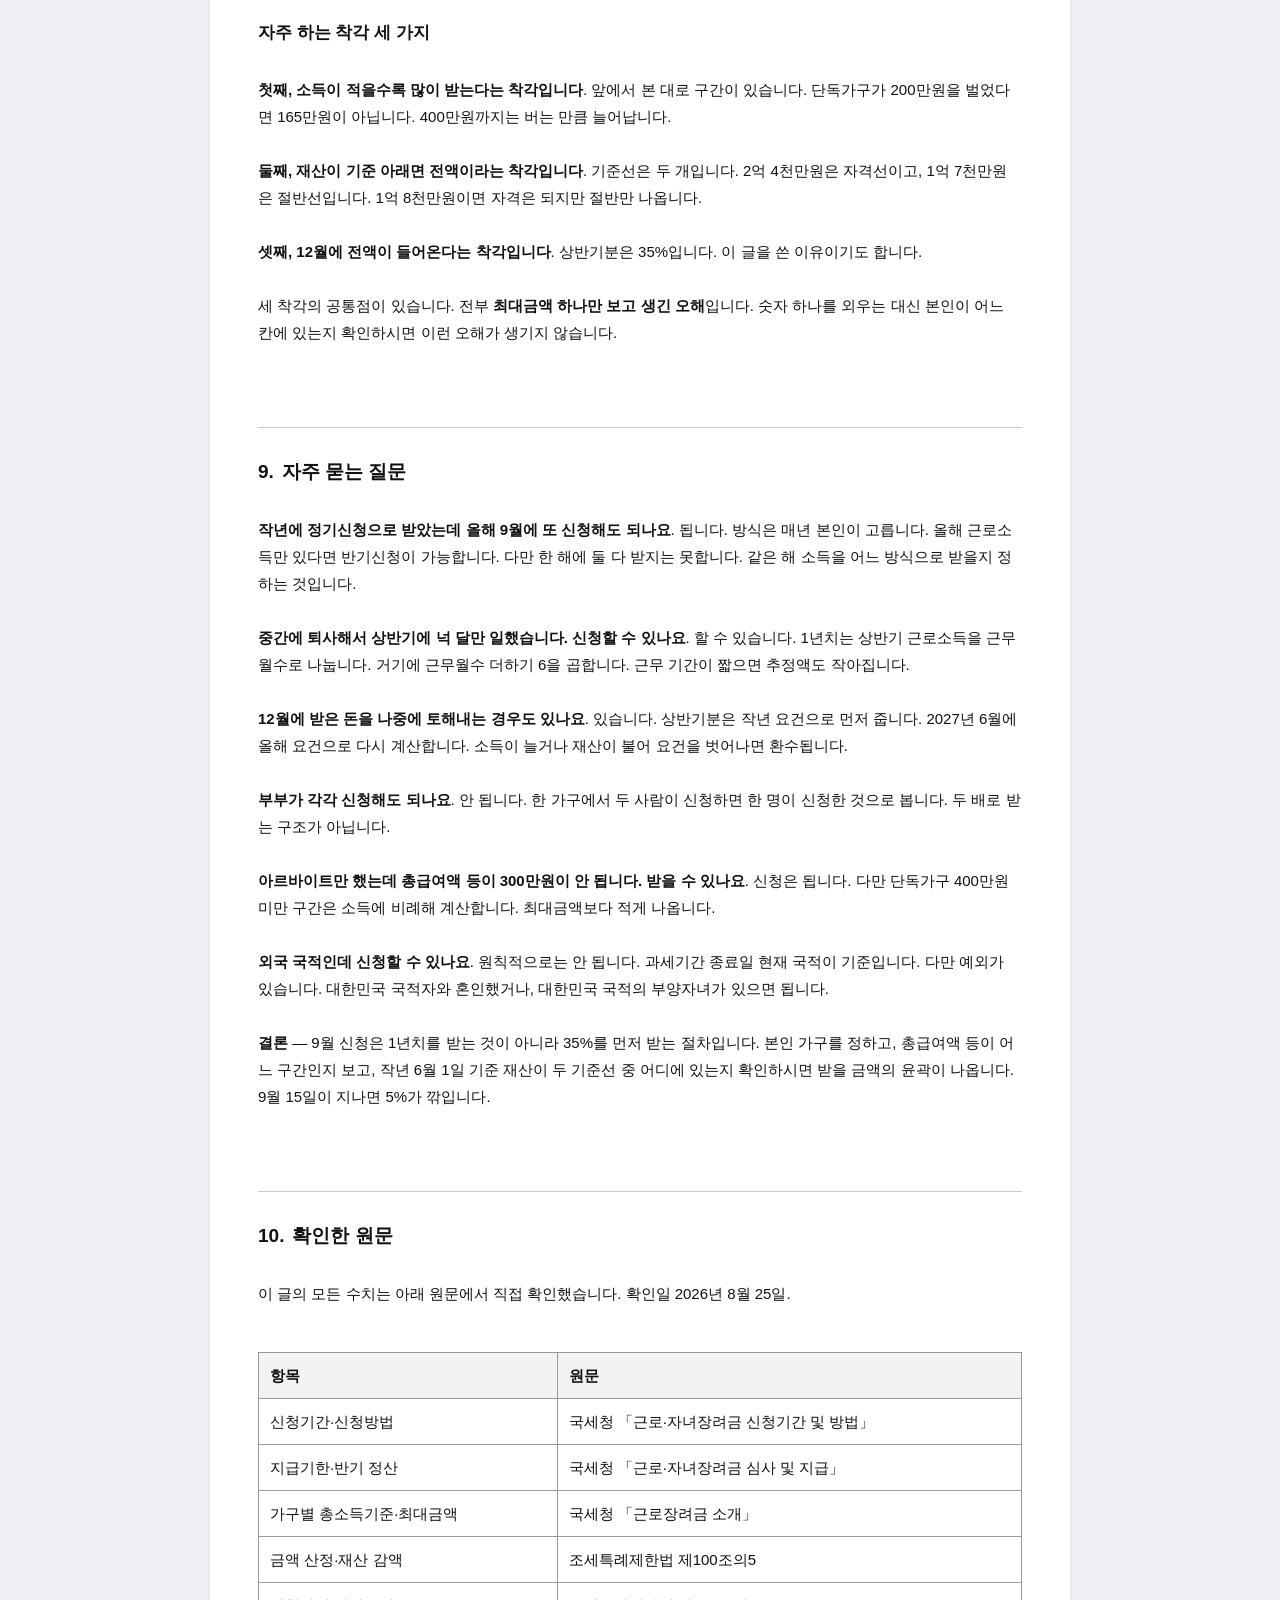
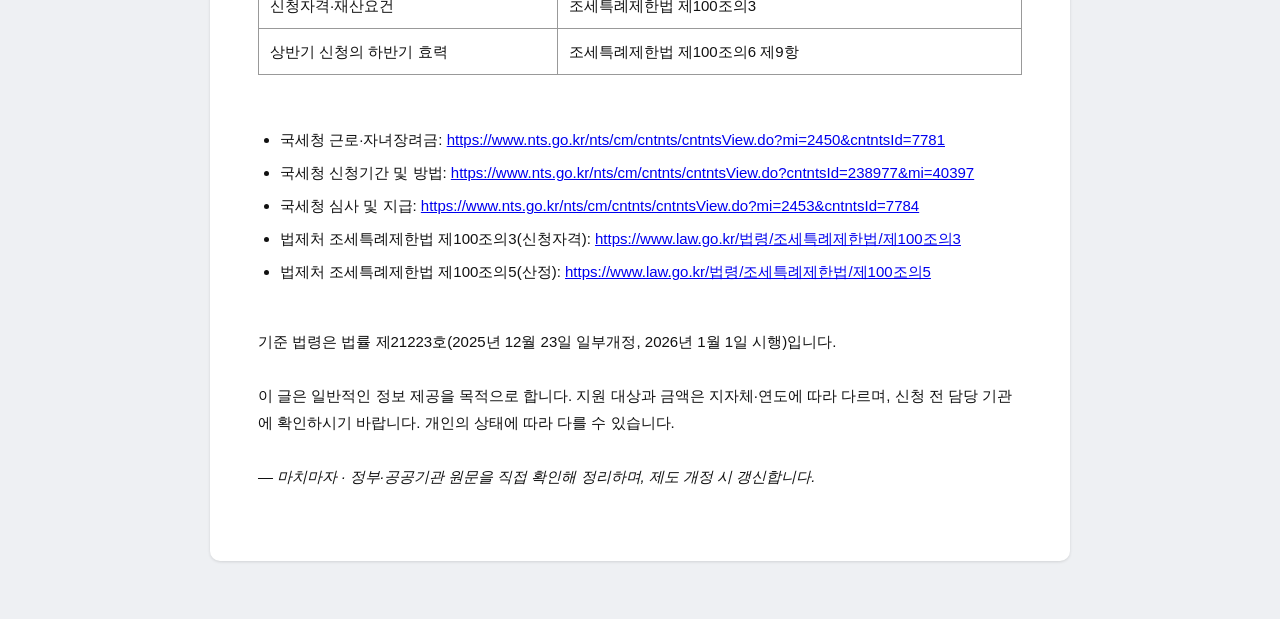
<file: content/2026-08-25-근로장려금-반기신청/publish/naver.html>
<!doctype html><html lang="ko"><head><meta charset="utf-8"><meta name="viewport" content="width=device-width,initial-scale=1"><title>근로장려금 9월 신청 얼마 받나요 — 네이버 붙여넣기용</title><style>
:root{color-scheme:light}
*{box-sizing:border-box}
body{margin:0;background:#eef0f3;
  font-family:-apple-system,BlinkMacSystemFont,"Apple SD Gothic Neo","Malgun Gothic",
  "Noto Sans KR",sans-serif;color:#111;line-height:1.8}
.guide{max-width:860px;margin:24px auto 0;background:#fff8e1;border:1px solid #e8c874;
  border-radius:10px;padding:18px 22px;font-size:14px;line-height:1.7;color:#5a4a1f}
.guide b{color:#3b3110}
.guide ol{margin:10px 0 0;padding-left:20px}
.guide li{margin:4px 0}
button{margin-top:14px;font:inherit;font-weight:700;padding:10px 18px;border-radius:8px;
  border:1px solid #3b7a57;background:#3b7a57;color:#fff;cursor:pointer}
#msg{margin-left:12px;font-weight:700;color:#3b7a57}
.fields{max-width:860px;margin:14px auto 0;display:flex;gap:12px;flex-wrap:wrap}
.fld{flex:1;min-width:260px;background:#fff;border:1px solid #dcdfe4;border-radius:10px;
  padding:14px 16px;font-size:14px}
.fld b{display:block;font-size:12px;color:#6b7280;margin-bottom:6px;font-weight:700}
.fld>div{font-weight:700;color:#111;line-height:1.6;word-break:keep-all}
button.sm{margin-top:10px;padding:6px 12px;font-size:13px;background:#fff;color:#3b7a57}
.sheet{max-width:860px;margin:18px auto 60px;background:#fff;border-radius:10px;
  padding:44px 48px;box-shadow:0 1px 3px rgba(0,0,0,.12)}
/* 아래부터가 실제로 복사되는 부분입니다. 색을 쓰지 않습니다. */
/* 네이버 본문에 가깝게 — 15px · 줄간격 1.8. 보이는 것과 붙은 것이 다르면
   여기서 아무리 예뻐도 소용이 없습니다. */
#body{font-size:15px;line-height:1.8}
#body h2{font-size:19px;font-weight:800;margin:0}
#body h3{font-size:17px;font-weight:800;margin:0}
#body p{margin:0}
#body p:empty,#body p br:only-child{line-height:1.2}
#body hr{border:0;border-top:1px solid #ccc;margin:0}
/* 상세페이지에서 가져온 것 — 리드는 가운데, 소제목엔 번호, 인용은 가운데.
   본문은 왼쪽 정렬 그대로 둡니다. 정보 글에서 가운데 정렬은 눈이 줄 시작을
   매번 찾아야 해서 오히려 느려집니다. */
#body .lead{text-align:center;font-size:17px;line-height:1.9;font-weight:700}
#body .no{display:inline-block;margin-right:8px;font-weight:900}
#body .pull{text-align:center;border:0;background:none;
  font-size:17px;font-weight:700;line-height:1.9;padding:0}
#body .pull p{margin:0}
#body ul,#body ol{margin:0 0 16px;padding-left:22px}
#body li{margin:6px 0}
#body strong{font-weight:800}
#body table{width:100%;border-collapse:collapse;margin:18px 0;font-size:15px}
#body th{border:1px solid #999;padding:9px 11px;background:#f2f2f2;font-weight:800;
  text-align:left}
#body td{border:1px solid #999;padding:9px 11px}
#body blockquote{margin:18px 0;padding:12px 16px;border-left:4px solid #666;
  background:#f7f7f7}
#body .ph{border:2px dashed #999;background:#fafafa;padding:16px;text-align:center;
  font-weight:800;margin:18px 0}
</style></head><body><div class="guide"><b>네이버 블로그에 붙여넣는 법</b><ol><li>아래 <b>본문 복사</b> 를 누릅니다 (안 되면 본문만 드래그해서 Ctrl+C).</li><li>스마트에디터 본문에 <b>그대로 붙여넣습니다.</b> 제목·굵게·목록·표가 따라옵니다.</li><li>점선 상자 자리에 이미지를 올리고 상자는 지웁니다 — 순서: poster.png → fig_02.png → fig_04.png → fig_05.png → fig_07.png</li><li>글꼴과 색은 네이버가 자기 기본값으로 바꿉니다. 그대로 두시면 됩니다.</li></ol><button onclick="pick()">본문 복사</button><span id="msg"></span></div><div class="fields"><div class="fld"><b>제목 — 에디터 제목 칸에</b><div id="ttl">근로장려금 9월 신청 얼마 받나요</div><button class="sm" onclick="grab('ttl','제목을')">복사</button></div><div class="fld"><b>태그 — 발행 창 태그 칸에</b><div id="tag">근로장려금 반기신청, 근로장려금 9월 신청, 근로장려금 얼마 받나, 근로장려금 지급일, 근로장려금 재산요건</div><button class="sm" onclick="grab('tag','태그를')">복사</button></div></div><div class="sheet"><div id="body"><p class="lead"><strong>577,500원</strong>.</p><p><br></p><p>단독가구가 받을 수 있는 최대금액을 꽉 채워도, 올해 12월 30일에 통장에 들어오는 돈은 이 정도입니다. 최대금액이 165만원인데 왜 이 금액일까요. 9월에 하는 신청이 정기신청과 다른 물건이기 때문입니다.</p><p><br></p>
<p>9월 1일부터 15일까지 받는 것은 <strong>반기신청</strong>입니다. 1년치를 한 번에 주는 제도가 아닙니다. 상반기에 번 돈으로 1년치를 미리 계산합니다. 그중 일부를 먼저 주고, 나머지는 내년에 맞춰봅니다. 이 구조를 모르면 12월 입금액을 보고 당황하게 됩니다.</p><p><br></p>
<p class="ph">▲ 여기에 poster.png 를 올리세요 · 대체텍스트: 근로장려금 반기신청 2026년 9월 기준 정리</p><p><br></p>
<p>이 글은 국세청 안내와 조세특례제한법 원문을 직접 열어 확인한 내용만 담았습니다. 확인일은 2026년 8월 25일이고, 원문 주소는 맨 아래에 있습니다.</p><p><br></p>
<p><br></p><p><br></p><hr><p><br></p><h2><span class="no">1.</span>9월 신청은 정기신청과 무엇이 다른가</h2><p><br></p>
<p>근로장려금을 신청하는 길은 두 갈래입니다.</p><p><br></p>
<table>
<thead>
<tr>
<th>구분</th>
<th>대상</th>
<th>무슨 소득으로 계산하나</th>
<th>신청 시기</th>
</tr>
</thead>
<tbody>
<tr>
<td>정기신청</td>
<td>근로·사업·종교인 소득자</td>
<td>지난해 1년치 소득</td>
<td>5월 1일 ~ 6월 1일</td>
</tr>
<tr>
<td>반기신청 (상반기분)</td>
<td>근로소득자만</td>
<td>올해 상반기 소득</td>
<td><strong>9월 1일 ~ 9월 15일</strong></td>
</tr>
<tr>
<td>반기신청 (하반기분)</td>
<td>근로소득자만</td>
<td>올해 1년치 소득</td>
<td>내년 3월 1일 ~ 3월 15일</td>
</tr>
</tbody>
</table><p><br></p>
<p>정기신청은 이미 끝난 해를 봅니다. 그래서 금액이 확정됩니다. 반기신청은 아직 끝나지 않은 해를 다룹니다. <strong>먼저 주고 나중에 맞춰보는</strong> 수밖에 없습니다. 9월 신청분에 35%가 붙는 이유입니다.</p><p><br></p>
<p>차이가 하나 더 있습니다. 반기신청은 <strong>올해 근로소득만 있는 사람</strong>만 할 수 있습니다. 사업소득이 조금이라도 섞이면 어떻게 될까요. 신청은 접수됩니다. 다만 5월에 정기신청한 것으로 처리됩니다. 돈은 2027년 9월에야 나옵니다. 배달이나 프리랜서 일을 병행하셨다면 여기부터 보셔야 합니다.</p><p><br></p>
<p><br></p><p><br></p><hr><p><br></p><h2><span class="no">2.</span>내 가구는 어디인가</h2><p><br></p>
<p>금액을 보기 전에 본인이 어느 가구인지부터 정해야 합니다. 세 가지뿐이고, 기준은 배우자의 소득과 부양가족의 유무입니다.</p><p><br></p>
<p class="ph">▲ 여기에 fig_02.png 를 올리세요 · 대체텍스트: 가구 형태별 근로장려금 총소득 기준과 최대금액</p><p><br></p>
<ul>
<li><strong>단독가구</strong> — 배우자도, 18세 미만 부양자녀도, 70세 이상 직계존속도 없는 가구입니다.</li>
<li><strong>홑벌이가구</strong> — 배우자의 총급여액 등이 300만원 미만인 경우입니다. 배우자가 아예 없어도 18세 미만 자녀나 70세 이상 부모를 부양하면 여기 들어갑니다. 이때 부양가족은 연간 소득금액이 100만원 이하이고 주민등록상 함께 살아야 합니다.</li>
<li><strong>맞벌이가구</strong> — 본인과 배우자 <strong>각각의</strong> 총급여액 등이 300만원 이상인 경우입니다. 합쳐서 300만원이 아니라 각각입니다.</li>
</ul><p><br></p>
<p>배우자가 있는데도 그쪽 소득이 300만원에 못 미치면 맞벌이가 아니라 홑벌이입니다. 홑벌이와 맞벌이는 기준금액도 최대금액도 다르기 때문에, 여기서 잘못 짚으면 이후 계산이 전부 어긋납니다.</p><p><br></p>
<p><br></p><p><br></p><hr><p><br></p><h2><span class="no">3.</span>최대금액에는 구간이 있습니다</h2><p><br></p>
<p>여기가 이 글에서 가장 중요한 부분입니다. 검색해서 나오는 글은 대부분 "최대 165만원", "최대 330만원"까지만 적고 끝냅니다. 그런데 조세특례제한법 제100조의5를 열어보면, <strong>그 최대금액이 나오는 구간이 따로 정해져 있습니다</strong>.</p><p><br></p>
<table>
<thead>
<tr>
<th>가구</th>
<th>이 구간이면 전액</th>
<th>그때 받는 금액</th>
<th>여기서 0원이 됩니다</th>
</tr>
</thead>
<tbody>
<tr>
<td>단독가구</td>
<td>총급여액 등 400만 ~ 900만원</td>
<td>165만원</td>
<td>2,200만원</td>
</tr>
<tr>
<td>홑벌이가구</td>
<td>총급여액 등 700만 ~ 1,400만원</td>
<td>285만원</td>
<td>3,200만원</td>
</tr>
<tr>
<td>맞벌이가구</td>
<td>총급여액 등 800만 ~ 1,700만원</td>
<td>330만원</td>
<td>4,400만원</td>
</tr>
</tbody>
</table><p><br></p>
<p>구간보다 <strong>적게 벌면 오히려 줄어듭니다</strong>. 단독가구를 봅시다. 총급여액 등이 400만원 미만이면 <code>총급여액 등 × 165/400</code> 으로 계산합니다. 300만원을 벌었다면 165만원이 아닙니다. 그 4분의 3 수준입니다. 이 제도의 이름이 근로장려금입니다. 일한 만큼 늘어나는 구간을 앞에 둔 이유입니다.</p><p><br></p>
<p>구간을 넘어도 줄어듭니다. 단독가구는 900만원부터 깎입니다. 그러다 2,200만원에서 0이 됩니다. 홑벌이는 1,400만원부터 깎여 3,200만원에서 사라집니다. 맞벌이는 1,700만원부터 깎여 4,400만원에서 사라집니다.</p><p><br></p>
<p class="ph">▲ 여기에 fig_04.png 를 올리세요 · 대체텍스트: 근로장려금 최대금액이 나오는 총급여액 구간</p><p><br></p>
<p>"얼마 받나요"의 정직한 답은 금액 하나가 아닙니다. <strong>본인 총급여액 등이 어느 칸에 있느냐</strong>입니다. 표에서 본인 줄부터 찾으세요.</p><p><br></p>
<p><br></p><p><br></p><hr><p><br></p><h2><span class="no">4.</span>12월에 들어오는 돈은 35%입니다</h2><p><br></p>
<p>가구도 정했고 구간도 확인했다면, 이제 실제로 언제 얼마가 들어오는지가 남습니다.</p><p><br></p>
<p>상반기분 지급기한은 <strong>2026년 12월 30일</strong>입니다. 지급액은 <strong>1년치로 계산한 금액의 35%</strong> 입니다. 조세특례제한법 제100조의5 제2항이 정한 비율입니다.</p><p><br></p>
<table>
<thead>
<tr>
<th>가구</th>
<th>1년치로 계산한 최대금액</th>
<th>12월 30일 입금 (35%)</th>
</tr>
</thead>
<tbody>
<tr>
<td>단독가구</td>
<td>165만원</td>
<td>577,500원</td>
</tr>
<tr>
<td>홑벌이가구</td>
<td>285만원</td>
<td>997,500원</td>
</tr>
<tr>
<td>맞벌이가구</td>
<td>330만원</td>
<td>1,155,000원</td>
</tr>
</tbody>
</table><p><br></p>
<p>나머지는 없어진 것이 아닙니다. <strong>2027년 6월 30일</strong>까지 하반기분을 지급하면서 그때 정산(더 낼 수도, 돌려받을 수도 있음)합니다. 이 정산이 반기신청에서 가장 오해가 많은 대목입니다.</p><p><br></p>
<p>상반기분은 <strong>작년(2025년) 요건</strong>으로 판단해 먼저 줍니다. 그리고 2027년 6월에 <strong>올해(2026년) 요건</strong>으로 다시 계산합니다. 올해 소득이 늘었다면 어떻게 될까요. 재산이 불었다면요. 그때 <strong>환수</strong>될 수 있습니다. 12월에 들어온 돈을 확정된 내 돈으로 여기지 않는 편이 안전합니다.</p><p><br></p>
<p>1년치를 계산하는 방식도 정해져 있습니다. 상반기 근로소득을 근무한 달수로 나눕니다. 거기에 근무월수와 6을 더한 값을 곱합니다. 넉 달만 일했다면 어떻게 될까요. 그 넉 달치 평균으로 열 달치를 추정합니다.</p><p><br></p>
<p><br></p><p><br></p><hr><p><br></p><h2><span class="no">5.</span>재산이 1억 7천만원을 넘으면 절반</h2><p><br></p>
<p>소득 요건을 통과해도 재산에서 걸리는 경우가 많습니다. 기준선이 두 개라는 점을 놓치기 쉽습니다.</p><p><br></p>
<p class="ph">▲ 여기에 fig_05.png 를 올리세요 · 대체텍스트: 근로장려금 재산 요건 두 개의 기준선</p><p><br></p>
<ul>
<li><strong>2억 4천만원 미만</strong> — 이 선을 넘으면 아예 신청 자격이 없습니다.</li>
<li><strong>1억 7천만원 이상</strong> — 자격은 있지만 계산된 금액의 <strong>50%만</strong> 나옵니다.</li>
</ul><p><br></p>
<p>재산이 1억 8천만원인 단독가구를 봅시다. 165만원이 아니라 825,000원을 받습니다. 이 감액은 조세특례제한법 제100조의5 제4항에 있습니다. 자격 기준선은 같은 법 제100조의3에 있습니다.</p><p><br></p>
<p>재산에는 무엇이 들어갈까요. 주택·토지·건축물의 시가표준액이 들어갑니다. 승용자동차도 들어갑니다. 영업용은 뺍니다. 전세보증금, 예금, 유가증권, 회원권, 분양권도 재산입니다. 세 가지만 기억하시면 됩니다.</p><p><br></p>
<p>첫째, <strong>빚은 빼주지 않습니다</strong>. 대출을 끼고 산 집도 시가표준액 전체가 잡힙니다.</p><p><br></p>
<p>둘째, <strong>전세보증금도 재산입니다</strong>. 주택은 두 값 중 작은 쪽으로 봅니다. 기준시가의 55%로 계산한 간주전세금과 실제 보증금입니다.</p><p><br></p>
<p>셋째, 판단 시점은 <strong>작년 6월 1일</strong>입니다. 올해 재산이 줄었어도 상반기분 심사에는 반영되지 않습니다.</p><p><br></p>
<p><br></p><p><br></p><hr><p><br></p><h2><span class="no">6.</span>신청하는 네 가지 경로</h2><p><br></p>
<p>신청 자체는 어렵지 않습니다. 서비스 이용시간은 06시부터 24시까지입니다.</p><p><br></p>
<ol>
<li><strong>홈택스(모바일·PC)</strong> — 로그인합니다. 장려금·연말정산·전자기부금 메뉴로 갑니다. 근로·자녀장려금을 고르고 신청하기를 누릅니다.</li>
<li><strong>ARS 1544-9944</strong> — 반기신청은 안내 번호를 누르지 않습니다. 주민등록번호 13자리를 바로 넣습니다. 다음은 개별인증번호 8자리입니다. 등록된 본인 번호로 걸면 인증번호는 생략됩니다.</li>
<li><strong>안내문 QR·국민비서·네이버 전자문서</strong> — 안내문을 받으셨다면 여기서 바로 됩니다. 인증번호가 자동으로 채워집니다. 로그인도 필요 없습니다.</li>
<li><strong>장려금 상담센터 1566-3636</strong> — 평일 9시부터 18시까지 받습니다. 상담사나 세무서 직원이 대신 신청해 줍니다. 본인 동의가 필요합니다.</li>
</ol><p><br></p>
<p><strong>안내문을 못 받았어도 신청할 수 있습니다</strong>. 안내문은 자격의 근거가 아닙니다. 국세청이 자료를 보고 대상 같다고 알려주는 것입니다. 홈택스에서 로그인한 뒤 직접입력신청으로 들어가면 됩니다.</p><p><br></p>
<p>반대도 마찬가지입니다. 안내문을 받았다고 지급이 확정되지는 않습니다. 요건은 심사에서 다시 봅니다.</p><p><br></p>
<p>신청기간에 자동신청에 미리 동의해두면 이후 2년간 안내 대상이 될 때 자동으로 신청됩니다. 다만 요건을 충족하지 않으면 자동신청도 되지 않습니다.</p><p><br></p>
<p><br></p><p><br></p><hr><p><br></p><h2><span class="no">7.</span>9월 15일을 놓치면</h2><p><br></p>
<p>기한이 지나도 길이 아주 막히는 것은 아닙니다. 다만 손해가 생깁니다.</p><p><br></p>
<p>기한 후 신청은 2026년 6월 2일부터 12월 1일까지 열려 있습니다. 이때 신청하면 <strong>금액의 95%만</strong> 나옵니다. 5%는 늦은 대가입니다. 금액이 클수록 손해도 커집니다.</p><p><br></p>
<p>체납액이 있다면 환급금의 <strong>30%를 한도로</strong> 체납액에 충당됩니다. 전액이 압류되는 것은 아니지만, 통장에 들어오는 금액은 그만큼 줄어듭니다.</p><p><br></p>
<p>허위로 신청하면 돌려주는 것으로 끝나지 않습니다. 하루 10만분의 22의 가산세가 붙습니다. 고의나 중대한 과실이면 2년간 지급이 제한됩니다. 사기나 부정한 방법이면 5년입니다.</p><p><br></p>
<p>편한 점도 있습니다. <strong>상반기분을 신청하면 하반기분도 신청한 것으로 봅니다</strong>. 내년 3월에 다시 신청하지 않아도 됩니다. 조세특례제한법 제100조의6 제9항입니다.</p><p><br></p>
<p>다만 상반기 지급 때는 근로장려금만 나옵니다. 자녀장려금은 하반기 정산 때 함께 나옵니다.</p><p><br></p>
<p class="ph">▲ 여기에 fig_07.png 를 올리세요 · 대체텍스트: 근로장려금 반기신청 판단 요약</p><p><br></p>
<p><br></p><p><br></p><hr><p><br></p><h2><span class="no">8.</span>신청 전에 정리하고 갈 것</h2><p><br></p>
<p>여기까지가 금액과 기한입니다. 아래는 신청 화면을 열기 전에 한 번씩 짚고 갈 내용입니다.</p><p><br></p>
<p><br></p><h3>정기신청과 반기신청 중 무엇이 유리한가</h3><p><br></p>
<p>둘 다 자격이 된다면 고민이 생깁니다. 정답은 상황에 따라 다릅니다. 판단 기준을 세 가지로 정리했습니다.</p><p><br></p>
<p><strong>첫째, 돈이 필요한 시점입니다</strong>. 반기신청은 12월에 일부가 먼저 들어옵니다. 정기신청은 이듬해 9월 말까지 기다려야 합니다. 급하다면 반기가 낫습니다.</p><p><br></p>
<p><strong>둘째, 올해 소득이 늘고 있는지입니다</strong>. 상반기분은 작년 요건으로 먼저 줍니다. 올해 소득이 크게 늘면 내년 6월에 환수될 수 있습니다. 승진했거나 이직으로 급여가 오르셨다면 정기신청이 마음 편합니다.</p><p><br></p>
<p><strong>셋째, 소득 종류입니다</strong>. 올해 사업소득이 조금이라도 생겼다면 선택지가 없습니다. 반기신청을 넣어도 정기신청으로 처리됩니다.</p><p><br></p>
<p>반대로 상반기에만 일하고 하반기에 쉬실 계획이라면 어떨까요. 상반기 소득으로 1년치를 추정하니 실제보다 많게 잡힐 수 있습니다. 그 차액은 내년 6월 정산에서 환수됩니다. 미리 알고 계시는 편이 낫습니다.</p><p><br></p>
<p><br></p><h3>총소득과 총급여액 등은 다른 말입니다</h3><p><br></p>
<p>같은 글 안에 두 단어가 번갈아 나와서 헷갈리기 쉽습니다. 하는 일이 다릅니다.</p><p><br></p>
<table>
<thead>
<tr>
<th></th>
<th>총소득</th>
<th>총급여액 등</th>
</tr>
</thead>
<tbody>
<tr>
<td>하는 일</td>
<td>자격이 되는지 판단</td>
<td>얼마 받을지 계산</td>
</tr>
<tr>
<td>누구 것을 더하나</td>
<td>부부 합산</td>
<td>본인 것 (배우자 소득 있으면 합산)</td>
</tr>
<tr>
<td>무엇이 들어가나</td>
<td>근로·사업·종교인·기타·이자·배당·연금</td>
<td>근로·사업·종교인</td>
</tr>
</tbody>
</table><p><br></p>
<p><strong>자격은 총소득으로 봅니다.</strong> 단독가구 2,200만원 미만이라는 기준이 여기 쓰입니다. 이자나 배당, 연금도 들어갑니다.</p><p><br></p>
<p><strong>금액은 총급여액 등으로 계산합니다.</strong> 앞에서 본 구간표의 400만원, 900만원이 이 기준입니다. 이자·배당·연금은 제외됩니다.</p><p><br></p>
<p>그래서 이런 일이 생깁니다. 연금소득이 있으면 자격 판단에서는 불리합니다. 반면 금액 계산에는 잡히지 않습니다. 두 단어를 같은 것으로 보면 계산이 어긋납니다.</p><p><br></p>
<p>총급여액 등에서 제외되는 소득도 정해져 있습니다. 비과세 소득이 제외됩니다. 본인이나 배우자의 직계존비속에게 받은 근로소득도 제외됩니다. 사업자등록 없이 번 사업소득도 원칙적으로 제외됩니다. 부동산 임대소득도 제외됩니다.</p><p><br></p>
<p><br></p><h3>신청 전에 확인할 다섯 가지</h3><p><br></p>
<p>신청 화면을 열기 전에 아래를 먼저 보시면 빠릅니다.</p><p><br></p>
<ol>
<li>작년 부부합산 총소득이 내 가구 기준선 아래인가</li>
<li>작년 6월 1일 기준 재산이 2억 4천만원 미만인가</li>
<li>그 재산이 1억 7천만원 이상인가 (넘으면 절반)</li>
<li>올해 사업소득이 섞이지 않았는가</li>
<li>작년 12월 31일 기준 월평균 근로소득이 500만원 미만인가</li>
</ol><p><br></p>
<p>다섯 번째가 낯설 수 있습니다. 계속 근무하는 상용근로자 중 월평균 근로소득이 500만원 이상이면 근로장려금을 신청할 수 없습니다. 배우자도 같이 봅니다. 일용근로자는 여기 해당하지 않습니다.</p><p><br></p>
<p>전문직을 하는 분도 대상이 아닙니다. 배우자가 전문직이어도 마찬가지입니다. 작년에 다른 사람의 부양자녀였던 경우도 신청할 수 없습니다.</p><p><br></p>
<p><br></p><h3>자주 하는 착각 세 가지</h3><p><br></p>
<p><strong>첫째, 소득이 적을수록 많이 받는다는 착각입니다</strong>. 앞에서 본 대로 구간이 있습니다. 단독가구가 200만원을 벌었다면 165만원이 아닙니다. 400만원까지는 버는 만큼 늘어납니다.</p><p><br></p>
<p><strong>둘째, 재산이 기준 아래면 전액이라는 착각입니다</strong>. 기준선은 두 개입니다. 2억 4천만원은 자격선이고, 1억 7천만원은 절반선입니다. 1억 8천만원이면 자격은 되지만 절반만 나옵니다.</p><p><br></p>
<p><strong>셋째, 12월에 전액이 들어온다는 착각입니다</strong>. 상반기분은 35%입니다. 이 글을 쓴 이유이기도 합니다.</p><p><br></p>
<p>세 착각의 공통점이 있습니다. 전부 <strong>최대금액 하나만 보고 생긴 오해</strong>입니다. 숫자 하나를 외우는 대신 본인이 어느 칸에 있는지 확인하시면 이런 오해가 생기지 않습니다.</p><p><br></p>
<p><br></p><p><br></p><hr><p><br></p><h2><span class="no">9.</span>자주 묻는 질문</h2><p><br></p>
<p><strong>작년에 정기신청으로 받았는데 올해 9월에 또 신청해도 되나요</strong>.
됩니다. 방식은 매년 본인이 고릅니다. 올해 근로소득만 있다면 반기신청이 가능합니다. 다만 한 해에 둘 다 받지는 못합니다. 같은 해 소득을 어느 방식으로 받을지 정하는 것입니다.</p><p><br></p>
<p><strong>중간에 퇴사해서 상반기에 넉 달만 일했습니다. 신청할 수 있나요</strong>.
할 수 있습니다. 1년치는 상반기 근로소득을 근무월수로 나눕니다. 거기에 근무월수 더하기 6을 곱합니다. 근무 기간이 짧으면 추정액도 작아집니다.</p><p><br></p>
<p><strong>12월에 받은 돈을 나중에 토해내는 경우도 있나요</strong>.
있습니다. 상반기분은 작년 요건으로 먼저 줍니다. 2027년 6월에 올해 요건으로 다시 계산합니다. 소득이 늘거나 재산이 불어 요건을 벗어나면 환수됩니다.</p><p><br></p>
<p><strong>부부가 각각 신청해도 되나요</strong>.
안 됩니다. 한 가구에서 두 사람이 신청하면 한 명이 신청한 것으로 봅니다. 두 배로 받는 구조가 아닙니다.</p><p><br></p>
<p><strong>아르바이트만 했는데 총급여액 등이 300만원이 안 됩니다. 받을 수 있나요</strong>.
신청은 됩니다. 다만 단독가구 400만원 미만 구간은 소득에 비례해 계산합니다. 최대금액보다 적게 나옵니다.</p><p><br></p>
<p><strong>외국 국적인데 신청할 수 있나요</strong>.
원칙적으로는 안 됩니다. 과세기간 종료일 현재 국적이 기준입니다. 다만 예외가 있습니다. 대한민국 국적자와 혼인했거나, 대한민국 국적의 부양자녀가 있으면 됩니다.</p><p><br></p>
<p><strong>결론</strong> — 9월 신청은 1년치를 받는 것이 아니라 35%를 먼저 받는 절차입니다. 본인 가구를 정하고, 총급여액 등이 어느 구간인지 보고, 작년 6월 1일 기준 재산이 두 기준선 중 어디에 있는지 확인하시면 받을 금액의 윤곽이 나옵니다. 9월 15일이 지나면 5%가 깎입니다.</p><p><br></p>
<p><br></p><p><br></p><hr><p><br></p><h2><span class="no">10.</span>확인한 원문</h2><p><br></p>
<p>이 글의 모든 수치는 아래 원문에서 직접 확인했습니다. 확인일 2026년 8월 25일.</p><p><br></p>
<table>
<thead>
<tr>
<th>항목</th>
<th>원문</th>
</tr>
</thead>
<tbody>
<tr>
<td>신청기간·신청방법</td>
<td>국세청 「근로·자녀장려금 신청기간 및 방법」</td>
</tr>
<tr>
<td>지급기한·반기 정산</td>
<td>국세청 「근로·자녀장려금 심사 및 지급」</td>
</tr>
<tr>
<td>가구별 총소득기준·최대금액</td>
<td>국세청 「근로장려금 소개」</td>
</tr>
<tr>
<td>금액 산정·재산 감액</td>
<td>조세특례제한법 제100조의5</td>
</tr>
<tr>
<td>신청자격·재산요건</td>
<td>조세특례제한법 제100조의3</td>
</tr>
<tr>
<td>상반기 신청의 하반기 효력</td>
<td>조세특례제한법 제100조의6 제9항</td>
</tr>
</tbody>
</table><p><br></p>
<ul>
<li>국세청 근로·자녀장려금: <a href="https://www.nts.go.kr/nts/cm/cntnts/cntntsView.do?mi=2450&amp;cntntsId=7781">https://www.nts.go.kr/nts/cm/cntnts/cntntsView.do?mi=2450&amp;cntntsId=7781</a></li>
<li>국세청 신청기간 및 방법: <a href="https://www.nts.go.kr/nts/cm/cntnts/cntntsView.do?cntntsId=238977&amp;mi=40397">https://www.nts.go.kr/nts/cm/cntnts/cntntsView.do?cntntsId=238977&amp;mi=40397</a></li>
<li>국세청 심사 및 지급: <a href="https://www.nts.go.kr/nts/cm/cntnts/cntntsView.do?mi=2453&amp;cntntsId=7784">https://www.nts.go.kr/nts/cm/cntnts/cntntsView.do?mi=2453&amp;cntntsId=7784</a></li>
<li>법제처 조세특례제한법 제100조의3(신청자격): <a href="https://www.law.go.kr/법령/조세특례제한법/제100조의3">https://www.law.go.kr/법령/조세특례제한법/제100조의3</a></li>
<li>법제처 조세특례제한법 제100조의5(산정): <a href="https://www.law.go.kr/법령/조세특례제한법/제100조의5">https://www.law.go.kr/법령/조세특례제한법/제100조의5</a></li>
</ul><p><br></p>
<p>기준 법령은 법률 제21223호(2025년 12월 23일 일부개정, 2026년 1월 1일 시행)입니다.</p><p><br></p>
<p>이 글은 일반적인 정보 제공을 목적으로 합니다. 지원 대상과 금액은 지자체·연도에 따라 다르며, 신청 전 담당 기관에 확인하시기 바랍니다. 개인의 상태에 따라 다를 수 있습니다.</p><p><br></p>
<p><em>— 마치마자 · 정부·공공기관 원문을 직접 확인해 정리하며, 제도 개정 시 갱신합니다.</em></p><p><br></p></div></div><script>
function grab(id, label){
  const el = document.getElementById(id);
  const r = document.createRange(); r.selectNodeContents(el);
  const s = window.getSelection(); s.removeAllRanges(); s.addRange(r);
  let ok = false;
  try { ok = document.execCommand('copy'); } catch (e) { ok = false; }
  s.removeAllRanges();
  document.getElementById('msg').textContent =
    ok ? label + ' 복사했습니다.' : label + ' 직접 드래그해서 Ctrl+C 하세요.';
}
function pick(){
  const el = document.getElementById('body');
  const r = document.createRange(); r.selectNodeContents(el);
  const s = window.getSelection(); s.removeAllRanges(); s.addRange(r);
  let ok = false;
  try { ok = document.execCommand('copy'); } catch (e) { ok = false; }
  document.getElementById('msg').textContent =
    ok ? '복사했습니다. 스마트에디터에 붙여넣으세요.'
       : '본문이 선택됐습니다. Ctrl+C (맥은 Cmd+C) 를 누르세요.';
}
</script></body></html>
</file>
